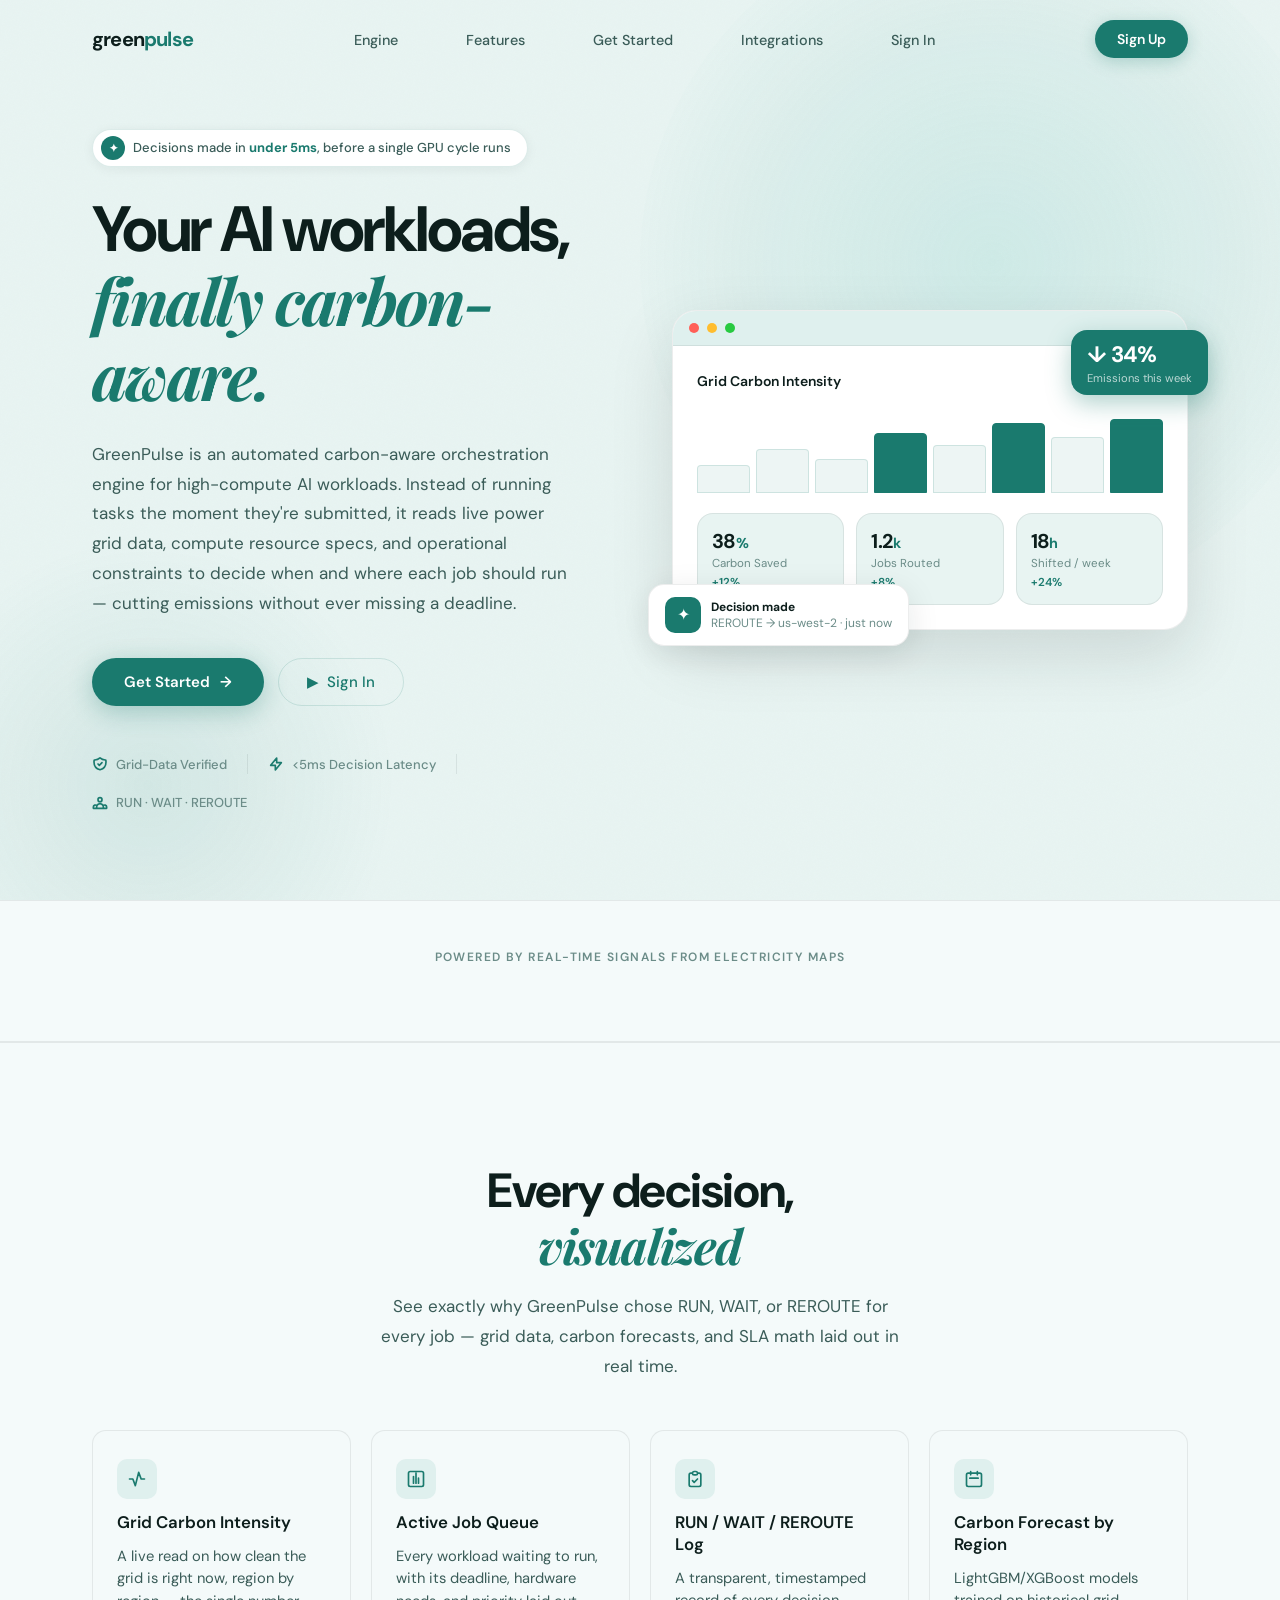
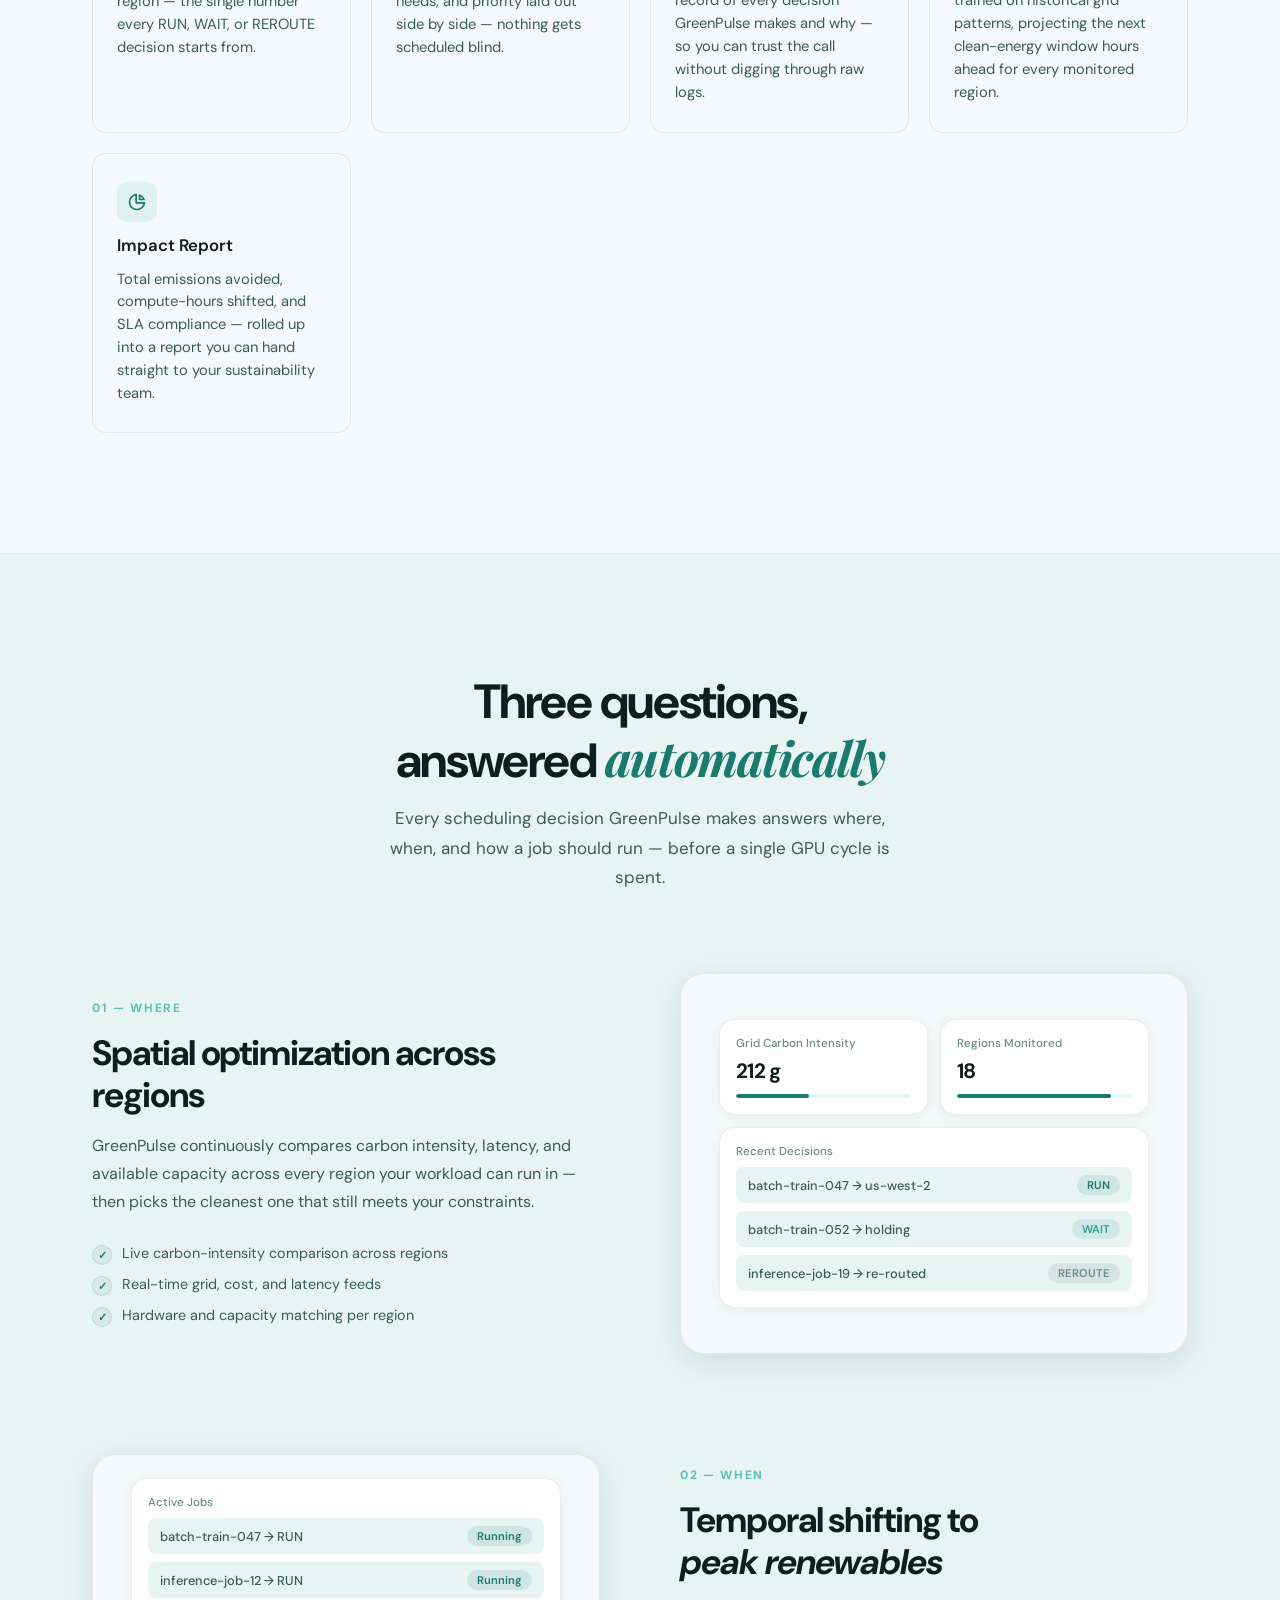
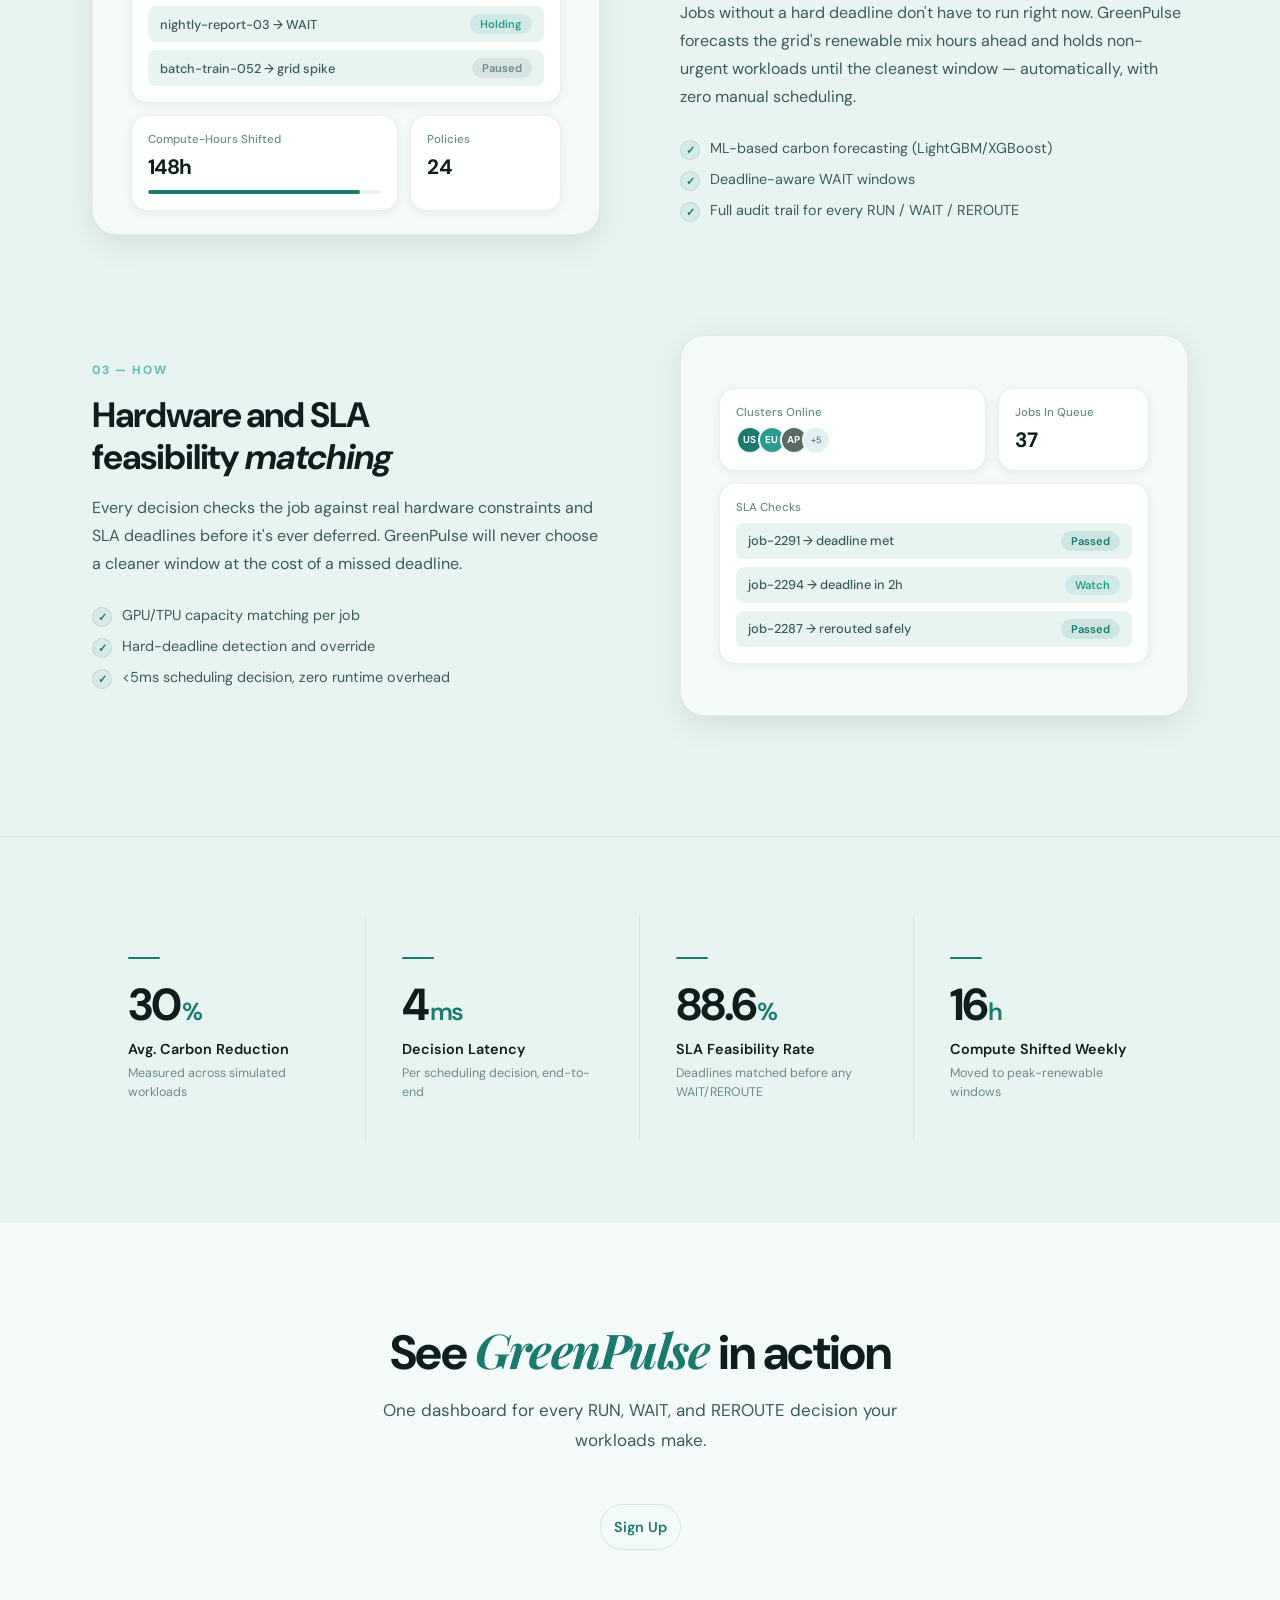
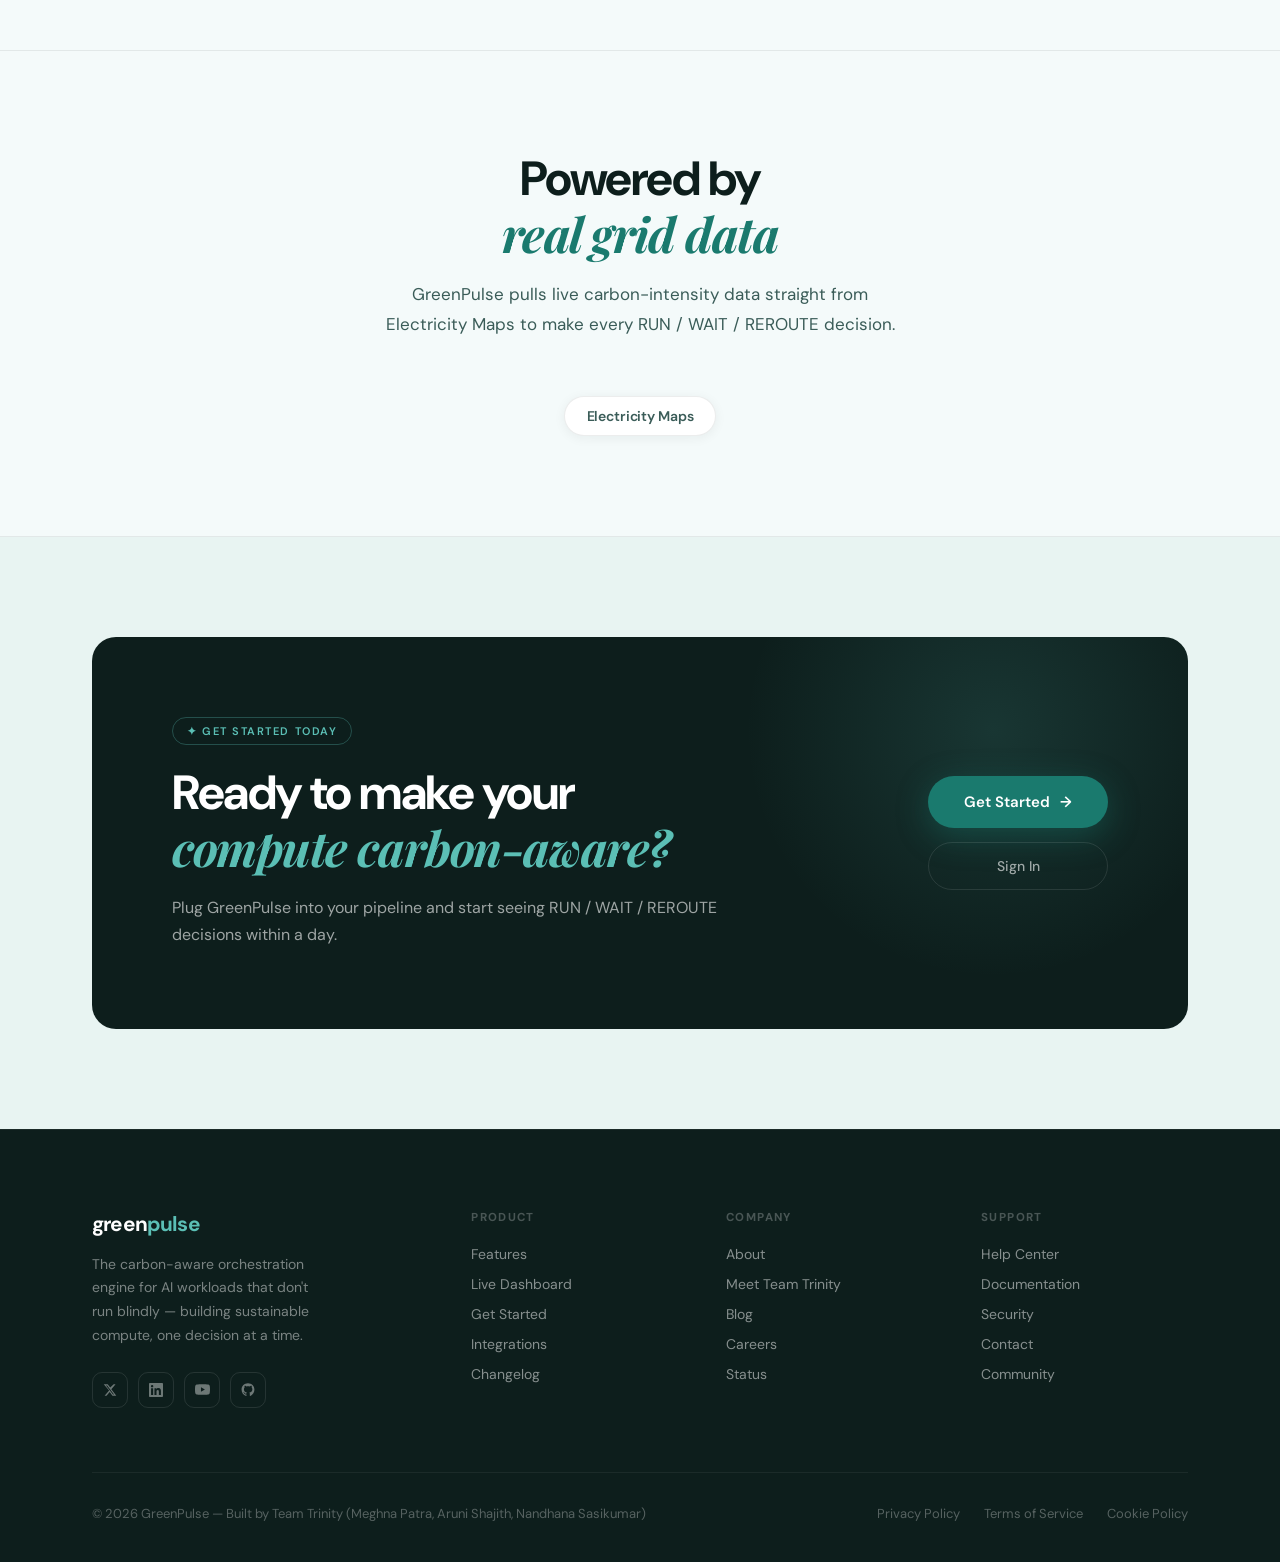
<file: frontend/index.html>
<!DOCTYPE html>
<html lang="en">
<head>
  <meta charset="UTF-8" />
  <meta name="viewport" content="width=device-width, initial-scale=1.0" />
  <title>GreenPulse — Carbon-Aware AI Orchestration</title>
  <!--
  Adapted from TemplateMo 622 Clearwave (https://templatemo.com/tm-622-clearwave)
  Content rewritten for GreenPulse — Team Trinity
  Keep the original templatemo-622-clearwave.css / .js and images/ folder
  alongside this file, or update the links/paths below to match your own assets.
  -->
  <link rel="preconnect" href="https://fonts.googleapis.com" />
  <link rel="preconnect" href="https://fonts.gstatic.com" crossorigin />
  <link href="https://fonts.googleapis.com/css2?family=DM+Sans:ital,opsz,wght@0,9..40,300;0,9..40,400;0,9..40,500;0,9..40,600;0,9..40,700;1,9..40,300&family=Playfair+Display:ital,wght@0,700;1,600&display=swap" rel="stylesheet" />

  <link rel="stylesheet" href="templatemo-622-clearwave.css" />
</head>
<body>

  <!-- ── MOBILE MENU ── -->
  <div class="mobile-menu" id="mobileMenu" role="dialog" aria-modal="true" aria-label="Navigation">
    <a href="#screens">Engine</a>
    <a href="#features">Features</a>
    <a href="#get-started">Get Started</a>
    <a href="#integrations">Integrations</a>
    <a href="login.html">Sign In</a>
    <a href="signup.html" class="mobile-cta btn-primary">Sign Up</a>
  </div>

  <!-- ── 1. NAV ── -->
  <nav class="nav" id="mainNav" role="navigation" aria-label="Main navigation">
    <div class="nav-inner">
      <a href="#" class="nav-logo">green<span>pulse</span></a>
      <ul class="nav-links" role="list">
        <li><a href="#screens">Engine</a></li>
        <li><a href="#features">Features</a></li>
        <li><a href="#get-started">Get Started</a></li>
        <li><a href="#integrations">Integrations</a></li>
        <li><a href="login.html">Sign In</a></li>
      </ul>
      <div class="nav-cta">
        <a href="signup.html" class="btn-primary">Sign Up</a>
      </div>
      <button class="nav-hamburger" id="hamburger" aria-label="Toggle menu" aria-expanded="false">
        <span></span><span></span><span></span>
      </button>
    </div>
  </nav>

  <!-- ── 2. HERO ── -->
  <section class="hero">
    <div class="container">
      <div class="hero-inner">
        <div class="hero-content">
          <div class="hero-badge reveal">
            <div class="hero-badge-dot">✦</div>
            <span>Decisions made in <strong>under 5ms</strong>, before a single GPU cycle runs</span>
          </div>
          <h1 class="hero-title reveal reveal-delay-1">
            Your AI workloads,<br><em>finally carbon-aware.</em>
          </h1>
          <p class="hero-sub reveal reveal-delay-2">
            GreenPulse is an automated carbon-aware orchestration engine for high-compute AI workloads. Instead of running tasks the moment they're submitted, it reads live power grid data, compute resource specs, and operational constraints to decide when and where each job should run — cutting emissions without ever missing a deadline.
          </p>
          <div class="hero-actions reveal reveal-delay-3">
            <a href="signup.html" class="btn-primary-lg">
              Get Started
              <span class="btn-arrow">→</span>
            </a>
            <a href="login.html" class="btn-outline-lg">
              <span>▶</span> Sign In
            </a>
          </div>
          <div class="hero-trust reveal reveal-delay-4">
            <div class="trust-item">
              <svg width="16" height="16" fill="none" viewBox="0 0 24 24" stroke="currentColor" stroke-width="2.5"><path stroke-linecap="round" stroke-linejoin="round" d="M9 12l2 2 4-4m5.618-4.016A11.955 11.955 0 0112 2.944a11.955 11.955 0 01-8.618 3.04A12.02 12.02 0 003 9c0 5.591 3.824 10.29 9 11.622 5.176-1.332 9-6.03 9-11.622 0-1.042-.133-2.052-.382-3.016z"/></svg>
              Grid-Data Verified
            </div>
            <div class="trust-divider"></div>
            <div class="trust-item">
              <svg width="16" height="16" fill="none" viewBox="0 0 24 24" stroke="currentColor" stroke-width="2.5"><path stroke-linecap="round" stroke-linejoin="round" d="M13 10V3L4 14h7v7l9-11h-7z"/></svg>
              &lt;5ms Decision Latency
            </div>
            <div class="trust-divider"></div>
            <div class="trust-item">
              <svg width="16" height="16" fill="none" viewBox="0 0 24 24" stroke="currentColor" stroke-width="2.5"><path stroke-linecap="round" stroke-linejoin="round" d="M17 20h5v-2a3 3 0 00-5.356-1.857M17 20H7m10 0v-2c0-.656-.126-1.283-.356-1.857M7 20H2v-2a3 3 0 015.356-1.857M7 20v-2c0-.656.126-1.283.356-1.857m0 0a5.002 5.002 0 019.288 0M15 7a3 3 0 11-6 0 3 3 0 016 0z"/></svg>
              RUN · WAIT · REROUTE
            </div>
          </div>
        </div>
        <div class="hero-visual reveal reveal-delay-2">
          <div class="hero-dashboard">
            <div class="dashboard-bar">
              <div class="db-dot"></div><div class="db-dot"></div><div class="db-dot"></div>
            </div>
            <div class="dashboard-body">
              <div class="db-header">
                <div class="db-title">Grid Carbon Intensity</div>
                <div class="db-tag">Live</div>
              </div>
              <div class="db-chart">
                <div class="db-bar" style="height:35%"></div>
                <div class="db-bar" style="height:55%"></div>
                <div class="db-bar" style="height:42%"></div>
                <div class="db-bar active" style="height:75%"></div>
                <div class="db-bar" style="height:60%"></div>
                <div class="db-bar active" style="height:88%"></div>
                <div class="db-bar" style="height:70%"></div>
                <div class="db-bar active" style="height:92%"></div>
              </div>
              <div class="db-stats">
                <div class="db-stat">
                  <div class="db-stat-val">38<span style="font-size:.9rem;color:var(--accent)">%</span></div>
                  <div class="db-stat-label">Carbon Saved</div>
                  <div class="db-stat-change">+12%</div>
                </div>
                <div class="db-stat">
                  <div class="db-stat-val">1.2<span style="font-size:.9rem;color:var(--accent)">k</span></div>
                  <div class="db-stat-label">Jobs Routed</div>
                  <div class="db-stat-change">+8%</div>
                </div>
                <div class="db-stat">
                  <div class="db-stat-val">18<span style="font-size:.9rem;color:var(--accent)">h</span></div>
                  <div class="db-stat-label">Shifted / week</div>
                  <div class="db-stat-change">+24%</div>
                </div>
              </div>
            </div>
          </div>
          <div class="hero-float-badge">
            <div class="float-badge-icon">✦</div>
            <div class="float-badge-text">
              <strong>Decision made</strong>
              <span>REROUTE → us-west-2 · just now</span>
            </div>
          </div>
          <div class="hero-float-badge-2">
            <div class="float-badge-2-val">↓ 34%</div>
            <div class="float-badge-2-label">Emissions this week</div>
          </div>
        </div>
      </div>
    </div>
  </section>

  <!-- ── 3. DATA SOURCE ── -->
  <div class="ticker-section">
    <div class="ticker-label">Powered by real-time signals from Electricity Maps</div>
  </div>

  <!-- ── 5. 3D PHONE CAROUSEL ── -->
  <section class="carousel-section" id="screens">
    <div class="container">
      <div class="carousel-header">
        <h2 class="section-title reveal reveal-delay-1">Every decision,<br><em>visualized</em></h2>
        <p class="section-sub reveal reveal-delay-2">See exactly why GreenPulse chose RUN, WAIT, or REROUTE for every job — grid data, carbon forecasts, and SLA math laid out in real time.</p>
      </div>
    </div>
    <div class="container">
      <div class="gp-screens-grid">

        <div class="gp-screen-card reveal">
          <div class="gp-screen-icon">
            <svg width="20" height="20" fill="none" viewBox="0 0 24 24" stroke="currentColor" stroke-width="2"><path stroke-linecap="round" stroke-linejoin="round" d="M3 12h4l3 8 4-16 3 8h4"/></svg>
          </div>
          <h3 class="gp-screen-title">Grid Carbon Intensity</h3>
          <p class="gp-screen-desc">A live read on how clean the grid is right now, region by region — the single number every RUN, WAIT, or REROUTE decision starts from.</p>
        </div>

        <div class="gp-screen-card reveal reveal-delay-1">
          <div class="gp-screen-icon">
            <svg width="20" height="20" fill="none" viewBox="0 0 24 24" stroke="currentColor" stroke-width="2"><path stroke-linecap="round" stroke-linejoin="round" d="M9 17V9m3 8V5m3 12v-6M5 21h14a2 2 0 002-2V5a2 2 0 00-2-2H5a2 2 0 00-2 2v14a2 2 0 002 2z"/></svg>
          </div>
          <h3 class="gp-screen-title">Active Job Queue</h3>
          <p class="gp-screen-desc">Every workload waiting to run, with its deadline, hardware needs, and priority laid out side by side — nothing gets scheduled blind.</p>
        </div>

        <div class="gp-screen-card reveal reveal-delay-2">
          <div class="gp-screen-icon">
            <svg width="20" height="20" fill="none" viewBox="0 0 24 24" stroke="currentColor" stroke-width="2"><path stroke-linecap="round" stroke-linejoin="round" d="M9 5H7a2 2 0 00-2 2v12a2 2 0 002 2h10a2 2 0 002-2V7a2 2 0 00-2-2h-2M9 5a2 2 0 002 2h2a2 2 0 002-2M9 5a2 2 0 012-2h2a2 2 0 012 2m-6 9l2 2 4-4"/></svg>
          </div>
          <h3 class="gp-screen-title">RUN / WAIT / REROUTE Log</h3>
          <p class="gp-screen-desc">A transparent, timestamped record of every decision GreenPulse makes and why — so you can trust the call without digging through raw logs.</p>
        </div>

        <div class="gp-screen-card reveal reveal-delay-3">
          <div class="gp-screen-icon">
            <svg width="20" height="20" fill="none" viewBox="0 0 24 24" stroke="currentColor" stroke-width="2"><path stroke-linecap="round" stroke-linejoin="round" d="M8 7V3m8 4V3m-9 8h10M5 21h14a2 2 0 002-2V7a2 2 0 00-2-2H5a2 2 0 00-2 2v12a2 2 0 002 2z"/></svg>
          </div>
          <h3 class="gp-screen-title">Carbon Forecast by Region</h3>
          <p class="gp-screen-desc">LightGBM/XGBoost models trained on historical grid patterns, projecting the next clean-energy window hours ahead for every monitored region.</p>
        </div>

        <div class="gp-screen-card reveal">
          <div class="gp-screen-icon">
            <svg width="20" height="20" fill="none" viewBox="0 0 24 24" stroke="currentColor" stroke-width="2"><path stroke-linecap="round" stroke-linejoin="round" d="M11 3.055A9.001 9.001 0 1020.945 13H11V3.055z"/><path stroke-linecap="round" stroke-linejoin="round" d="M20.488 9H15V3.512A9.025 9.025 0 0120.488 9z"/></svg>
          </div>
          <h3 class="gp-screen-title">Impact Report</h3>
          <p class="gp-screen-desc">Total emissions avoided, compute-hours shifted, and SLA compliance — rolled up into a report you can hand straight to your sustainability team.</p>
        </div>

      </div>
    </div>

    <style>
      .gp-screens-grid{display:grid;grid-template-columns:repeat(auto-fit,minmax(230px,1fr));gap:20px;margin-top:48px;}
      .gp-screen-card{background:var(--surface,#fff);border:1px solid var(--border,rgba(0,0,0,.08));border-radius:14px;padding:28px 24px;display:flex;flex-direction:column;gap:12px;}
      .gp-screen-icon{width:40px;height:40px;border-radius:10px;background:var(--bg-alt,rgba(0,0,0,.04));color:var(--accent,#2f6f4e);display:flex;align-items:center;justify-content:center;flex-shrink:0;}
      .gp-screen-title{font-size:1.05rem;font-weight:600;margin:0;color:var(--text,inherit);}
      .gp-screen-desc{font-size:.92rem;line-height:1.55;color:var(--text-2,rgba(0,0,0,.65));margin:0;}
    </style>
  </section>

  <!-- ── 4. FEATURES ── -->
  <section class="features-section" id="features">
    <div class="container">
      <div class="features-header">
        <h2 class="section-title reveal reveal-delay-1">Three questions,<br>answered <em>automatically</em></h2>
        <p class="section-sub reveal reveal-delay-2">Every scheduling decision GreenPulse makes answers where, when, and how a job should run — before a single GPU cycle is spent.</p>
      </div>

      <!-- Feature 1 -->
      <div class="feature-row">
        <div class="feature-content reveal">
          <div class="feature-number">01 — Where</div>
          <h3 class="feature-title">Spatial optimization across regions</h3>
          <p class="feature-desc">GreenPulse continuously compares carbon intensity, latency, and available capacity across every region your workload can run in — then picks the cleanest one that still meets your constraints.</p>
          <div class="feature-checklist">
            <div class="feature-check"><div class="check-icon">✓</div><span>Live carbon-intensity comparison across regions</span></div>
            <div class="feature-check"><div class="check-icon">✓</div><span>Real-time grid, cost, and latency feeds</span></div>
            <div class="feature-check"><div class="check-icon">✓</div><span>Hardware and capacity matching per region</span></div>
          </div>
        </div>
        <div class="feature-visual reveal reveal-delay-1">
          <div class="feature-visual-inner">
            <div class="fv-row">
              <div class="fv-card">
                <div class="fv-card-label">Grid Carbon Intensity</div>
                <div class="fv-card-val">212 g</div>
                <div class="fv-card-bar"><div class="fv-card-bar-fill" style="width:42%"></div></div>
              </div>
              <div class="fv-card">
                <div class="fv-card-label">Regions Monitored</div>
                <div class="fv-card-val">18</div>
                <div class="fv-card-bar"><div class="fv-card-bar-fill" style="width:88%"></div></div>
              </div>
            </div>
            <div class="fv-card">
              <div class="fv-card-label">Recent Decisions</div>
              <div class="fv-list" style="margin-top:8px">
                <div class="fv-list-item"><span class="fv-list-name">batch-train-047 → us-west-2</span><span class="fv-pill green">RUN</span></div>
                <div class="fv-list-item"><span class="fv-list-name">batch-train-052 → holding</span><span class="fv-pill blue">WAIT</span></div>
                <div class="fv-list-item"><span class="fv-list-name">inference-job-19 → re-routed</span><span class="fv-pill dim">REROUTE</span></div>
              </div>
            </div>
          </div>
        </div>
      </div>

      <!-- Feature 2 -->
      <div class="feature-row reverse">
        <div class="feature-content reveal">
          <div class="feature-number">02 — When</div>
          <h3 class="feature-title">Temporal shifting to<br><em>peak renewables</em></h3>
          <p class="feature-desc">Jobs without a hard deadline don't have to run right now. GreenPulse forecasts the grid's renewable mix hours ahead and holds non-urgent workloads until the cleanest window — automatically, with zero manual scheduling.</p>
          <div class="feature-checklist">
            <div class="feature-check"><div class="check-icon">✓</div><span>ML-based carbon forecasting (LightGBM/XGBoost)</span></div>
            <div class="feature-check"><div class="check-icon">✓</div><span>Deadline-aware WAIT windows</span></div>
            <div class="feature-check"><div class="check-icon">✓</div><span>Full audit trail for every RUN / WAIT / REROUTE</span></div>
          </div>
        </div>
        <div class="feature-visual reveal reveal-delay-1">
          <div class="feature-visual-inner">
            <div class="fv-card">
              <div class="fv-card-label">Active Jobs</div>
              <div class="fv-list" style="margin-top:8px">
                <div class="fv-list-item"><span class="fv-list-name">batch-train-047 → RUN</span><span class="fv-pill green">Running</span></div>
                <div class="fv-list-item"><span class="fv-list-name">inference-job-12 → RUN</span><span class="fv-pill green">Running</span></div>
                <div class="fv-list-item"><span class="fv-list-name">nightly-report-03 → WAIT</span><span class="fv-pill blue">Holding</span></div>
                <div class="fv-list-item"><span class="fv-list-name">batch-train-052 → grid spike</span><span class="fv-pill dim">Paused</span></div>
              </div>
            </div>
            <div class="fv-row">
              <div class="fv-card fv-wide">
                <div class="fv-card-label">Compute-Hours Shifted</div>
                <div class="fv-card-val">148h</div>
                <div class="fv-card-bar"><div class="fv-card-bar-fill" style="width:91%"></div></div>
              </div>
              <div class="fv-card">
                <div class="fv-card-label">Policies</div>
                <div class="fv-card-val">24</div>
              </div>
            </div>
          </div>
        </div>
      </div>

      <!-- Feature 3 -->
      <div class="feature-row">
        <div class="feature-content reveal">
          <div class="feature-number">03 — How</div>
          <h3 class="feature-title">Hardware and SLA<br>feasibility <em>matching</em></h3>
          <p class="feature-desc">Every decision checks the job against real hardware constraints and SLA deadlines before it's ever deferred. GreenPulse will never choose a cleaner window at the cost of a missed deadline.</p>
          <div class="feature-checklist">
            <div class="feature-check"><div class="check-icon">✓</div><span>GPU/TPU capacity matching per job</span></div>
            <div class="feature-check"><div class="check-icon">✓</div><span>Hard-deadline detection and override</span></div>
            <div class="feature-check"><div class="check-icon">✓</div><span>&lt;5ms scheduling decision, zero runtime overhead</span></div>
          </div>
        </div>
        <div class="feature-visual reveal reveal-delay-1">
          <div class="feature-visual-inner">
            <div class="fv-row">
              <div class="fv-card fv-wide">
                <div class="fv-card-label">Clusters Online</div>
                <div style="display:flex;gap:-4px;margin-top:6px">
                  <div style="width:28px;height:28px;border-radius:50%;background:var(--accent);border:2px solid var(--surface);display:flex;align-items:center;justify-content:center;font-size:10px;font-weight:700;color:#fff">US</div>
                  <div style="width:28px;height:28px;border-radius:50%;background:var(--accent-mid);border:2px solid var(--surface);display:flex;align-items:center;justify-content:center;font-size:10px;font-weight:700;color:#fff;margin-left:-6px">EU</div>
                  <div style="width:28px;height:28px;border-radius:50%;background:#5A6B66;border:2px solid var(--surface);display:flex;align-items:center;justify-content:center;font-size:10px;font-weight:700;color:#fff;margin-left:-6px">AP</div>
                  <div style="width:28px;height:28px;border-radius:50%;background:var(--bg-alt);border:2px solid var(--surface);display:flex;align-items:center;justify-content:center;font-size:9px;color:var(--text-2);margin-left:-6px">+5</div>
                </div>
              </div>
              <div class="fv-card">
                <div class="fv-card-label">Jobs In Queue</div>
                <div class="fv-card-val">37</div>
              </div>
            </div>
            <div class="fv-card">
              <div class="fv-card-label">SLA Checks</div>
              <div class="fv-list" style="margin-top:8px">
                <div class="fv-list-item"><span class="fv-list-name">job-2291 → deadline met</span><span class="fv-pill green">Passed</span></div>
                <div class="fv-list-item"><span class="fv-list-name">job-2294 → deadline in 2h</span><span class="fv-pill blue">Watch</span></div>
                <div class="fv-list-item"><span class="fv-list-name">job-2287 → rerouted safely</span><span class="fv-pill green">Passed</span></div>
              </div>
            </div>
          </div>
        </div>
      </div>
    </div>
  </section>

  <!-- ── 6. STATS ── -->
  <section class="stats-section">
    <div class="container">
      <div class="stats-grid">
        <div class="stat-card reveal">
          <div class="stat-rule"></div>
          <div class="stat-value"><span class="stat-num" data-target="34">0</span><span class="stat-suffix">%</span></div>
          <div class="stat-label">Avg. Carbon Reduction</div>
          <div class="stat-sublabel">Measured across simulated workloads</div>
        </div>
        <div class="stat-card reveal reveal-delay-1">
          <div class="stat-rule"></div>
          <div class="stat-value"><span class="stat-num" data-target="5">0</span><span class="stat-suffix">ms</span></div>
          <div class="stat-label">Decision Latency</div>
          <div class="stat-sublabel">Per scheduling decision, end-to-end</div>
        </div>
        <div class="stat-card reveal reveal-delay-2">
          <div class="stat-rule"></div>
          <div class="stat-value"><span class="stat-num" data-target="99" data-decimal="9">0</span><span class="stat-suffix">%</span></div>
          <div class="stat-label">SLA Feasibility Rate</div>
          <div class="stat-sublabel">Deadlines matched before any WAIT/REROUTE</div>
        </div>
        <div class="stat-card reveal reveal-delay-3">
          <div class="stat-rule"></div>
          <div class="stat-value"><span class="stat-num" data-target="18">0</span><span class="stat-suffix">h</span></div>
          <div class="stat-label">Compute Shifted Weekly</div>
          <div class="stat-sublabel">Moved to peak-renewable windows</div>
        </div>
      </div>
    </div>
  </section>

  <!-- ── 7. GET STARTED ── -->
  <section class="pricing-section" id="get-started">
    <div class="container">
      <div class="pricing-header">
        <h2 class="section-title reveal reveal-delay-1">See <em>GreenPulse</em> in action</h2>
        <p class="section-sub reveal reveal-delay-2">One dashboard for every RUN, WAIT, and REROUTE decision your workloads make.</p>
      </div>
      <div style="display:flex;justify-content:center;margin-top:32px;">
        <a href="signup.html" class="pricing-cta" style="max-width:280px;">Sign Up</a>
      </div>
    </div>
  </section>


  <!-- ── 9. INTEGRATIONS ── -->
  <section class="integrations-section" id="integrations">
    <div class="container">
      <div class="integrations-header">
        <h2 class="section-title reveal reveal-delay-1">Powered by<br><em>real grid data</em></h2>
        <p class="section-sub reveal reveal-delay-2">GreenPulse pulls live carbon-intensity data straight from Electricity Maps to make every RUN / WAIT / REROUTE decision.</p>
      </div>
      <div class="integrations-grid">
        <a href="https://app.electricitymaps.com/map/live/fifteen_minutes" target="_blank" rel="noopener" class="integration-tile reveal" style="text-decoration:none;color:inherit;"><div class="integration-name">Electricity Maps</div></a>
      </div>
    </div>
  </section>


  <!-- ── 11. CTA BANNER ── -->
  <section class="cta-section">
    <div class="container">
      <div class="cta-inner reveal">
        <div class="cta-content">
          <div class="cta-label">✦ Get Started Today</div>
          <h2 class="cta-title">Ready to make your<br><em>compute carbon-aware?</em></h2>
          <p class="cta-sub">Plug GreenPulse into your pipeline and start seeing RUN / WAIT / REROUTE decisions within a day.</p>
        </div>
        <div class="cta-actions">
          <a href="signup.html" class="btn-cta-primary">
            Get Started
            <span>→</span>
          </a>
          <a href="login.html" class="btn-cta-ghost">Sign In</a>
        </div>
      </div>
    </div>
  </section>

  <!-- ── 12. FOOTER ── -->
  <footer class="footer">
    <div class="container">
      <div class="footer-grid">
        <div class="footer-brand">
          <a href="#" class="nav-logo">green<span style="color:var(--accent-light)">pulse</span></a>
          <p class="footer-brand-desc">The carbon-aware orchestration engine for AI workloads that don't run blindly — building sustainable compute, one decision at a time.</p>
          <div class="footer-socials">
            <a href="#" class="social-btn" aria-label="Twitter / X">
              <svg width="14" height="14" viewBox="0 0 24 24" fill="currentColor"><path d="M18.244 2.25h3.308l-7.227 8.26 8.502 11.24H16.17l-4.714-6.231-5.401 6.231H2.744l7.73-8.835L1.254 2.25H8.08l4.253 5.622zm-1.161 17.52h1.833L7.084 4.126H5.117z"/></svg>
            </a>
            <a href="#" class="social-btn" aria-label="LinkedIn">
              <svg width="14" height="14" viewBox="0 0 24 24" fill="currentColor"><path d="M20.447 20.452h-3.554v-5.569c0-1.328-.027-3.037-1.852-3.037-1.853 0-2.136 1.445-2.136 2.939v5.667H9.351V9h3.414v1.561h.046c.477-.9 1.637-1.85 3.37-1.85 3.601 0 4.267 2.37 4.267 5.455v6.286zM5.337 7.433a2.062 2.062 0 01-2.063-2.065 2.064 2.064 0 112.063 2.065zm1.782 13.019H3.555V9h3.564v11.452zM22.225 0H1.771C.792 0 0 .774 0 1.729v20.542C0 23.227.792 24 1.771 24h20.451C23.2 24 24 23.227 24 22.271V1.729C24 .774 23.2 0 22.222 0h.003z"/></svg>
            </a>
            <a href="#" class="social-btn" aria-label="YouTube">
              <svg width="15" height="15" viewBox="0 0 24 24" fill="currentColor"><path d="M23.498 6.186a3.016 3.016 0 00-2.122-2.136C19.505 3.545 12 3.545 12 3.545s-7.505 0-9.377.505A3.017 3.017 0 00.502 6.186C0 8.07 0 12 0 12s0 3.93.502 5.814a3.016 3.016 0 002.122 2.136c1.871.505 9.376.505 9.376.505s7.505 0 9.377-.505a3.015 3.015 0 002.122-2.136C24 15.93 24 12 24 12s0-3.93-.502-5.814zM9.545 15.568V8.432L15.818 12l-6.273 3.568z"/></svg>
            </a>
            <a href="#" class="social-btn" aria-label="GitHub">
              <svg width="14" height="14" viewBox="0 0 24 24" fill="currentColor"><path d="M12 .5C5.73.5.98 5.24.98 11.5c0 4.97 3.22 9.19 7.69 10.68.56.1.77-.24.77-.54 0-.27-.01-1.15-.02-2.09-3.13.68-3.79-1.34-3.79-1.34-.51-1.3-1.25-1.65-1.25-1.65-1.02-.7.08-.69.08-.69 1.13.08 1.72 1.16 1.72 1.16 1 1.72 2.63 1.22 3.27.93.1-.73.39-1.22.71-1.5-2.5-.28-5.13-1.25-5.13-5.56 0-1.23.44-2.23 1.16-3.02-.12-.29-.5-1.44.11-3 0 0 .95-.3 3.12 1.15.9-.25 1.87-.38 2.83-.38.96 0 1.93.13 2.83.38 2.17-1.45 3.12-1.15 3.12-1.15.61 1.56.23 2.71.11 3 .72.79 1.16 1.79 1.16 3.02 0 4.32-2.63 5.28-5.14 5.56.4.35.76 1.03.76 2.08 0 1.5-.01 2.71-.01 3.08 0 .3.2.65.78.54C19.78 20.68 23 16.46 23 11.5 23 5.24 18.27.5 12 .5z"/></svg>
            </a>
          </div>
        </div>
        <div>
          <div class="footer-col-label">Product</div>
          <div class="footer-links">
            <a href="#features">Features</a>
            <a href="#screens">Live Dashboard</a>
            <a href="#get-started">Get Started</a>
            <a href="#integrations">Integrations</a>
            <a href="#">Changelog</a>
          </div>
        </div>
        <div>
          <div class="footer-col-label">Company</div>
          <div class="footer-links">
            <a href="#">About</a>
            <a href="#">Meet Team Trinity</a>
            <a href="#">Blog</a>
            <a href="#">Careers</a>
            <a href="#">Status</a>
          </div>
        </div>
        <div>
          <div class="footer-col-label">Support</div>
          <div class="footer-links">
            <a href="#">Help Center</a>
            <a href="#">Documentation</a>
            <a href="#">Security</a>
            <a href="#">Contact</a>
            <a href="#">Community</a>
          </div>
        </div>
      </div>
      <div class="footer-bottom">
        <div class="footer-copy">
          © 2026 GreenPulse — Built by Team Trinity (Meghna Patra, Aruni Shajith, Nandhana Sasikumar)
        </div>
        <div class="footer-legal">
          <a href="#">Privacy Policy</a>
          <a href="#">Terms of Service</a>
          <a href="#">Cookie Policy</a>
        </div>
      </div>
    </div>
  </footer>

  <script src="templatemo-622-clearwave.js"></script>
</body>
</html>
</file>
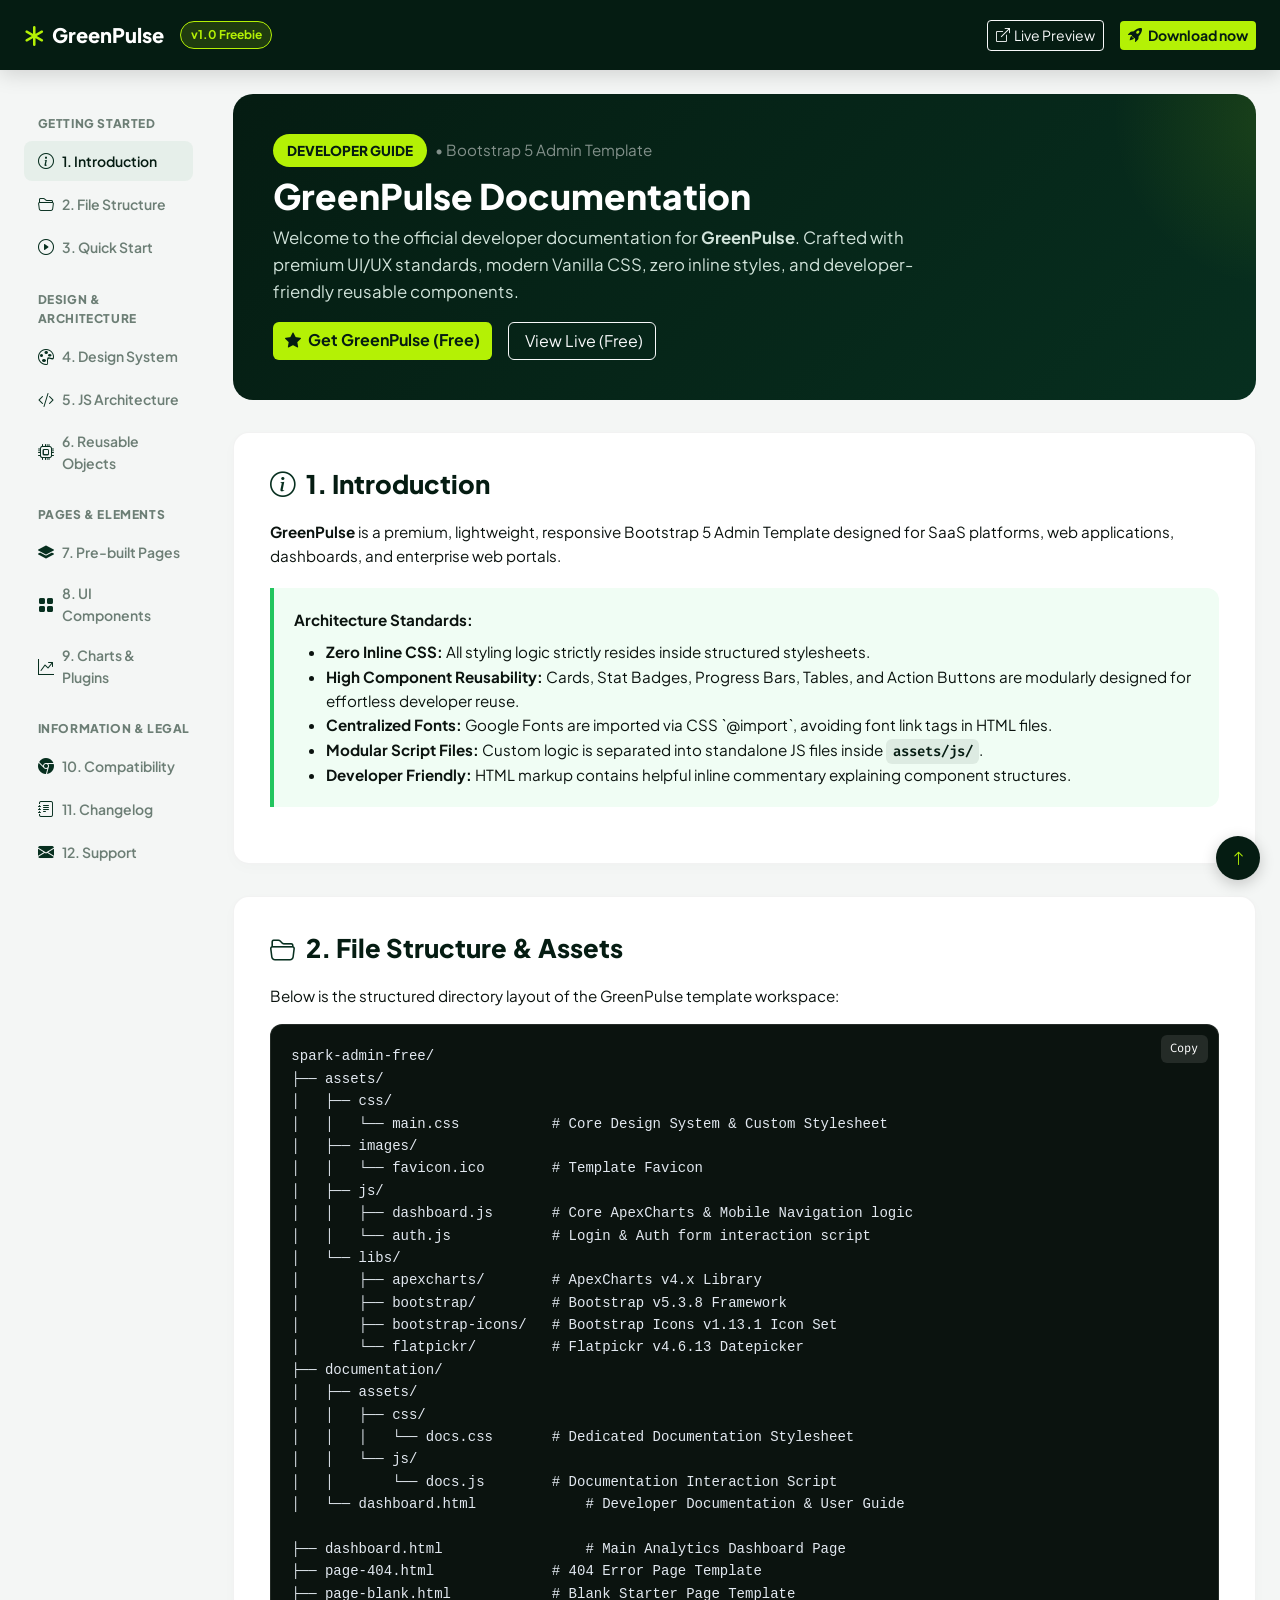
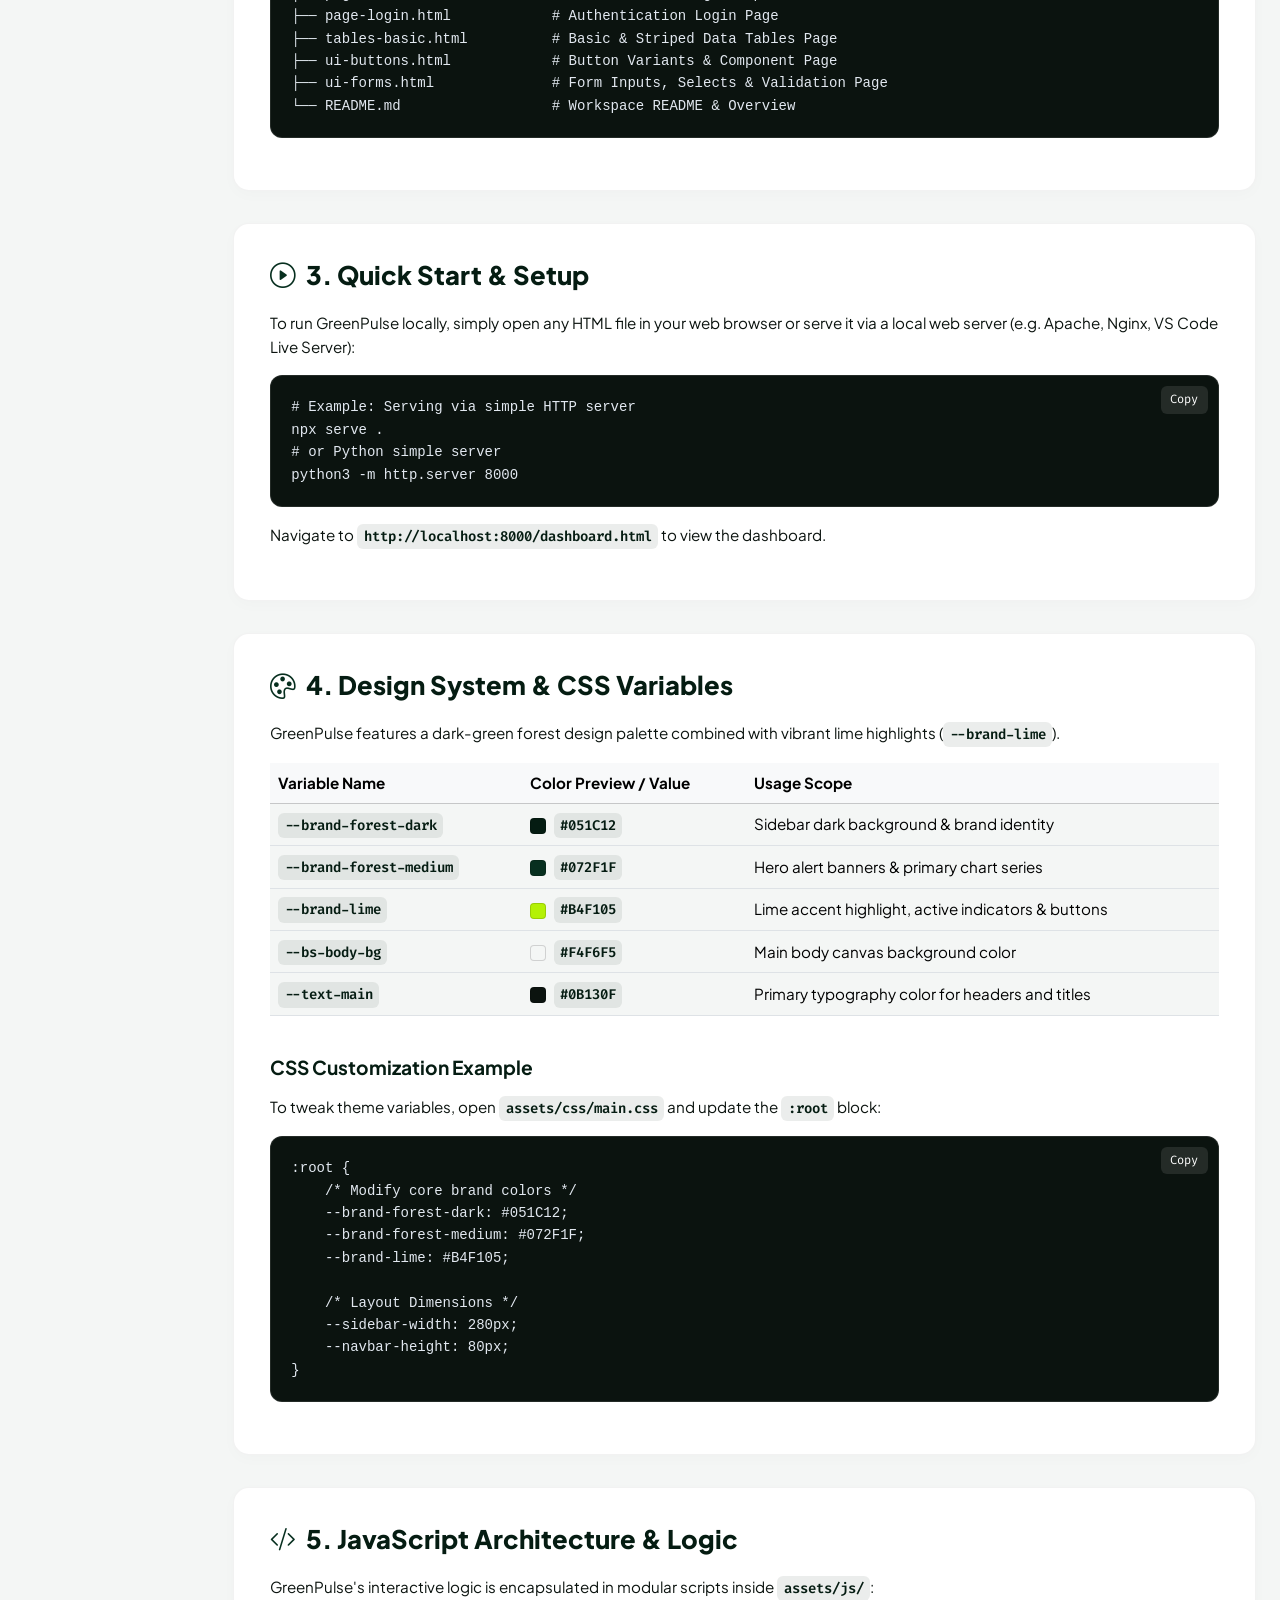
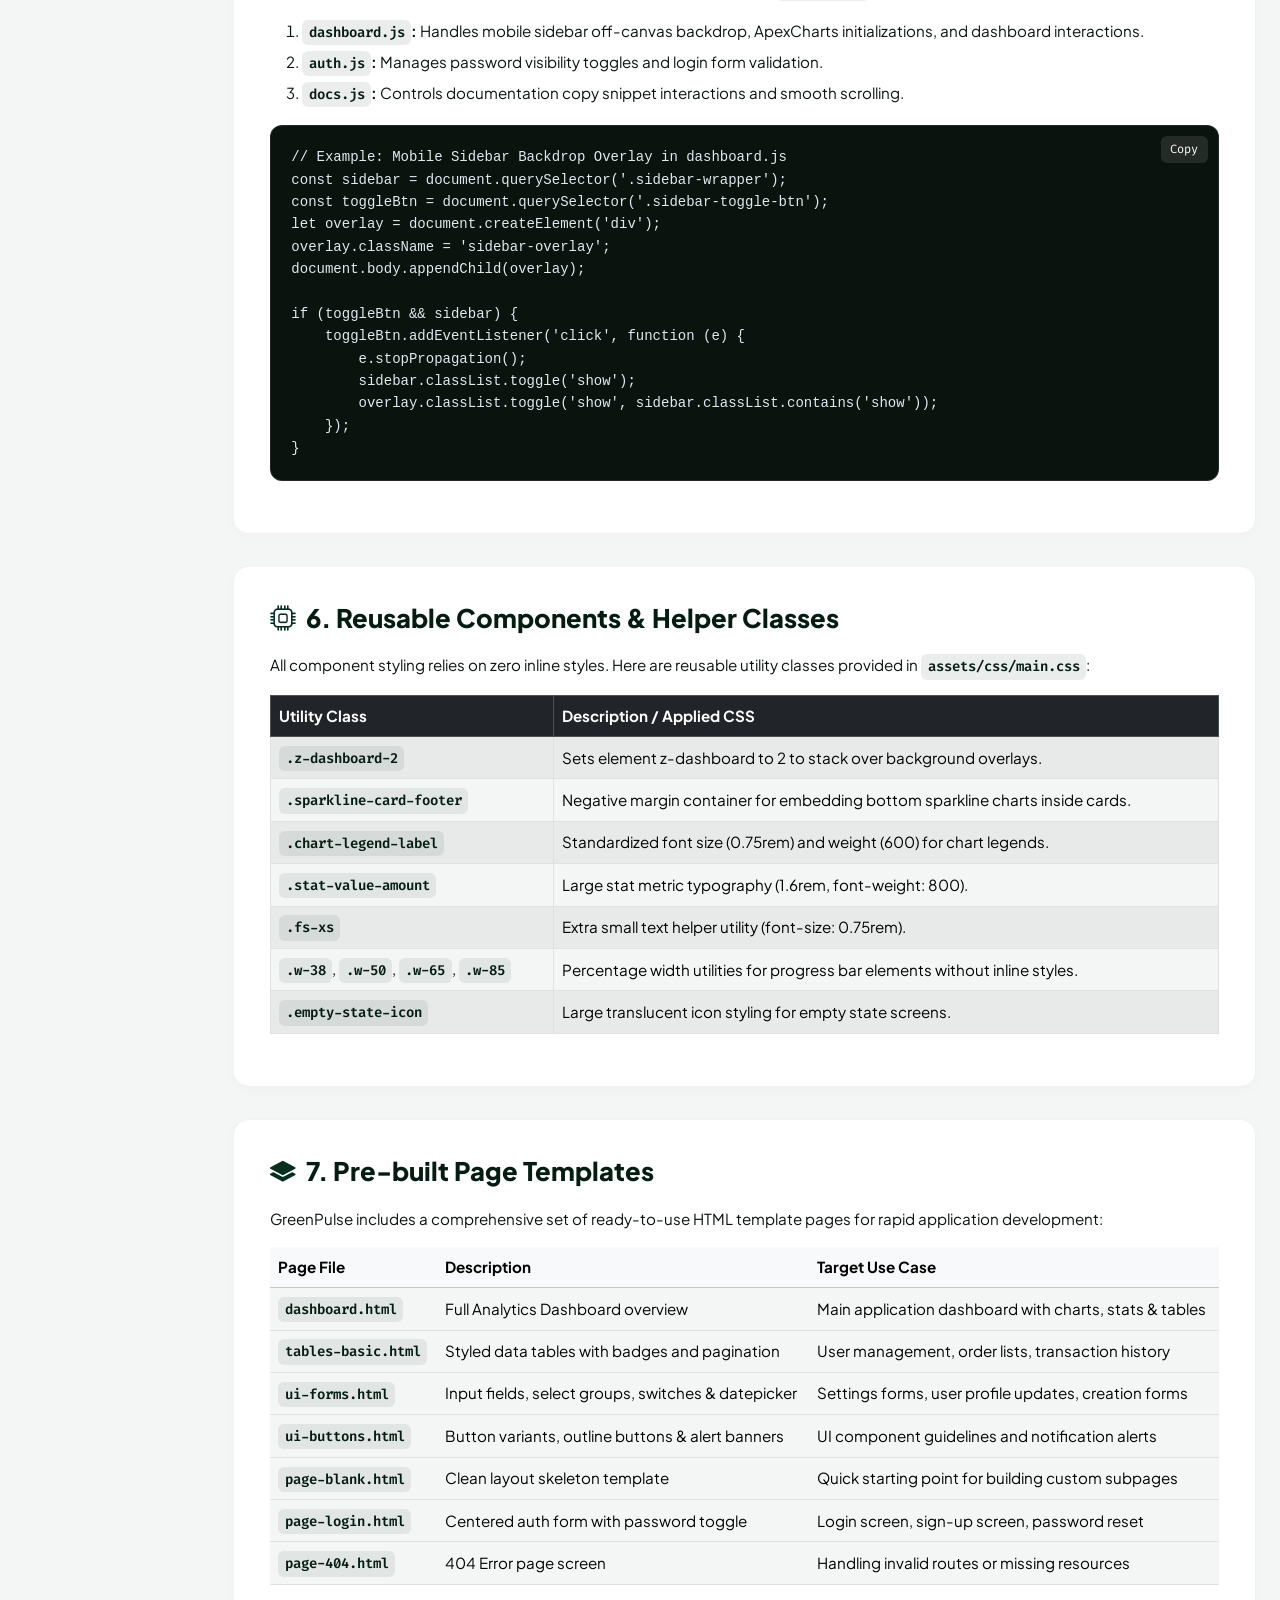
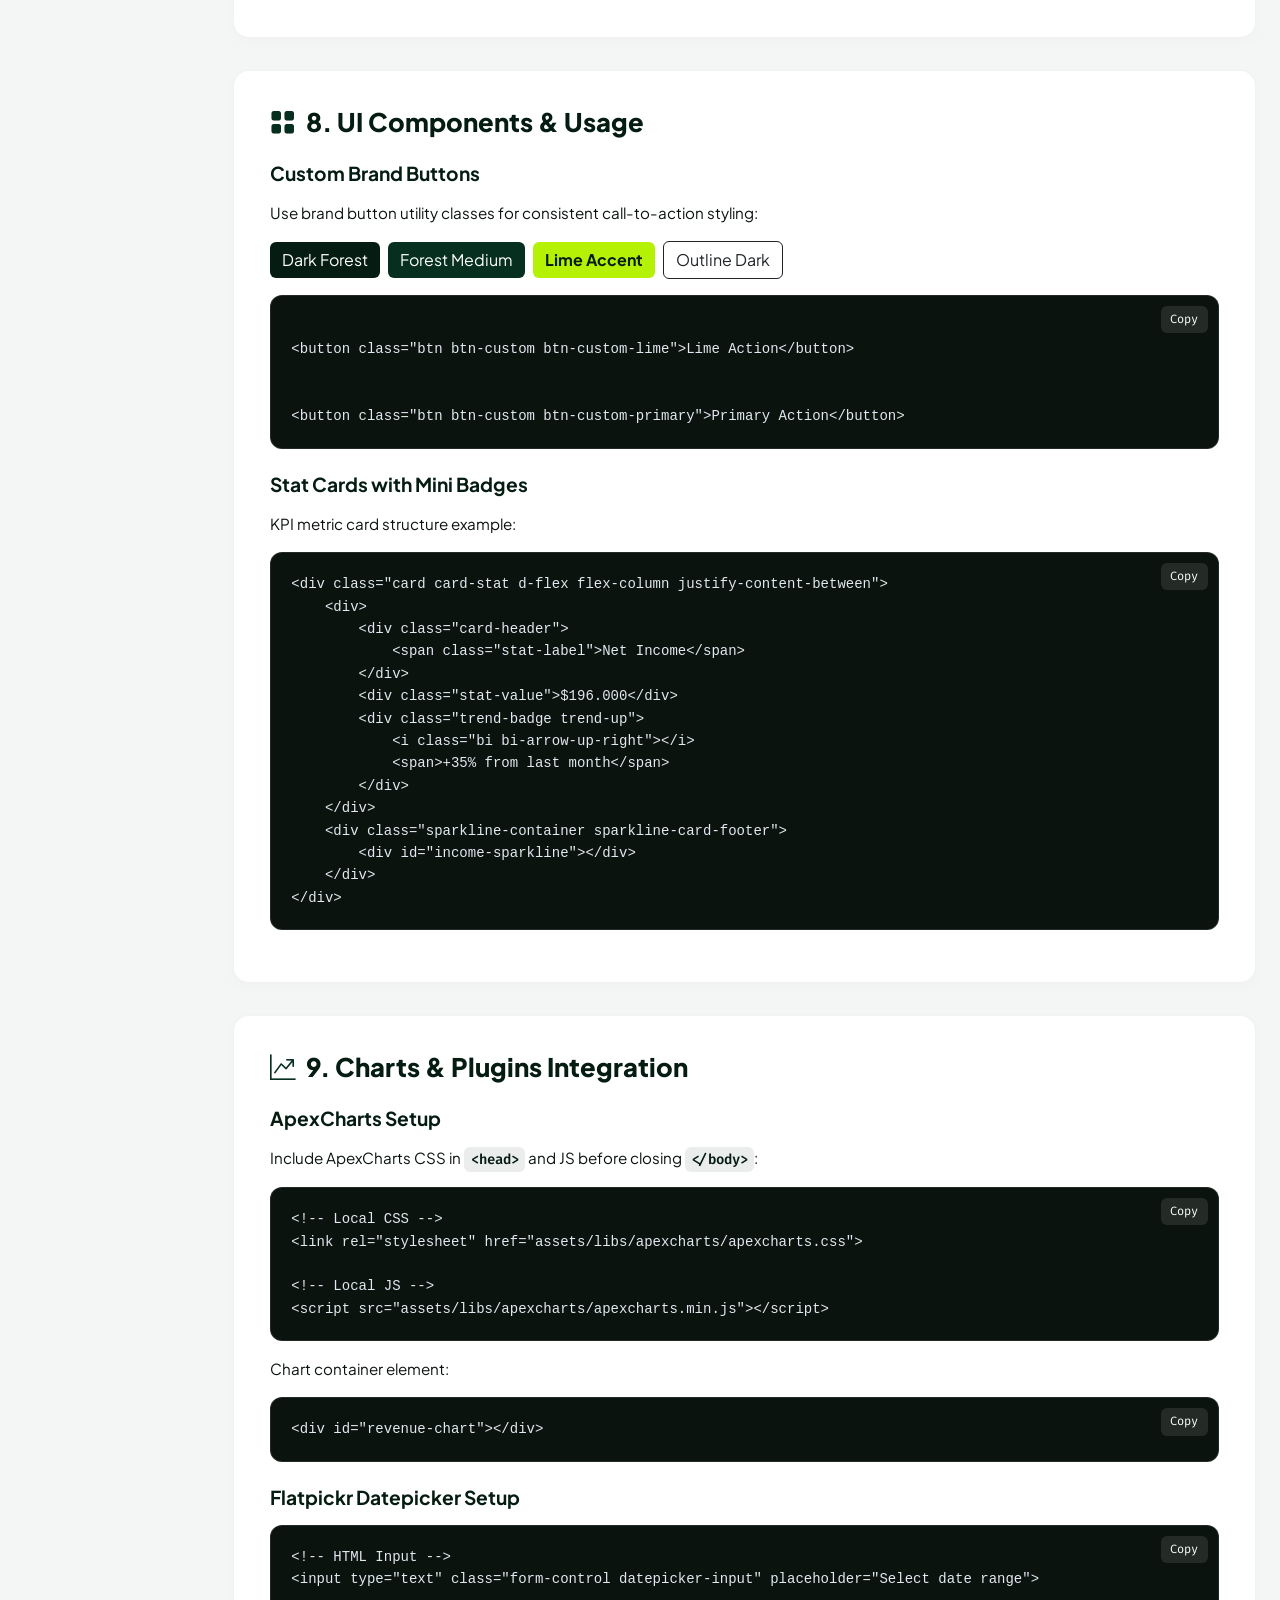
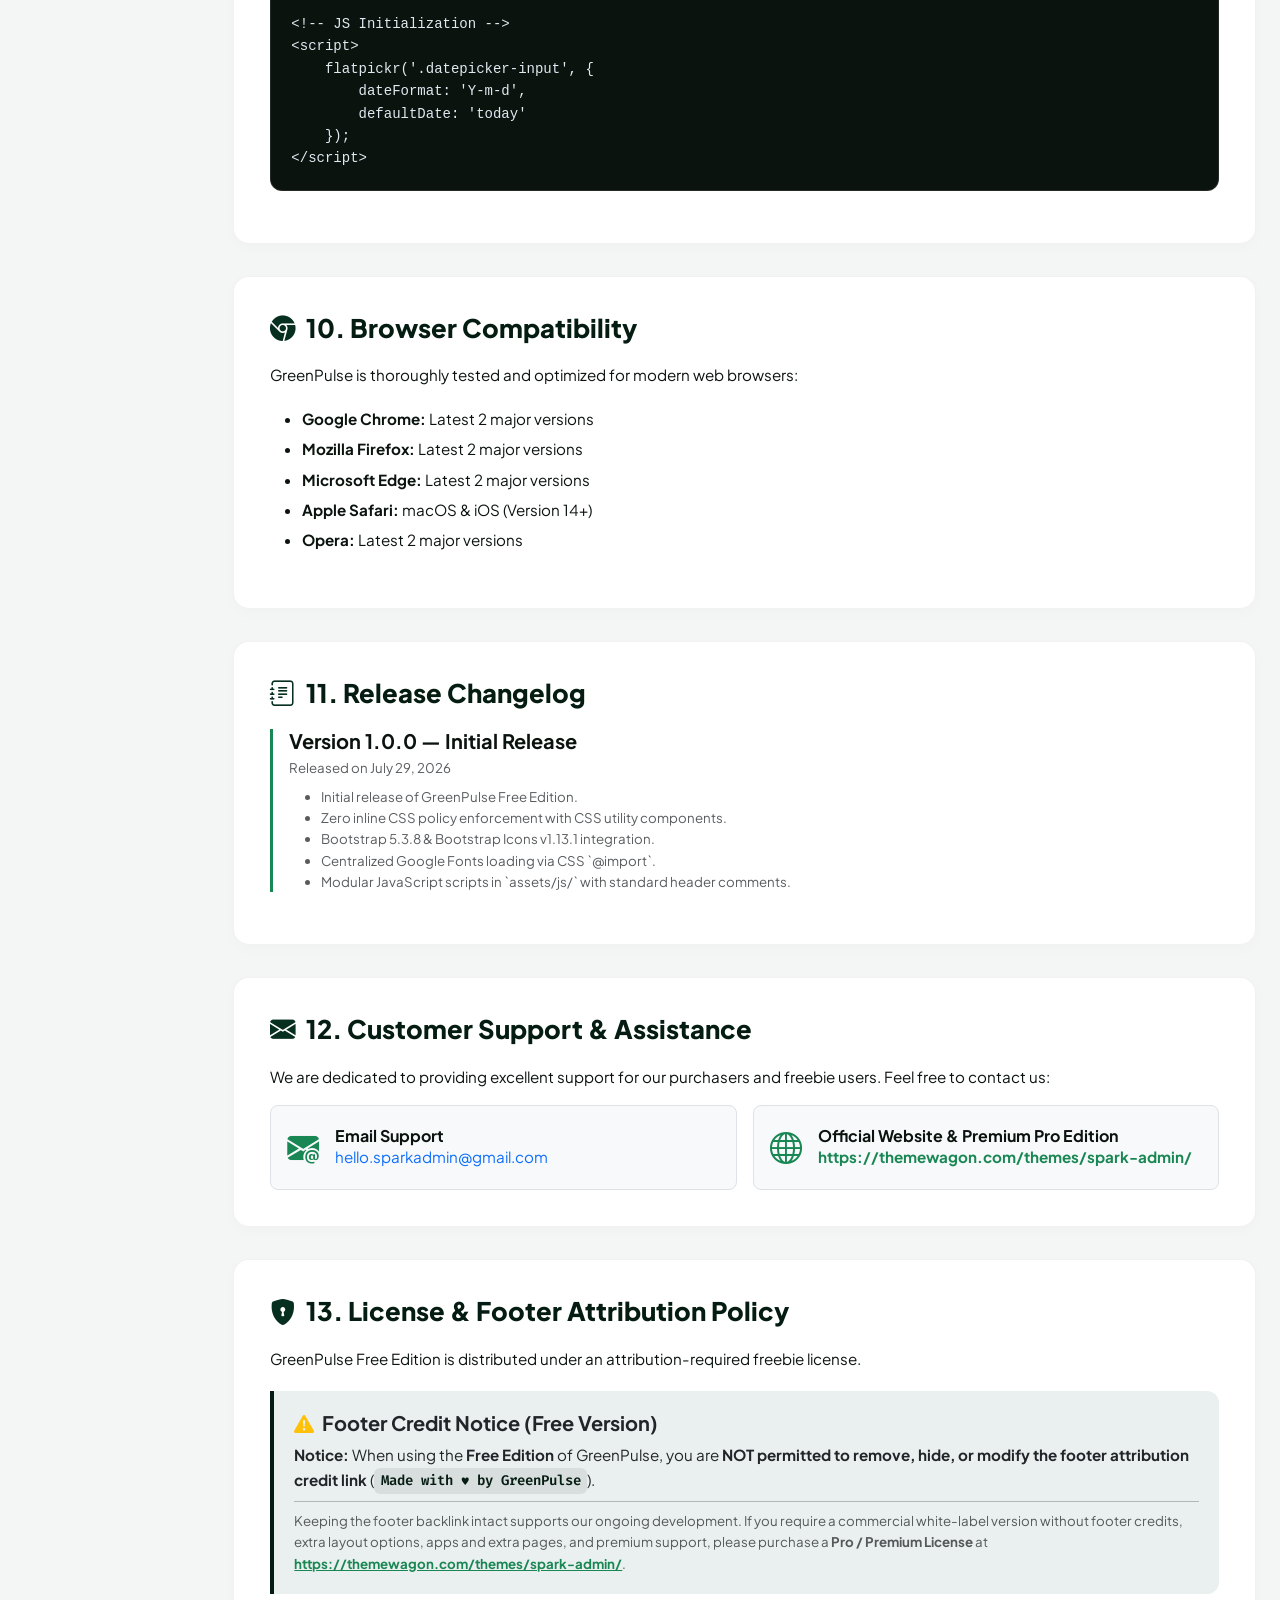
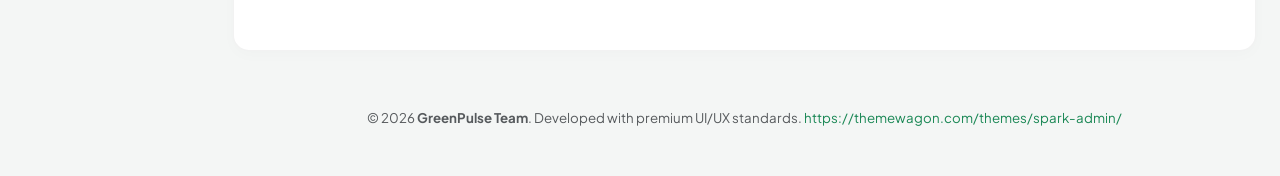
<file: frontend/documentation/index.html>
<!DOCTYPE html>
<html lang="en">

<head>
  <meta charset="UTF-8">
  <meta name="viewport" content="width=device-width, initial-scale=1.0">
  <title>GreenPulse - Documentation & Developer Guide</title>

  <!-- Meta Information -->
  <meta name="description"
    content="Official documentation and developer guide for GreenPulse - Bootstrap 5 Admin Dashboard Template.">
  <meta name="author" content="GreenPulse Team">

  <!-- Favicon -->
  <link rel="icon" type="image/png" href="../assets/images/favicon.ico">

  <!-- Bootstrap 5 CSS & Icons -->
  <link rel="stylesheet" href="../assets/libs/bootstrap/css/bootstrap.min.css">
  <link rel="stylesheet" href="../assets/libs/bootstrap-icons/bootstrap-icons.css">

  <!-- Custom Documentation Stylesheet (Google Fonts imported via CSS) -->
  <link rel="stylesheet" href="assets/css/docs.css">
</head>

<body>

  <!-- Header Navigation -->
  <header class="doc-navbar d-flex align-items-center">
    <div class="container-fluid px-4 d-flex align-items-center justify-content-between">
      <div class="d-flex align-items-center gap-3">
        <a href="../dashboard.html" class="doc-brand">
          <i class="bi bi-asterisk"></i>
          <span>GreenPulse</span>
        </a>
        <span class="doc-version-badge">v1.0 Freebie</span>
      </div>
      <div class="d-flex align-items-center gap-3">
        <a href="https://themewagon.github.io/spark-admin/" target="_blank"
          class="btn btn-sm btn-outline-light d-none d-md-inline-flex align-items-center gap-1">
          <i class="bi bi-box-arrow-up-right"></i> Live Preview
        </a>
        <a href="https://themewagon.com/themes/spark-admin/" target="_blank" class="btn btn-sm btn-doc-lime">
          <i class="bi bi-rocket-takeoff-fill me-1"></i> Download now
        </a>
      </div>
    </div>
  </header>

  <!-- Main Content Layout -->
  <div class="container-fluid px-4 py-4">
    <div class="row">

      <!-- Sticky Sidebar Navigation -->
      <div class="col-lg-3 col-xl-2">
        <div class="doc-sidebar">
          <div class="doc-sidebar-title">Getting Started</div>
          <nav class="nav flex-column">
            <a class="nav-link active" href="#introduction"><i class="bi bi-info-circle"></i> 1. Introduction</a>
            <a class="nav-link" href="#file-structure"><i class="bi bi-folder2-open"></i> 2. File Structure</a>
            <a class="nav-link" href="#quick-start"><i class="bi bi-play-circle"></i> 3. Quick Start</a>
          </nav>

          <div class="doc-sidebar-title">Design & Architecture</div>
          <nav class="nav flex-column">
            <a class="nav-link" href="#design-system"><i class="bi bi-palette"></i> 4. Design System</a>
            <a class="nav-link" href="#javascript"><i class="bi bi-code-slash"></i> 5. JS Architecture</a>
            <a class="nav-link" href="#reusable-components"><i class="bi bi-cpu"></i> 6. Reusable Objects</a>
          </nav>

          <div class="doc-sidebar-title">Pages & Elements</div>
          <nav class="nav flex-column">
            <a class="nav-link" href="#page-templates"><i class="bi bi-layers-fill"></i> 7. Pre-built Pages</a>
            <a class="nav-link" href="#ui-components"><i class="bi bi-grid-fill"></i> 8. UI Components</a>
            <a class="nav-link" href="#charts-plugins"><i class="bi bi-graph-up-arrow"></i> 9. Charts & Plugins</a>
          </nav>

          <div class="doc-sidebar-title">Information & Legal</div>
          <nav class="nav flex-column">
            <a class="nav-link" href="#browser-support"><i class="bi bi-browser-chrome"></i> 10. Compatibility</a>
            <a class="nav-link" href="#changelog"><i class="bi bi-journal-text"></i> 11. Changelog</a>
            <a class="nav-link" href="#support"><i class="bi bi-envelope-fill"></i> 12. Support</a>
            <a class="nav-link" href="#license"><i class="bi bi-shield-lock-fill"></i> 13. License & Attribution</a>
          </nav>
        </div>
      </div>

      <!-- Documentation Content Area -->
      <div class="col-lg-9 col-xl-10">

        <!-- Hero Header Banner -->
        <div class="doc-hero">
          <div class="d-flex align-items-center gap-2 mb-2">
            <span class="doc-badge-lime">DEVELOPER GUIDE</span>
            <span class="text-white-50">• Bootstrap 5 Admin Template</span>
          </div>
          <h1>GreenPulse Documentation</h1>
          <p class="mb-3">
            Welcome to the official developer documentation for <strong>GreenPulse</strong>. Crafted with premium UI/UX
            standards, modern Vanilla CSS, zero inline styles, and developer-friendly reusable components.
          </p>
          <div class="d-flex gap-2 flex-wrap">
            <a href="https://themewagon.com/themes/spark-admin/" target="_blank" class="btn btn-doc-lime me-2">
              <i class="bi bi-star-fill me-1"></i> Get GreenPulse (Free)
            </a>
            <a href="https://themewagon.github.com/spark-admin/" target="_blank" class="btn btn-outline-light">
              <i class="bi bi-layout-dashboard me-1"></i> View Live (Free)
            </a>
          </div>
        </div>

        <!-- 1. Introduction Section -->
        <section id="introduction" class="doc-section">
          <h2><i class="bi bi-info-circle"></i> 1. Introduction</h2>
          <p>
            <strong>GreenPulse</strong> is a premium, lightweight, responsive Bootstrap 5 Admin Template designed for
            SaaS platforms, web applications, dashboards, and enterprise web portals.
          </p>

          <div class="doc-alert doc-alert-tip">
            <strong>Architecture Standards:</strong>
            <ul class="mb-0 mt-2">
              <li><strong>Zero Inline CSS:</strong> All styling logic strictly resides inside structured stylesheets.
              </li>
              <li><strong>High Component Reusability:</strong> Cards, Stat Badges, Progress Bars, Tables, and Action
                Buttons are modularly designed for effortless developer reuse.</li>
              <li><strong>Centralized Fonts:</strong> Google Fonts are imported via CSS `@import`, avoiding font link
                tags in HTML files.</li>
              <li><strong>Modular Script Files:</strong> Custom logic is separated into standalone JS files inside
                <code>assets/js/</code>.
              </li>
              <li><strong>Developer Friendly:</strong> HTML markup contains helpful inline commentary explaining
                component structures.</li>
            </ul>
          </div>
        </section>

        <!-- 2. File Structure Section -->
        <section id="file-structure" class="doc-section">
          <h2><i class="bi bi-folder2-open"></i> 2. File Structure & Assets</h2>
          <p>Below is the structured directory layout of the GreenPulse template workspace:</p>

          <pre><button class="btn-copy" onclick="copyCode(this)">Copy</button><code>spark-admin-free/
├── assets/
│   ├── css/
│   │   └── main.css           # Core Design System & Custom Stylesheet
│   ├── images/
│   │   └── favicon.ico        # Template Favicon
│   ├── js/
│   │   ├── dashboard.js       # Core ApexCharts & Mobile Navigation logic
│   │   └── auth.js            # Login & Auth form interaction script
│   └── libs/
│       ├── apexcharts/        # ApexCharts v4.x Library
│       ├── bootstrap/         # Bootstrap v5.3.8 Framework
│       ├── bootstrap-icons/   # Bootstrap Icons v1.13.1 Icon Set
│       └── flatpickr/         # Flatpickr v4.6.13 Datepicker
├── documentation/
│   ├── assets/
│   │   ├── css/
│   │   │   └── docs.css       # Dedicated Documentation Stylesheet
│   │   └── js/
│   │       └── docs.js        # Documentation Interaction Script
│   └── dashboard.html             # Developer Documentation & User Guide

├── dashboard.html                 # Main Analytics Dashboard Page
├── page-404.html              # 404 Error Page Template
├── page-blank.html            # Blank Starter Page Template
├── page-login.html            # Authentication Login Page
├── tables-basic.html          # Basic & Striped Data Tables Page
├── ui-buttons.html            # Button Variants & Component Page
├── ui-forms.html              # Form Inputs, Selects & Validation Page
└── README.md                  # Workspace README & Overview</code></pre>
        </section>

        <!-- 3. Quick Start Section -->
        <section id="quick-start" class="doc-section">
          <h2><i class="bi bi-play-circle"></i> 3. Quick Start & Setup</h2>
          <p>To run GreenPulse locally, simply open any HTML file in your web browser or serve it via a local web
            server (e.g. Apache, Nginx, VS Code Live Server):</p>

          <pre><button class="btn-copy" onclick="copyCode(this)">Copy</button><code># Example: Serving via simple HTTP server
npx serve .
# or Python simple server
python3 -m http.server 8000</code></pre>

          <p>Navigate to <code>http://localhost:8000/dashboard.html</code> to view the dashboard.</p>
        </section>

        <!-- 4. Design System Section -->
        <section id="design-system" class="doc-section">
          <h2><i class="bi bi-palette"></i> 4. Design System & CSS Variables</h2>
          <p>
            GreenPulse features a dark-green forest design palette combined with vibrant lime highlights
            (<code>--brand-lime</code>).
          </p>

          <div class="table-responsive">
            <table class="table table-hover align-middle">
              <thead class="table-light">
                <tr>
                  <th>Variable Name</th>
                  <th>Color Preview / Value</th>
                  <th>Usage Scope</th>
                </tr>
              </thead>
              <tbody>
                <tr>
                  <td><code>--brand-forest-dark</code></td>
                  <td><span class="color-swatch swatch-forest-dark"></span><code>#051C12</code></td>
                  <td>Sidebar dark background & brand identity</td>
                </tr>
                <tr>
                  <td><code>--brand-forest-medium</code></td>
                  <td><span class="color-swatch swatch-forest-medium"></span><code>#072F1F</code></td>
                  <td>Hero alert banners & primary chart series</td>
                </tr>
                <tr>
                  <td><code>--brand-lime</code></td>
                  <td><span class="color-swatch swatch-lime"></span><code>#B4F105</code></td>
                  <td>Lime accent highlight, active indicators & buttons</td>
                </tr>
                <tr>
                  <td><code>--bs-body-bg</code></td>
                  <td><span class="color-swatch swatch-body-bg"></span><code>#F4F6F5</code></td>
                  <td>Main body canvas background color</td>
                </tr>
                <tr>
                  <td><code>--text-main</code></td>
                  <td><span class="color-swatch swatch-text-main"></span><code>#0B130F</code></td>
                  <td>Primary typography color for headers and titles</td>
                </tr>
              </tbody>
            </table>
          </div>

          <h3 id="css-variables" class="mt-4">CSS Customization Example</h3>
          <p>To tweak theme variables, open <code>assets/css/main.css</code> and update the <code>:root</code> block:
          </p>
          <pre><button class="btn-copy" onclick="copyCode(this)">Copy</button><code>:root {
    /* Modify core brand colors */
    --brand-forest-dark: #051C12;
    --brand-forest-medium: #072F1F;
    --brand-lime: #B4F105;
    
    /* Layout Dimensions */
    --sidebar-width: 280px;
    --navbar-height: 80px;
}</code></pre>
        </section>

        <!-- 5. JavaScript Architecture Section -->
        <section id="javascript" class="doc-section">
          <h2><i class="bi bi-code-slash"></i> 5. JavaScript Architecture & Logic</h2>
          <p>GreenPulse's interactive logic is encapsulated in modular scripts inside <code>assets/js/</code>:</p>

          <ol class="lh-lg">
            <li><strong><code>dashboard.js</code>:</strong> Handles mobile sidebar off-canvas backdrop, ApexCharts
              initializations, and dashboard interactions.</li>
            <li><strong><code>auth.js</code>:</strong> Manages password visibility toggles and login form validation.
            </li>
            <li><strong><code>docs.js</code>:</strong> Controls documentation copy snippet interactions and smooth
              scrolling.</li>
          </ol>

          <pre><button class="btn-copy" onclick="copyCode(this)">Copy</button><code>// Example: Mobile Sidebar Backdrop Overlay in dashboard.js
const sidebar = document.querySelector('.sidebar-wrapper');
const toggleBtn = document.querySelector('.sidebar-toggle-btn');
let overlay = document.createElement('div');
overlay.className = 'sidebar-overlay';
document.body.appendChild(overlay);

if (toggleBtn && sidebar) {
    toggleBtn.addEventListener('click', function (e) {
        e.stopPropagation();
        sidebar.classList.toggle('show');
        overlay.classList.toggle('show', sidebar.classList.contains('show'));
    });
}</code></pre>
        </section>

        <!-- 6. Reusable Objects Section -->
        <section id="reusable-components" class="doc-section">
          <h2><i class="bi bi-cpu"></i> 6. Reusable Components & Helper Classes</h2>
          <p>All component styling relies on zero inline styles. Here are reusable utility classes provided in
            <code>assets/css/main.css</code>:
          </p>

          <div class="table-responsive">
            <table class="table table-bordered table-striped align-middle">
              <thead class="table-dark">
                <tr>
                  <th>Utility Class</th>
                  <th>Description / Applied CSS</th>
                </tr>
              </thead>
              <tbody>
                <tr>
                  <td><code>.z-dashboard-2</code></td>
                  <td>Sets element z-dashboard to 2 to stack over background overlays.</td>
                </tr>
                <tr>
                  <td><code>.sparkline-card-footer</code></td>
                  <td>Negative margin container for embedding bottom sparkline charts inside cards.</td>
                </tr>
                <tr>
                  <td><code>.chart-legend-label</code></td>
                  <td>Standardized font size (0.75rem) and weight (600) for chart legends.</td>
                </tr>
                <tr>
                  <td><code>.stat-value-amount</code></td>
                  <td>Large stat metric typography (1.6rem, font-weight: 800).</td>
                </tr>
                <tr>
                  <td><code>.fs-xs</code></td>
                  <td>Extra small text helper utility (font-size: 0.75rem).</td>
                </tr>
                <tr>
                  <td><code>.w-38</code>, <code>.w-50</code>, <code>.w-65</code>, <code>.w-85</code></td>
                  <td>Percentage width utilities for progress bar elements without inline styles.</td>
                </tr>
                <tr>
                  <td><code>.empty-state-icon</code></td>
                  <td>Large translucent icon styling for empty state screens.</td>
                </tr>
              </tbody>
            </table>
          </div>
        </section>

        <!-- 7. Pre-built Pages Section -->
        <section id="page-templates" class="doc-section">
          <h2><i class="bi bi-layers-fill"></i> 7. Pre-built Page Templates</h2>
          <p>GreenPulse includes a comprehensive set of ready-to-use HTML template pages for rapid application
            development:</p>

          <div class="table-responsive">
            <table class="table table-hover align-middle">
              <thead class="table-light">
                <tr>
                  <th>Page File</th>
                  <th>Description</th>
                  <th>Target Use Case</th>
                </tr>
              </thead>
              <tbody>
                <tr>
                  <td><code>dashboard.html</code></td>
                  <td>Full Analytics Dashboard overview</td>
                  <td>Main application dashboard with charts, stats & tables</td>
                </tr>
                <tr>
                  <td><code>tables-basic.html</code></td>
                  <td>Styled data tables with badges and pagination</td>
                  <td>User management, order lists, transaction history</td>
                </tr>
                <tr>
                  <td><code>ui-forms.html</code></td>
                  <td>Input fields, select groups, switches & datepicker</td>
                  <td>Settings forms, user profile updates, creation forms</td>
                </tr>
                <tr>
                  <td><code>ui-buttons.html</code></td>
                  <td>Button variants, outline buttons & alert banners</td>
                  <td>UI component guidelines and notification alerts</td>
                </tr>
                <tr>
                  <td><code>page-blank.html</code></td>
                  <td>Clean layout skeleton template</td>
                  <td>Quick starting point for building custom subpages</td>
                </tr>
                <tr>
                  <td><code>page-login.html</code></td>
                  <td>Centered auth form with password toggle</td>
                  <td>Login screen, sign-up screen, password reset</td>
                </tr>
                <tr>
                  <td><code>page-404.html</code></td>
                  <td>404 Error page screen</td>
                  <td>Handling invalid routes or missing resources</td>
                </tr>
              </tbody>
            </table>
          </div>
        </section>

        <!-- 8. UI Components Section -->
        <section id="ui-components" class="doc-section">
          <h2><i class="bi bi-grid-fill"></i> 8. UI Components & Usage</h2>

          <h3>Custom Brand Buttons</h3>
          <p>Use brand button utility classes for consistent call-to-action styling:</p>
          <div class="mb-3 d-flex gap-2 flex-wrap align-items-center">
            <button class="btn btn-doc-dark">Dark Forest</button>
            <button class="btn btn-doc-medium">Forest Medium</button>
            <button class="btn btn-doc-lime">Lime Accent</button>
            <button class="btn btn-outline-dark">Outline Dark</button>
          </div>

          <pre><button class="btn-copy" onclick="copyCode(this)">Copy</button><code><!-- Lime Accent Button -->
&lt;button class="btn btn-custom btn-custom-lime"&gt;Lime Action&lt;/button&gt;

<!-- Dark Forest Button -->
&lt;button class="btn btn-custom btn-custom-primary"&gt;Primary Action&lt;/button&gt;</code></pre>

          <h3 class="mt-4">Stat Cards with Mini Badges</h3>
          <p>KPI metric card structure example:</p>
          <pre><button class="btn-copy" onclick="copyCode(this)">Copy</button><code>&lt;div class="card card-stat d-flex flex-column justify-content-between"&gt;
    &lt;div&gt;
        &lt;div class="card-header"&gt;
            &lt;span class="stat-label"&gt;Net Income&lt;/span&gt;
        &lt;/div&gt;
        &lt;div class="stat-value"&gt;$196.000&lt;/div&gt;
        &lt;div class="trend-badge trend-up"&gt;
            &lt;i class="bi bi-arrow-up-right"&gt;&lt;/i&gt;
            &lt;span&gt;+35% from last month&lt;/span&gt;
        &lt;/div&gt;
    &lt;/div&gt;
    &lt;div class="sparkline-container sparkline-card-footer"&gt;
        &lt;div id="income-sparkline"&gt;&lt;/div&gt;
    &lt;/div&gt;
&lt;/div&gt;</code></pre>
        </section>

        <!-- 9. Charts & Plugins Section -->
        <section id="charts-plugins" class="doc-section">
          <h2><i class="bi bi-graph-up-arrow"></i> 9. Charts & Plugins Integration</h2>

          <h3>ApexCharts Setup</h3>
          <p>Include ApexCharts CSS in <code>&lt;head&gt;</code> and JS before closing <code>&lt;/body&gt;</code>:</p>
          <pre><button class="btn-copy" onclick="copyCode(this)">Copy</button><code>&lt;!-- Local CSS --&gt;
&lt;link rel="stylesheet" href="assets/libs/apexcharts/apexcharts.css"&gt;

&lt;!-- Local JS --&gt;
&lt;script src="assets/libs/apexcharts/apexcharts.min.js"&gt;&lt;/script&gt;</code></pre>

          <p>Chart container element:</p>
          <pre><button class="btn-copy" onclick="copyCode(this)">Copy</button><code>&lt;div id="revenue-chart"&gt;&lt;/div&gt;</code></pre>

          <h3 class="mt-4">Flatpickr Datepicker Setup</h3>
          <pre><button class="btn-copy" onclick="copyCode(this)">Copy</button><code>&lt;!-- HTML Input --&gt;
&lt;input type="text" class="form-control datepicker-input" placeholder="Select date range"&gt;

&lt;!-- JS Initialization --&gt;
&lt;script&gt;
    flatpickr('.datepicker-input', {
        dateFormat: 'Y-m-d',
        defaultDate: 'today'
    });
&lt;/script&gt;</code></pre>
        </section>

        <!-- 10. Browser Support Section -->
        <section id="browser-support" class="doc-section">
          <h2><i class="bi bi-browser-chrome"></i> 10. Browser Compatibility</h2>
          <p>GreenPulse is thoroughly tested and optimized for modern web browsers:</p>
          <ul class="lh-lg">
            <li><strong>Google Chrome:</strong> Latest 2 major versions</li>
            <li><strong>Mozilla Firefox:</strong> Latest 2 major versions</li>
            <li><strong>Microsoft Edge:</strong> Latest 2 major versions</li>
            <li><strong>Apple Safari:</strong> macOS & iOS (Version 14+)</li>
            <li><strong>Opera:</strong> Latest 2 major versions</li>
          </ul>
        </section>

        <!-- 11. Changelog Section -->
        <section id="changelog" class="doc-section">
          <h2><i class="bi bi-journal-text"></i> 11. Release Changelog</h2>

          <div class="border-start border-3 border-success ps-3 my-3">
            <h5 class="fw-bold mb-1">Version 1.0.0 — Initial Release</h5>
            <p class="text-muted small mb-2">Released on July 29, 2026</p>
            <ul class="small mb-0 text-muted">
              <li>Initial release of GreenPulse Free Edition.</li>
              <li>Zero inline CSS policy enforcement with CSS utility components.</li>
              <li>Bootstrap 5.3.8 & Bootstrap Icons v1.13.1 integration.</li>
              <li>Centralized Google Fonts loading via CSS `@import`.</li>
              <li>Modular JavaScript scripts in `assets/js/` with standard header comments.</li>
            </ul>
          </div>
        </section>

        <!-- 12. Support Section -->
        <section id="support" class="doc-section">
          <h2><i class="bi bi-envelope-fill"></i> 12. Customer Support & Assistance</h2>
          <p>We are dedicated to providing excellent support for our purchasers and freebie users. Feel free to contact
            us:</p>

          <div class="row g-3">
            <div class="col-md-6">
              <div class="p-3 border rounded-3 bg-light d-flex align-items-center gap-3">
                <i class="bi bi-envelope-at-fill fs-2 text-success"></i>
                <div>
                  <h6 class="fw-bold mb-0">Email Support</h6>
                  <a href="mailto:hello.sparkadmin@gmail.com"
                    class="text-decoration-none">hello.sparkadmin@gmail.com</a>
                </div>
              </div>
            </div>
            <div class="col-md-6">
              <div class="p-3 border rounded-3 bg-light d-flex align-items-center gap-3">
                <i class="bi bi-globe fs-2 text-success"></i>
                <div>
                  <h6 class="fw-bold mb-0">Official Website & Premium Pro Edition</h6>
                  <a href="#!"
                    class="text-decoration-none fw-bold text-success">https://themewagon.com/themes/spark-admin/</a>
                </div>
              </div>
            </div>
          </div>
        </section>

        <!-- 13. License & Footer Credit Policy Section -->
        <section id="license" class="doc-section">
          <h2><i class="bi bi-shield-lock-fill"></i> 13. License & Footer Attribution Policy</h2>
          <p>GreenPulse Free Edition is distributed under an attribution-required freebie license.</p>

          <div class="doc-alert doc-alert-info">
            <h5 class="fw-bold text-dark mb-2"><i class="bi bi-exclamation-triangle-fill me-2 text-warning"></i>Footer
              Credit Notice (Free Version)</h5>
            <p class="mb-2 text-dark">
              <strong>Notice:</strong> When using the <strong>Free Edition</strong> of GreenPulse, you are <strong>NOT
                permitted to remove, hide, or modify the footer attribution credit link</strong>
              (<code>Made with ♥ by GreenPulse</code>).
            </p>
            <hr class="my-2">
            <p class="small mb-0 text-muted">
              Keeping the footer backlink intact supports our ongoing development. If you require a commercial
              white-label version without footer credits, extra layout options, apps and extra pages, and premium
              support, please purchase a <strong>Pro / Premium License</strong> at <a href="#!"
                class="fw-bold text-success">https://themewagon.com/themes/spark-admin/</a>.
            </p>
          </div>
        </section>

        <!-- Footer -->
        <footer class="py-4 text-center text-muted small">
          <p class="mb-0">&copy; 2026 <strong>GreenPulse Team</strong>. Developed with premium UI/UX standards. <a
              href="#!" class="text-success text-decoration-none">https://themewagon.com/themes/spark-admin/</a></p>
        </footer>
      </div>
    </div>
  </div>

  <!-- Back to top button -->
  <a href="#" class="back-to-top" title="Back to top">
    <i class="bi bi-arrow-up"></i>
  </a>

  <!-- Local Bootstrap bundle -->
  <script src="../assets/libs/bootstrap/js/bootstrap.bundle.min.js"></script>

  <!-- Custom Documentation script module -->
  <script src="assets/js/docs.js"></script>
</body>

</html>
</file>
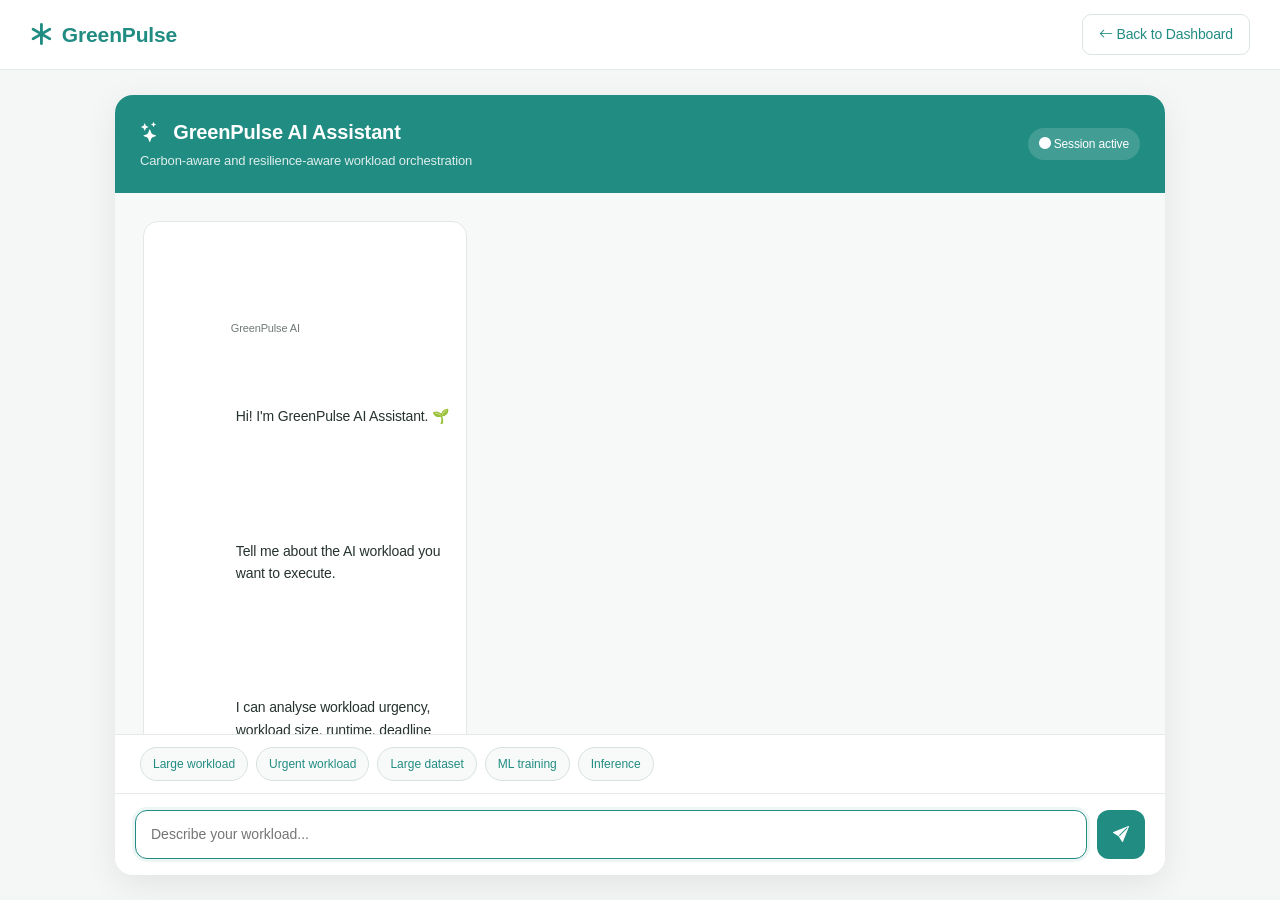
<file: frontend/ai-assistant.html>
<!DOCTYPE html>
<html lang="en">

<head>

    <meta charset="UTF-8">

    <meta
        name="viewport"
        content="width=device-width, initial-scale=1.0"
    >

    <title>GreenPulse AI Assistant</title>

    <meta
        name="description"
        content="GreenPulse AI Assistant - Carbon-aware workload orchestration"
    >

    <!-- Bootstrap -->
    <link
        rel="stylesheet"
        href="assets/libs/bootstrap/css/bootstrap.min.css"
    >

    <!-- Bootstrap Icons -->
    <link
        rel="stylesheet"
        href="assets/libs/bootstrap-icons/bootstrap-icons.css"
    >

    <!-- Main GreenPulse CSS -->
    <link
        rel="stylesheet"
        href="assets/css/main.css"
    >


    <style>

        /* =====================================================
           PAGE
        ====================================================== */

        body {

            margin: 0;

            min-height: 100vh;

            background: #f4f7f5;

            font-family:
                -apple-system,
                BlinkMacSystemFont,
                "Segoe UI",
                sans-serif;

        }


        /* =====================================================
           TOP NAVBAR
        ====================================================== */

        .ai-navbar {

            height: 70px;

            background: white;

            border-bottom: 1px solid #e5e9e7;

            display: flex;

            align-items: center;

            justify-content: space-between;

            padding: 0 30px;

        }


        .ai-brand {

            display: flex;

            align-items: center;

            gap: 10px;

            text-decoration: none;

            color: #218c82;

            font-size: 21px;

            font-weight: 700;

        }


        .ai-brand i {

            font-size: 22px;

        }


        .back-dashboard {

            text-decoration: none;

            color: #218c82;

            border: 1px solid #dce5e2;

            padding: 9px 16px;

            border-radius: 9px;

            font-size: 14px;

            transition: 0.2s;

        }


        .back-dashboard:hover {

            background: #218c82;

            color: white;

        }


        /* =====================================================
           MAIN LAYOUT
        ====================================================== */

        .ai-page {

            height: calc(100vh - 70px);

            display: flex;

            justify-content: center;

            padding: 25px;

        }


        .ai-container {

            width: 100%;

            max-width: 1050px;

            height: 100%;

            background: white;

            border-radius: 18px;

            box-shadow:
                0 10px 35px rgba(0, 0, 0, 0.08);

            display: flex;

            flex-direction: column;

            overflow: hidden;

        }


        /* =====================================================
           ASSISTANT HEADER
        ====================================================== */

        .assistant-header {

            background: #218c82;

            color: white;

            padding: 22px 25px;

            display: flex;

            justify-content: space-between;

            align-items: center;

        }


        .assistant-title {

            font-size: 20px;

            font-weight: 600;

        }


        .assistant-title i {

            margin-right: 8px;

        }


        .assistant-subtitle {

            font-size: 13px;

            opacity: 0.85;

            margin-top: 4px;

        }


        .session-status {

            font-size: 12px;

            background: rgba(255,255,255,0.15);

            padding: 7px 11px;

            border-radius: 20px;

        }


        /* =====================================================
           CHAT AREA
        ====================================================== */

        .chat-messages {

            flex: 1;

            overflow-y: auto;

            padding: 28px;

            background: #f7f9f8;

        }


        .message-row {

            display: flex;

            margin-bottom: 18px;

        }


        .message-row.user {

            justify-content: flex-end;

        }


        .message {

            max-width: 75%;

            padding: 14px 17px;

            border-radius: 15px;

            font-size: 14px;

            line-height: 1.6;

            white-space: pre-wrap;

        }


        .message.ai {

            background: white;

            color: #263330;

            border: 1px solid #e3e8e6;

            border-bottom-left-radius: 4px;

        }


        .message.user {

            background: #218c82;

            color: white;

            border-bottom-right-radius: 4px;

        }


        .message-label {

            font-size: 11px;

            margin-bottom: 5px;

            opacity: 0.65;

        }


        /* =====================================================
           LOADING
        ====================================================== */

        .typing {

            display: inline-flex;

            gap: 4px;

            align-items: center;

        }


        .typing span {

            width: 6px;

            height: 6px;

            background: #218c82;

            border-radius: 50%;

            animation: blink 1.2s infinite;

        }


        .typing span:nth-child(2) {

            animation-delay: 0.2s;

        }


        .typing span:nth-child(3) {

            animation-delay: 0.4s;

        }


        @keyframes blink {

            0%, 80%, 100% {

                opacity: 0.3;

            }

            40% {

                opacity: 1;

            }

        }


        /* =====================================================
           QUICK PROMPTS
        ====================================================== */

        .quick-prompts {

            padding: 12px 25px;

            background: white;

            border-top: 1px solid #e5e9e7;

            display: flex;

            gap: 8px;

            flex-wrap: wrap;

        }


        .quick-prompt {

            border: 1px solid #d7e2df;

            background: #f8faf9;

            color: #218c82;

            padding: 7px 12px;

            border-radius: 20px;

            font-size: 12px;

            cursor: pointer;

        }


        .quick-prompt:hover {

            background: #218c82;

            color: white;

        }


        /* =====================================================
           INPUT
        ====================================================== */

        .chat-input-area {

            padding: 16px 20px;

            background: white;

            border-top: 1px solid #e5e9e7;

            display: flex;

            gap: 10px;

        }


        #ai-chat-input {

            flex: 1;

            border: 1px solid #d6dfdc;

            border-radius: 12px;

            padding: 13px 15px;

            outline: none;

            font-size: 14px;

        }


        #ai-chat-input:focus {

            border-color: #218c82;

            box-shadow:
                0 0 0 3px rgba(33,140,130,0.08);

        }


        #ai-chat-send {

            width: 48px;

            border: none;

            border-radius: 12px;

            background: #218c82;

            color: white;

            cursor: pointer;

            font-size: 16px;

        }


        #ai-chat-send:hover {

            opacity: 0.9;

        }


        #ai-chat-send:disabled {

            opacity: 0.5;

            cursor: not-allowed;

        }


        /* =====================================================
           MOBILE
        ====================================================== */

        @media (max-width: 768px) {

            .ai-page {

                padding: 0;

            }

            .ai-container {

                border-radius: 0;

            }

            .message {

                max-width: 90%;

            }

            .ai-navbar {

                padding: 0 15px;

            }

            .assistant-header {

                padding: 18px;

            }

            .chat-messages {

                padding: 18px;

            }

        }

    </style>

</head>


<body>


<!-- =====================================================
     NAVBAR
====================================================== -->

<header class="ai-navbar">

    <a
        href="dashboard.html"
        class="ai-brand"
    >

        <i class="bi bi-asterisk"></i>

        <span>
            GreenPulse
        </span>

    </a>


    <a
        href="dashboard.html"
        class="back-dashboard"
    >

        <i class="bi bi-arrow-left"></i>

        Back to Dashboard

    </a>

</header>



<!-- =====================================================
     AI PAGE
====================================================== -->

<main class="ai-page">


    <div class="ai-container">


        <!-- =================================================
             HEADER
        ================================================== -->

        <div class="assistant-header">

            <div>

                <div class="assistant-title">

                    <i class="bi bi-stars"></i>

                    GreenPulse AI Assistant

                </div>

                <div class="assistant-subtitle">

                    Carbon-aware and resilience-aware
                    workload orchestration

                </div>

            </div>


            <div class="session-status">

                <i class="bi bi-circle-fill"></i>

                Session active

            </div>

        </div>



        <!-- =================================================
             CHAT MESSAGES
        ================================================== -->

        <div
            id="ai-chat-messages"
            class="chat-messages"
        >


            <div class="message-row">

                <div class="message ai">

                    <div class="message-label">
                        GreenPulse AI
                    </div>

                    Hi! I'm GreenPulse AI Assistant. 🌱

                    <br><br>

                    Tell me about the AI workload you
                    want to execute.

                    <br><br>

                    I can analyse workload urgency,
                    workload size, runtime, deadline
                    and current carbon conditions to
                    recommend whether to:

                    <br><br>

                    • RUN now
                    <br>
                    • WAIT for a cleaner window
                    <br>
                    • REROUTE to another region

                    <br><br>

                    <strong>Example:</strong>

                    <br>

                    "I need to process a large yearly
                    employee report."

                </div>

            </div>


        </div>



        <!-- =================================================
             QUICK PROMPTS
        ================================================== -->

        <div class="quick-prompts">

            <button
                class="quick-prompt"
                type="button"
                data-prompt="I need to process a large yearly employee report"
            >
                Large workload
            </button>


            <button
                class="quick-prompt"
                type="button"
                data-prompt="I have an urgent workload that needs to run immediately"
            >
                Urgent workload
            </button>


            <button
                class="quick-prompt"
                type="button"
                data-prompt="I need to summarize a huge dataset"
            >
                Large dataset
            </button>


            <button
                class="quick-prompt"
                type="button"
                data-prompt="I need to train a machine learning model"
            >
                ML training
            </button>


            <button
                class="quick-prompt"
                type="button"
                data-prompt="I need to run an inference workload"
            >
                Inference
            </button>

        </div>



        <!-- =================================================
             INPUT
        ================================================== -->

        <div class="chat-input-area">

            <input
                type="text"
                id="ai-chat-input"
                placeholder="Describe your workload..."
                autocomplete="off"
            >


            <button
                id="ai-chat-send"
                type="button"
                aria-label="Send message"
            >

                <i class="bi bi-send-fill"></i>

            </button>

        </div>


    </div>

</main>



<!-- =====================================================
     JAVASCRIPT
====================================================== -->

<script>

document.addEventListener(
    "DOMContentLoaded",
    function () {


        /* =================================================
           API
        ================================================== */

        const API_BASE =
            window.GREENPULSE_API_BASE ||
            "http://localhost:8000";


        /* =================================================
           ELEMENTS
        ================================================== */

        const input =
            document.getElementById(
                "ai-chat-input"
            );


        const sendButton =
            document.getElementById(
                "ai-chat-send"
            );


        const messages =
            document.getElementById(
                "ai-chat-messages"
            );


        /* =================================================
           SESSION ID
        ================================================== */

        function getSessionId() {

            let sessionId =
                sessionStorage.getItem(
                    "greenpulse_session_id"
                );


            if (!sessionId) {

                sessionId =
                    crypto.randomUUID();

                sessionStorage.setItem(
                    "greenpulse_session_id",
                    sessionId
                );

            }


            return sessionId;

        }


        /* =================================================
           ADD MESSAGE
        ================================================== */

        function addMessage(
            text,
            isUser
        ) {


            const row =
                document.createElement(
                    "div"
                );


            row.className =
                "message-row " +
                (isUser ? "user" : "");


            const message =
                document.createElement(
                    "div"
                );


            message.className =
                "message " +
                (isUser ? "user" : "ai");


            const label =
                document.createElement(
                    "div"
                );


            label.className =
                "message-label";


            label.textContent =
                isUser
                    ? "You"
                    : "GreenPulse AI";


            const content =
                document.createElement(
                    "div"
                );


            content.textContent =
                text;


            message.appendChild(
                label
            );


            message.appendChild(
                content
            );


            row.appendChild(
                message
            );


            messages.appendChild(
                row
            );


            messages.scrollTop =
                messages.scrollHeight;

        }


        /* =================================================
           LOADING MESSAGE
        ================================================== */

        function addLoadingMessage() {


            const row =
                document.createElement(
                    "div"
                );


            row.className =
                "message-row";


            row.id =
                "ai-loading-row";


            const message =
                document.createElement(
                    "div"
                );


            message.className =
                "message ai";


            const label =
                document.createElement(
                    "div"
                );


            label.className =
                "message-label";


            label.textContent =
                "GreenPulse AI";


            const typing =
                document.createElement(
                    "div"
                );


            typing.className =
                "typing";


            typing.innerHTML =
                "<span></span>" +
                "<span></span>" +
                "<span></span>";


            message.appendChild(
                label
            );


            message.appendChild(
                typing
            );


            row.appendChild(
                message
            );


            messages.appendChild(
                row
            );


            messages.scrollTop =
                messages.scrollHeight;

        }


        /* =================================================
           REMOVE LOADING
        ================================================== */

        function removeLoadingMessage() {

            const loading =
                document.getElementById(
                    "ai-loading-row"
                );


            if (loading) {

                loading.remove();

            }

        }


        /* =================================================
           SEND MESSAGE
        ================================================== */

        async function sendMessage() {


            const text =
                input.value.trim();


            if (!text) {

                return;

            }


            /* Show user message */

            addMessage(
                text,
                true
            );


            /* Clear input */

            input.value = "";


            /* Show loading */

            addLoadingMessage();


            /* Disable button */

            sendButton.disabled =
                true;


            try {


                /* =========================================
                   CALL FASTAPI
                ========================================== */

                const response =
                    await fetch(
                        `${API_BASE}/api/chat`,
                        {

                            method: "POST",

                            headers: {

                                "Content-Type":
                                    "application/json",

                                "Accept":
                                    "application/json"

                            },

                            body:
                                JSON.stringify({

                                    message:
                                        text,

                                    session_id:
                                        getSessionId(),

                                    simulate_grid_failure:
                                        false,

                                    carbon_budget:
                                        120

                                })

                        }
                    );


                /* Parse response */

                const data =
                    await response.json();


                /* Remove loading */

                removeLoadingMessage();


                /* =========================================
                   ERROR
                ========================================== */

                if (!response.ok) {


                    addMessage(

                        "⚠️ " +
                        (
                            data.detail ||
                            "GreenPulse backend returned an error."
                        ),

                        false

                    );


                    return;

                }


                /* =========================================
                   SUCCESS
                ========================================== */

                if (
                    data.assistant_message
                ) {


                    addMessage(

                        data.assistant_message,

                        false

                    );


                } else {


                    addMessage(

                        "⚠️ GreenPulse returned an unexpected response.",

                        false

                    );

                }


            }

            catch (error) {


                console.error(
                    "GreenPulse API error:",
                    error
                );


                removeLoadingMessage();


                addMessage(

                    "⚠️ Unable to connect to the GreenPulse backend. " +
                    "Please make sure FastAPI is running on " +
                    "http://localhost:8000.",

                    false

                );

            }


            finally {


                sendButton.disabled =
                    false;


                input.focus();

            }

        }


        /* =================================================
           SEND BUTTON
        ================================================== */

        sendButton.addEventListener(
            "click",
            sendMessage
        );


        /* =================================================
           ENTER KEY
        ================================================== */

        input.addEventListener(
            "keydown",
            function (event) {

                if (
                    event.key === "Enter"
                ) {

                    event.preventDefault();

                    sendMessage();

                }

            }
        );


        /* =================================================
           QUICK PROMPTS
        ================================================== */

        const quickPrompts =
            document.querySelectorAll(
                ".quick-prompt"
            );


        quickPrompts.forEach(
            function (button) {


                button.addEventListener(
                    "click",
                    function () {


                        const prompt =
                            button.getAttribute(
                                "data-prompt"
                            );


                        input.value =
                            prompt;


                        input.focus();

                    }
                );

            }
        );


        /* =================================================
           INITIAL FOCUS
        ================================================== */

        input.focus();

    }

);

</script>


</body>

</html>
</file>
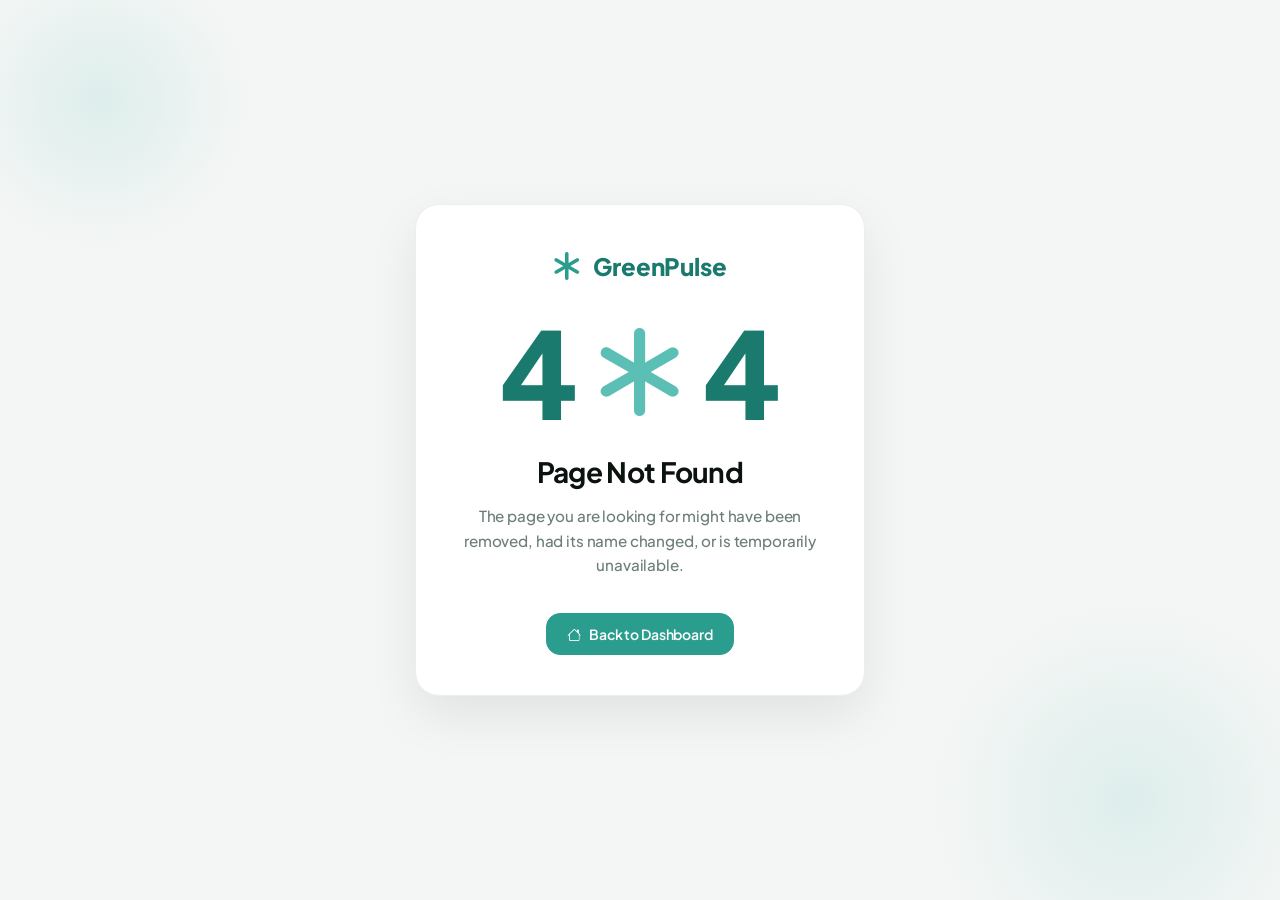
<file: frontend/page-404.html>
<!DOCTYPE html>
<html lang="en">
<head>
    <meta charset="UTF-8">
    <meta name="viewport" content="width=device-width, initial-scale=1.0">
    <title>404 Page Not Found - GreenPulse Premium Bootstrap 5 Admin Dashboard Template</title>
    
    <!-- SEO Optimization -->
    <meta name="description" content="404 Page Not Found - GreenPulse Premium Bootstrap 5 Admin Dashboard Template">
    <meta name="author" content="GreenPulse Team">
    
    <!-- Favicon -->
    <link rel="icon" type="image/png" href="assets/images/favicon.ico">
    
    <!-- Local Third-Party Libraries (100% Offline Compatible) -->
    <link rel="stylesheet" href="assets/libs/bootstrap/css/bootstrap.min.css">
    <link rel="stylesheet" href="assets/libs/bootstrap-icons/bootstrap-icons.css">
    
    <!-- Main Design System & Custom Stylesheet -->
    <link rel="stylesheet" href="assets/css/main.css">
</head>
<body>

    <!-- ==========================================
         START: 404 Error Page Container & Card
         ========================================== -->
    <div class="login-wrapper">
        <!-- Glowing background shapes matching theme aesthetic -->
        <div class="login-bg-shape login-bg-shape-1"></div>
        <div class="login-bg-shape login-bg-shape-2"></div>
        
        <!-- Main centered error card layout -->
        <div class="login-card text-center">
            
            <!-- Brand Identity -->
            <a href="dashboard.html" class="login-brand text-decoration-none">
                <i class="bi bi-asterisk"></i>
                <span>GreenPulse</span>
            </a>
            
            <!-- Giant 404 header with spinning asterisk Zero -->
            <div class="error-title-huge">
                <span>4</span>
                <i class="bi bi-asterisk"></i>
                <span>4</span>
            </div>
            
            <h2 class="error-subtitle">Page Not Found</h2>
            <p class="error-desc">
                The page you are looking for might have been removed, had its name changed, or is temporarily unavailable.
            </p>
            
            <div class="error-actions-group">
                <a href="dashboard.html" class="btn-custom btn-custom-primary">
                    <i class="bi bi-house"></i> Back to Dashboard
                </a>
            </div>
            
        </div>
    </div>
    <!-- END: 404 Error Page Container -->

    <!-- Local Third-Party Libraries Script dependencies -->
    <script src="assets/libs/bootstrap/js/bootstrap.bundle.min.js"></script>
</body>
</html>
</file>
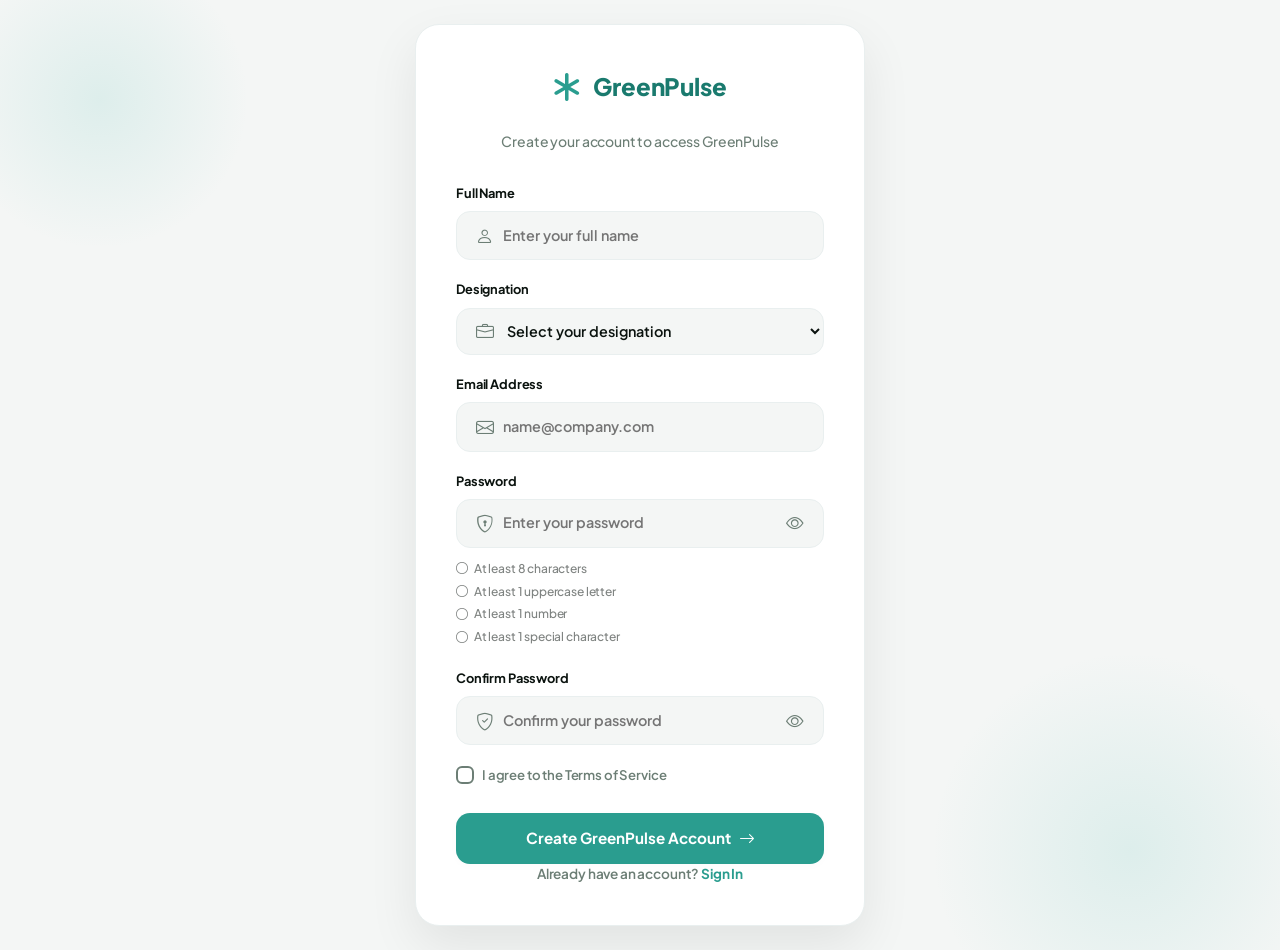
<file: frontend/signup.html>
<!DOCTYPE html>

<html lang="en">

<head>

    <meta charset="UTF-8">

    <meta
        name="viewport"
        content="width=device-width, initial-scale=1.0"
    >

    <title>Sign Up - GreenPulse</title>

    <meta
        name="description"
        content="Create your GreenPulse account"
    >

    <meta
        name="author"
        content="GreenPulse Team"
    >

    <link
        rel="icon"
        type="image/png"
        href="assets/images/favicon.ico"
    >

    <!-- Bootstrap -->

    <link
        rel="stylesheet"
        href="assets/libs/bootstrap/css/bootstrap.min.css"
    >

    <!-- Bootstrap Icons -->

    <link
        rel="stylesheet"
        href="assets/libs/bootstrap-icons/bootstrap-icons.css"
    >

    <!-- GreenPulse CSS -->

    <link
        rel="stylesheet"
        href="assets/css/main.css"
    >


    <style>

        /* ==========================================
           OTP Verification Section
           ========================================== */

        .otp-section {
            display: none;
            margin-top: 20px;
            padding: 18px;
            border-radius: 12px;
            background: rgba(255, 255, 255, 0.04);
            border: 1px solid rgba(255, 255, 255, 0.08);
        }


        .otp-section.show {
            display: block;
        }


        .otp-message {
            font-size: 13px;
            line-height: 1.5;
            margin-bottom: 15px;
            opacity: 0.8;
        }


        .otp-input {
            text-align: center;
            letter-spacing: 8px;
            font-size: 22px;
            font-weight: 600;
        }


        .otp-actions {
            display: flex;
            justify-content: space-between;
            align-items: center;
            margin-top: 12px;
            gap: 10px;
        }


        .resend-otp-btn {
            border: none;
            background: transparent;
            padding: 0;
            font-size: 13px;
            cursor: pointer;
        }


        .resend-otp-btn:disabled {
            opacity: 0.5;
            cursor: not-allowed;
        }


        .otp-success-message {
            display: none;
            margin-top: 15px;
            padding: 12px 15px;
            border-radius: 10px;
            font-size: 14px;
            text-align: center;
        }


        .otp-success-message.show {
            display: block;
        }


        /* ==========================================
           Password Rules
           ========================================== */

        .password-rules {
            margin-top: 10px;
            font-size: 12px;
            line-height: 1.9;
            opacity: 0.8;
        }


        .password-rule {
            display: flex;
            align-items: center;
            gap: 6px;
            transition: all 0.2s ease;
        }


        .password-rule i {
            font-size: 12px;
        }


        .password-rule.valid {
            opacity: 1;
        }


        .password-rule.invalid {
            opacity: 0.65;
        }

    </style>

</head>


<body>


<!-- ==========================================
     Authentication Container
     ========================================== -->

<div class="login-wrapper">


    <!-- Background Shapes -->

    <div class="login-bg-shape login-bg-shape-1"></div>

    <div class="login-bg-shape login-bg-shape-2"></div>


    <!-- Signup Card -->

    <div class="login-card">


        <!-- Brand -->

        <a
            href="dashboard.html"
            class="login-brand text-decoration-none"
        >

            <i class="bi bi-asterisk"></i>

            <span>GreenPulse</span>

        </a>


        <!-- Subtitle -->

        <p class="login-subtitle">

            Create your account to access GreenPulse

        </p>


        <!-- ==========================================
             Signup Form
             ========================================== -->

        <form
            id="signupForm"
            class="needs-validation"
            novalidate
        >


            <!-- Full Name -->

            <div class="login-form-group">

                <label
                    for="fullName"
                    class="login-form-label"
                >
                    Full Name
                </label>


                <div class="login-input-group">

                    <i class="bi bi-person input-icon"></i>

                    <input
                        type="text"
                        id="fullName"
                        name="fullName"
                        class="login-input"
                        placeholder="Enter your full name"
                        minlength="2"
                        maxlength="150"
                        required
                    >

                </div>

            </div>


            <!-- Designation -->

            <div class="login-form-group">

                <label
                    for="designation"
                    class="login-form-label"
                >
                    Designation
                </label>


                <div class="login-input-group">

                    <i class="bi bi-briefcase input-icon"></i>

                    <select
                        id="designation"
                        name="designation"
                        class="login-input"
                        required
                    >

                        <option
                            value=""
                            selected
                            disabled
                        >
                            Select your designation
                        </option>

                        <option value="student">
                            Student
                        </option>

                        <option value="software-engineer">
                            Software Engineer
                        </option>

                        <option value="data-scientist">
                            Data Scientist
                        </option>

                        <option value="machine-learning-engineer">
                            Machine Learning Engineer
                        </option>

                        <option value="ai-engineer">
                            AI Engineer
                        </option>

                        <option value="devops-engineer">
                            DevOps Engineer
                        </option>

                        <option value="cloud-engineer">
                            Cloud Engineer
                        </option>

                        <option value="researcher">
                            Researcher
                        </option>

                        <option value="tech-lead">
                            Tech Lead
                        </option>

                        <option value="engineering-manager">
                            Engineering Manager
                        </option>

                        <option value="product-manager">
                            Product Manager
                        </option>

                        <option value="other">
                            Other
                        </option>

                    </select>

                </div>

            </div>


            <!-- Other Designation -->

            <div
                class="login-form-group"
                id="otherDesignationGroup"
                style="display: none;"
            >

                <label
                    for="otherDesignation"
                    class="login-form-label"
                >
                    Specify Your Designation
                </label>


                <div class="login-input-group">

                    <i class="bi bi-pencil input-icon"></i>

                    <input
                        type="text"
                        id="otherDesignation"
                        name="otherDesignation"
                        class="login-input"
                        placeholder="Enter your designation"
                        maxlength="150"
                    >

                </div>

            </div>


            <!-- Email -->

            <div class="login-form-group">

                <label
                    for="email"
                    class="login-form-label"
                >
                    Email Address
                </label>


                <div class="login-input-group">

                    <i class="bi bi-envelope input-icon"></i>

                    <input
                        type="email"
                        id="email"
                        name="email"
                        class="login-input"
                        placeholder="name@company.com"
                        required
                    >

                </div>

            </div>


            <!-- Password -->

            <div class="login-form-group">

                <label
                    for="password"
                    class="login-form-label"
                >
                    Password
                </label>


                <div class="login-input-group">

                    <i
                        class="bi bi-shield-lock input-icon"
                    ></i>


                    <input
                        type="password"
                        id="password"
                        name="password"
                        class="login-input login-input-password"
                        placeholder="Enter your password"
                        minlength="8"
                        maxlength="100"
                        required
                    >


                    <button
                        type="button"
                        class="password-toggle-btn"
                        id="toggle-password"
                        aria-label="Show password"
                    >

                        <i class="bi bi-eye"></i>

                    </button>

                </div>


                <!-- Password Rules -->

                <div
                    class="password-rules"
                    id="passwordRules"
                >

                    <div
                        class="password-rule invalid"
                        id="rule-length"
                    >

                        <i class="bi bi-circle"></i>

                        <span>
                            At least 8 characters
                        </span>

                    </div>


                    <div
                        class="password-rule invalid"
                        id="rule-uppercase"
                    >

                        <i class="bi bi-circle"></i>

                        <span>
                            At least 1 uppercase letter
                        </span>

                    </div>


                    <div
                        class="password-rule invalid"
                        id="rule-number"
                    >

                        <i class="bi bi-circle"></i>

                        <span>
                            At least 1 number
                        </span>

                    </div>


                    <div
                        class="password-rule invalid"
                        id="rule-special"
                    >

                        <i class="bi bi-circle"></i>

                        <span>
                            At least 1 special character
                        </span>

                    </div>

                </div>

            </div>


            <!-- Confirm Password -->

            <div class="login-form-group">

                <label
                    for="confirmPassword"
                    class="login-form-label"
                >
                    Confirm Password
                </label>


                <div class="login-input-group">

                    <i
                        class="bi bi-shield-check input-icon"
                    ></i>


                    <input
                        type="password"
                        id="confirmPassword"
                        name="confirmPassword"
                        class="login-input login-input-password"
                        placeholder="Confirm your password"
                        required
                    >


                    <button
                        type="button"
                        class="password-toggle-btn"
                        id="toggle-confirm-password"
                        aria-label="Show password"
                    >

                        <i class="bi bi-eye"></i>

                    </button>

                </div>

            </div>


            <!-- Terms -->

            <div class="login-options">

                <label class="custom-control-label">

                    <input
                        type="checkbox"
                        class="custom-checkbox-input"
                        id="terms"
                        name="terms"
                        required
                    >

                    <span>
                        I agree to the Terms of Service
                    </span>

                </label>

            </div>


            <!-- ==========================================
                 Create Account Button
                 ========================================== -->

            <button
                type="submit"
                class="btn-login"
                id="btn-submit"
            >

                <span>
                    Create GreenPulse Account
                </span>

                <i class="bi bi-arrow-right"></i>

            </button>


        </form>


        <!-- ==========================================
             OTP SECTION
             ========================================== -->

        <div
            class="otp-section"
            id="otpSection"
        >


            <div class="login-form-group">


                <label
                    for="otp"
                    class="login-form-label"
                >

                    Email Verification

                </label>


                <p class="otp-message">

                    We've sent a 6-digit verification code
                    to your email.

                    Please enter it below to verify
                    your account.

                </p>


                <div class="login-input-group">

                    <i
                        class="bi bi-shield-check input-icon"
                    ></i>


                    <input
                        type="text"
                        id="otp"
                        class="login-input otp-input"
                        placeholder="000000"
                        maxlength="6"
                        inputmode="numeric"
                        autocomplete="one-time-code"
                    >

                </div>


                <div class="otp-actions">

                    <button
                        type="button"
                        class="resend-otp-btn"
                        id="resendOtp"
                    >

                        <i class="bi bi-arrow-clockwise"></i>

                        Resend OTP

                    </button>


                    <button
                        type="button"
                        class="btn-login"
                        id="verifyOtp"
                        style="width: auto; padding: 9px 18px;"
                    >

                        <span>
                            Verify
                        </span>

                        <i class="bi bi-check2"></i>

                    </button>

                </div>


            </div>


            <!-- Success Message -->

            <div
                class="otp-success-message"
                id="otpSuccessMessage"
            >

                <i class="bi bi-check-circle"></i>

                Email verified successfully.
                Redirecting to login...

            </div>


        </div>


        <!-- Footer -->

        <p class="login-footer-text">

            Already have an account?

            <a
                href="login.html"
                id="link-login"
            >
                Sign In
            </a>

        </p>


    </div>

</div>


<!-- Bootstrap -->

<script
    src="assets/libs/bootstrap/js/bootstrap.bundle.min.js"
></script>


<script>

document.addEventListener(
    "DOMContentLoaded",
    function () {


    console.log(
        "GreenPulse signup JS loaded"
    );


    /* =====================================================
       CONFIGURATION
       ===================================================== */

    const API_BASE_URL =
    window.location.hostname === "localhost" ||
    window.location.hostname === "127.0.0.1"
        ? "http://localhost:8000"
        : "https://trinitywehack-production.up.railway.app";


    /* =====================================================
       ELEMENTS
       ===================================================== */

    const form =
        document.getElementById(
            "signupForm"
        );


    const submitButton =
        document.getElementById(
            "btn-submit"
        );


    const fullName =
        document.getElementById(
            "fullName"
        );


    const designation =
        document.getElementById(
            "designation"
        );


    const otherDesignationGroup =
        document.getElementById(
            "otherDesignationGroup"
        );


    const otherDesignation =
        document.getElementById(
            "otherDesignation"
        );


    const email =
        document.getElementById(
            "email"
        );


    const password =
        document.getElementById(
            "password"
        );


    const confirmPassword =
        document.getElementById(
            "confirmPassword"
        );


    const terms =
        document.getElementById(
            "terms"
        );


    const otpSection =
        document.getElementById(
            "otpSection"
        );


    const otpInput =
        document.getElementById(
            "otp"
        );


    const verifyOtpButton =
        document.getElementById(
            "verifyOtp"
        );


    const resendOtpButton =
        document.getElementById(
            "resendOtp"
        );


    const otpSuccessMessage =
        document.getElementById(
            "otpSuccessMessage"
        );


    /* =====================================================
       PASSWORD RULE ELEMENTS
       ===================================================== */

    const ruleLength =
        document.getElementById(
            "rule-length"
        );


    const ruleUppercase =
        document.getElementById(
            "rule-uppercase"
        );


    const ruleNumber =
        document.getElementById(
            "rule-number"
        );


    const ruleSpecial =
        document.getElementById(
            "rule-special"
        );


    /* =====================================================
       ELEMENT CHECK
       ===================================================== */

    if (!form) {

        console.error(
            "ERROR: signupForm was not found."
        );

        return;

    }


    if (!submitButton) {

        console.error(
            "ERROR: btn-submit was not found."
        );

        return;

    }


    console.log(
        "Signup elements initialized successfully."
    );


    /* =====================================================
       PASSWORD RULE VALIDATION
       ===================================================== */

    function updatePasswordRule(
        element,
        valid
    ) {

        if (!element) {
            return;
        }


        const icon =
            element.querySelector("i");


        if (valid) {

            icon.className =
                "bi bi-check-circle-fill";

            element.classList.remove(
                "invalid"
            );

            element.classList.add(
                "valid"
            );

        } else {

            icon.className =
                "bi bi-circle";

            element.classList.remove(
                "valid"
            );

            element.classList.add(
                "invalid"
            );

        }

    }


    function validatePasswordRules() {

        const value =
            password.value;


        const hasLength =
            value.length >= 8;


        const hasUppercase =
            /[A-Z]/.test(value);


        const hasNumber =
            /[0-9]/.test(value);


        const hasSpecial =
            /[^A-Za-z0-9]/.test(value);


        updatePasswordRule(
            ruleLength,
            hasLength
        );


        updatePasswordRule(
            ruleUppercase,
            hasUppercase
        );


        updatePasswordRule(
            ruleNumber,
            hasNumber
        );


        updatePasswordRule(
            ruleSpecial,
            hasSpecial
        );


        return (
            hasLength &&
            hasUppercase &&
            hasNumber &&
            hasSpecial
        );

    }


    password.addEventListener(
        "input",
        validatePasswordRules
    );


    /* =====================================================
       PASSWORD TOGGLE
       ===================================================== */

    const togglePassword =
        document.getElementById(
            "toggle-password"
        );


    if (togglePassword) {

        togglePassword.addEventListener(
            "click",
            function () {

                if (
                    password.type ===
                    "password"
                ) {

                    password.type =
                        "text";


                    this.innerHTML =
                        '<i class="bi bi-eye-slash"></i>';


                    this.setAttribute(
                        "aria-label",
                        "Hide password"
                    );

                } else {

                    password.type =
                        "password";


                    this.innerHTML =
                        '<i class="bi bi-eye"></i>';


                    this.setAttribute(
                        "aria-label",
                        "Show password"
                    );

                }

            }
        );

    }


    /* =====================================================
       CONFIRM PASSWORD TOGGLE
       ===================================================== */

    const toggleConfirmPassword =
        document.getElementById(
            "toggle-confirm-password"
        );


    if (toggleConfirmPassword) {

        toggleConfirmPassword.addEventListener(
            "click",
            function () {

                if (
                    confirmPassword.type ===
                    "password"
                ) {

                    confirmPassword.type =
                        "text";


                    this.innerHTML =
                        '<i class="bi bi-eye-slash"></i>';


                    this.setAttribute(
                        "aria-label",
                        "Hide password"
                    );

                } else {

                    confirmPassword.type =
                        "password";


                    this.innerHTML =
                        '<i class="bi bi-eye"></i>';


                    this.setAttribute(
                        "aria-label",
                        "Show password"
                    );

                }

            }
        );

    }


    /* =====================================================
       DESIGNATION
       ===================================================== */

    designation.addEventListener(
        "change",
        function () {

            console.log(
                "Designation:",
                designation.value
            );


            if (
                designation.value ===
                "other"
            ) {

                otherDesignationGroup.style.display =
                    "block";


                otherDesignation.required =
                    true;

            } else {

                otherDesignationGroup.style.display =
                    "none";


                otherDesignation.required =
                    false;


                otherDesignation.value =
                    "";

            }

        }
    );


    /* =====================================================
       PASSWORD MATCH
       ===================================================== */

    function validatePasswords() {

        if (
            password.value !==
            confirmPassword.value
        ) {

            confirmPassword.setCustomValidity(
                "Passwords do not match."
            );

            return false;

        }


        confirmPassword.setCustomValidity(
            ""
        );


        return true;

    }


    password.addEventListener(
        "input",
        validatePasswords
    );


    confirmPassword.addEventListener(
        "input",
        validatePasswords
    );


    /* =====================================================
       OTP INPUT
       ===================================================== */

    otpInput.addEventListener(
        "input",
        function () {

            this.value =
                this.value
                    .replace(/\D/g, "")
                    .slice(0, 6);

        }
    );


    /* =====================================================
       SIGNUP
       ===================================================== */

    form.addEventListener(
        "submit",
        async function (event) {

            event.preventDefault();

            event.stopPropagation();


            console.log(
                "================================="
            );


            console.log(
                "SIGNUP SUBMIT EVENT FIRED"
            );


            console.log(
                "================================="
            );


            /* ---------------------------------------------
               Password validation
               --------------------------------------------- */

            if (
                !validatePasswordRules()
            ) {

                alert(
                    "Password must contain at least 8 characters, including an uppercase letter, a number, and a special character."
                );


                password.focus();


                return;

            }


            /* ---------------------------------------------
               Confirm password validation
               --------------------------------------------- */

            if (
                !validatePasswords()
            ) {

                alert(
                    "Passwords do not match."
                );


                confirmPassword.focus();


                return;

            }


            /* ---------------------------------------------
               Full name
               --------------------------------------------- */

            if (
                !fullName.value.trim()
            ) {

                alert(
                    "Please enter your full name."
                );


                fullName.focus();


                return;

            }


            /* ---------------------------------------------
               Designation
               --------------------------------------------- */

            if (
                !designation.value
            ) {

                alert(
                    "Please select your designation."
                );


                designation.focus();


                return;

            }


            /* ---------------------------------------------
               Other designation
               --------------------------------------------- */

            if (
                designation.value ===
                "other" &&
                !otherDesignation.value.trim()
            ) {

                alert(
                    "Please specify your designation."
                );


                otherDesignation.focus();


                return;

            }


            /* ---------------------------------------------
               Email
               --------------------------------------------- */

            const emailValue =
                email.value
                    .trim()
                    .toLowerCase();


            if (!emailValue) {

                alert(
                    "Please enter your email address."
                );


                email.focus();


                return;

            }


            if (
                !email.checkValidity()
            ) {

                alert(
                    "Please enter a valid email address."
                );


                email.focus();


                return;

            }


            /* ---------------------------------------------
               Terms
               --------------------------------------------- */

            if (!terms.checked) {

                alert(
                    "Please accept the Terms of Service."
                );


                terms.focus();


                return;

            }


            console.log(
                "Frontend validation passed"
            );


            /* ---------------------------------------------
               Prepare data
               --------------------------------------------- */

            const signupData = {

                full_name:
                    fullName.value.trim(),


                designation:
                    designation.value ===
                    "other"

                        ? otherDesignation.value.trim()

                        : designation.value,


                company_email:
                    emailValue,


                password:
                    password.value

            };


            console.log(
                "Signup data:",
                {
                    full_name:
                        signupData.full_name,

                    designation:
                        signupData.designation,

                    company_email:
                        signupData.company_email,

                    password:
                        "********"
                }
            );


            /* ---------------------------------------------
               Loading state
               --------------------------------------------- */

            submitButton.disabled =
                true;


            submitButton.innerHTML =
                `
                <span>Sending OTP...</span>
                <i class="bi bi-hourglass-split"></i>
                `;


            console.log(
                "Sending signup request..."
            );


            console.log(
                "API URL:",
                API_BASE_URL +
                "/api/auth/signup"
            );


            /* ---------------------------------------------
               API REQUEST
               --------------------------------------------- */

            try {

                const response =
                    await fetch(
                        API_BASE_URL +
                        "/api/auth/signup",
                        {
                            method:
                                "POST",

                            headers: {
                                "Content-Type":
                                    "application/json"
                            },

                            body:
                                JSON.stringify(
                                    signupData
                                )
                        }
                    );


                console.log(
                    "Signup response status:",
                    response.status
                );


                const responseText =
                    await response.text();


                console.log(
                    "Signup response:",
                    responseText
                );


                let data = {};


                if (responseText) {

                    try {

                        data =
                            JSON.parse(
                                responseText
                            );

                    } catch (
                        jsonError
                    ) {

                        console.error(
                            "JSON parse error:",
                            jsonError
                        );


                        throw new Error(
                            "The backend returned an invalid response."
                        );

                    }

                }


                /* -----------------------------------------
                   Backend error
                   ----------------------------------------- */

                if (!response.ok) {

                    let message =
                        "Signup failed.";


                    if (
                        typeof data.detail ===
                        "string"
                    ) {

                        message =
                            data.detail;

                    } else if (
                        Array.isArray(
                            data.detail
                        )
                    ) {

                        message =
                            data.detail
                                .map(
                                    item =>
                                        item.msg ||
                                        "Validation error"
                                )
                                .join(", ");

                    } else if (
                        data.message
                    ) {

                        message =
                            data.message;

                    }


                    throw new Error(
                        message
                    );

                }


                /* -----------------------------------------
                   SUCCESS
                   ----------------------------------------- */

                console.log(
                    "OTP successfully sent."
                );


                /*
                 * Show OTP section
                 */

                otpSection.classList.add(
                    "show"
                );


                /*
                 * Scroll to OTP
                 */

                otpSection.scrollIntoView({
                    behavior:
                        "smooth",

                    block:
                        "center"
                });


                /*
                 * Disable signup fields
                 */

                fullName.disabled =
                    true;


                designation.disabled =
                    true;


                otherDesignation.disabled =
                    true;


                email.disabled =
                    true;


                password.disabled =
                    true;


                confirmPassword.disabled =
                    true;


                terms.disabled =
                    true;


                /*
                 * Change button
                 */

                submitButton.innerHTML =
                    `
                    <span>OTP Sent</span>
                    <i class="bi bi-check2"></i>
                    `;


                otpInput.focus();


            } catch (error) {

                console.error(
                    "SIGNUP ERROR:",
                    error
                );


                let message =
                    error.message;


                if (
                    error instanceof
                    TypeError
                ) {

                    message =
                        "Unable to connect to the GreenPulse backend. Make sure FastAPI is running on http://localhost:8000.";

                }


                alert(
                    "Signup failed:\n\n" +
                    message
                );


                /*
                 * Restore button
                 */

                submitButton.disabled =
                    false;


                submitButton.innerHTML =
                    `
                    <span>
                        Create GreenPulse Account
                    </span>

                    <i class="bi bi-arrow-right"></i>
                    `;

            }

        }
    );


    /* =====================================================
       VERIFY OTP
       ===================================================== */

    verifyOtpButton.addEventListener(
        "click",
        async function () {

            const otp =
                otpInput.value.trim();


            if (
                !/^\d{6}$/.test(otp)
            ) {

                alert(
                    "Please enter the 6-digit OTP."
                );


                otpInput.focus();


                return;

            }


            verifyOtpButton.disabled =
                true;


            verifyOtpButton.innerHTML =
                `
                <span>Verifying...</span>
                <i class="bi bi-hourglass-split"></i>
                `;


            console.log(
                "Verifying OTP..."
            );


            try {

                const response =
                    await fetch(
                        API_BASE_URL +
                        "/api/auth/verify-otp",
                        {
                            method:
                                "POST",

                            headers: {
                                "Content-Type":
                                    "application/json"
                            },

                            body:
                                JSON.stringify({
                                    email:
                                        email.value
                                            .trim()
                                            .toLowerCase(),

                                    otp:
                                        otp
                                })
                        }
                    );


                console.log(
                    "OTP response status:",
                    response.status
                );


                const responseText =
                    await response.text();


                console.log(
                    "OTP response:",
                    responseText
                );


                let data = {};


                if (responseText) {

                    try {

                        data =
                            JSON.parse(
                                responseText
                            );

                    } catch {

                        throw new Error(
                            "Invalid response from backend."
                        );

                    }

                }


                if (!response.ok) {

                    throw new Error(
                        data.detail ||
                        data.message ||
                        "OTP verification failed."
                    );

                }


                /*
                 * Success
                 */

                otpSuccessMessage.classList.add(
                    "show"
                );


                console.log(
                    "Email verification successful."
                );


                setTimeout(
                    function () {

                        window.location.href =
                            "login.html?verified=true";

                    },
                    1200
                );


            } catch (error) {

                console.error(
                    "OTP verification error:",
                    error
                );


                alert(
                    "OTP verification failed:\n\n" +
                    error.message
                );


                verifyOtpButton.disabled =
                    false;


                verifyOtpButton.innerHTML =
                    `
                    <span>Verify</span>
                    <i class="bi bi-check2"></i>
                    `;

            }

        }
    );


    /* =====================================================
       RESEND OTP
       ===================================================== */

    resendOtpButton.addEventListener(
        "click",
        async function () {

            resendOtpButton.disabled =
                true;


            resendOtpButton.innerHTML =
                `
                <i class="bi bi-hourglass-split"></i>
                Sending...
                `;


            console.log(
                "Resending OTP..."
            );


            try {

                const response =
                    await fetch(
                        API_BASE_URL +
                        "/api/auth/resend-otp",
                        {
                            method:
                                "POST",

                            headers: {
                                "Content-Type":
                                    "application/json"
                            },

                            body:
                                JSON.stringify({
                                    email:
                                        email.value
                                            .trim()
                                            .toLowerCase()
                                })
                        }
                    );


                console.log(
                    "Resend response status:",
                    response.status
                );


                const responseText =
                    await response.text();


                console.log(
                    "Resend response:",
                    responseText
                );


                let data = {};


                if (responseText) {

                    try {

                        data =
                            JSON.parse(
                                responseText
                            );

                    } catch {

                        throw new Error(
                            "Invalid backend response."
                        );

                    }

                }


                if (!response.ok) {

                    throw new Error(
                        data.detail ||
                        data.message ||
                        "Unable to resend OTP."
                    );

                }


                alert(
                    "A new OTP has been sent to your email."
                );


                resendOtpButton.disabled =
                    false;


                resendOtpButton.innerHTML =
                    `
                    <i class="bi bi-arrow-clockwise"></i>
                    Resend OTP
                    `;


            } catch (error) {

                console.error(
                    "Resend OTP error:",
                    error
                );


                alert(
                    "Unable to resend OTP:\n\n" +
                    error.message
                );


                resendOtpButton.disabled =
                    false;


                resendOtpButton.innerHTML =
                    `
                    <i class="bi bi-arrow-clockwise"></i>
                    Resend OTP
                    `;

            }

        }
    );


    /* =====================================================
       INITIALIZATION COMPLETE
       ===================================================== */

    console.log(
        "GreenPulse signup JavaScript initialized."
    );

});

</script>


</body>

</html>
</file>
<file: frontend/templatemo-622-clearwave.css>
/*
TemplateMo 622 Clearwave
https://templatemo.com/tm-622-clearwave
Free for personal and commercial use
*/

    /* ── TOKENS ── */
    :root {
      --bg:           #E8F4F2;
      --bg-alt:       #DFF0EE;
      --surface:      #F4FAFA;
      --surface-2:    #FFFFFF;
      --accent:       #1A7A6E;
      --accent-mid:   #2A9D8F;
      --accent-light: #5BBFB5;
      --accent-ghost: rgba(26,122,110,0.08);
      --accent-border:rgba(26,122,110,0.15);
      --text-1:       #0D1E1C;
      --text-2:       #3A5C58;
      --text-3:       #6B8C88;
      --border:       rgba(13,30,28,0.08);
      --shadow-sm:    0 2px 12px rgba(13,30,28,0.06);
      --shadow-md:    0 8px 32px rgba(13,30,28,0.10);
      --shadow-lg:    0 24px 64px rgba(13,30,28,0.13);
      --silk:         cubic-bezier(0.16, 1, 0.3, 1);
      --silk-dur:     0.8s;
      --radius:       16px;
      --radius-lg:    24px;
    }

    /* ── RESET ── */
    *, *::before, *::after { box-sizing: border-box; margin: 0; padding: 0; }
    html { scroll-behavior: smooth; font-size: 16px; scroll-padding-top: 80px; }
    body {
      font-family: 'DM Sans', sans-serif;
      background: var(--bg);
      color: var(--text-1);
      overflow-x: hidden;
      -webkit-font-smoothing: antialiased;
    }
    a { text-decoration: none; color: inherit; }
    ul { list-style: none; }
    img { display: block; max-width: 100%; }
    button { cursor: pointer; border: none; background: none; font-family: inherit; }

    /* ── SUBTLE NOISE TEXTURE ── */
    body::before {
      content: '';
      position: fixed;
      inset: 0;
      pointer-events: none;
      z-index: 0;
      opacity: 0.022;
      background-image: url("data:image/svg+xml,%3Csvg viewBox='0 0 256 256' xmlns='http://www.w3.org/2000/svg'%3E%3Cfilter id='noise'%3E%3CfeTurbulence type='fractalNoise' baseFrequency='0.9' numOctaves='4' stitchTiles='stitch'/%3E%3C/filter%3E%3Crect width='100%25' height='100%25' filter='url(%23noise)'/%3E%3C/svg%3E");
      background-size: 128px 128px;
    }

    /* ── UTILITY ── */
    .container { max-width: 1160px; margin: 0 auto; padding: 0 32px; }
    .section-label {
      display: inline-flex; align-items: center; gap: 8px;
      font-size: 11px; font-weight: 600; letter-spacing: 0.14em;
      text-transform: uppercase; color: var(--accent);
      background: var(--accent-ghost);
      border: 1px solid var(--accent-border);
      padding: 6px 14px; border-radius: 100px;
      margin-bottom: 20px;
    }
    .section-label::before {
      content: ''; width: 6px; height: 6px;
      background: var(--accent); border-radius: 50%;
    }
    .section-title {
      font-family: 'DM Sans', sans-serif;
      font-size: clamp(2rem, 4vw, 3rem);
      font-weight: 700; letter-spacing: -0.03em;
      line-height: 1.15; color: var(--text-1);
    }
    .section-title em {
      font-style: italic;
      font-family: 'Playfair Display', serif;
      color: var(--accent);
    }
    .section-sub {
      font-size: 1.0625rem; line-height: 1.75;
      color: var(--text-2); max-width: 520px; margin-top: 16px;
    }

    /* ── SCROLL REVEAL ── */
    .reveal { opacity: 0; transform: translateY(28px); transition: opacity 0.7s var(--silk), transform 0.7s var(--silk); }
    .reveal.visible { opacity: 1; transform: none; }
    .reveal-delay-1 { transition-delay: 0.1s; }
    .reveal-delay-2 { transition-delay: 0.2s; }
    .reveal-delay-3 { transition-delay: 0.3s; }
    .reveal-delay-4 { transition-delay: 0.4s; }

    /* ══════════════════════════════════════════
       1. NAV
    ══════════════════════════════════════════ */
    .nav {
      position: fixed; top: 0; left: 0; right: 0; z-index: 1000;
      padding: 20px 0;
      transition: padding var(--silk-dur) var(--silk), background var(--silk-dur) var(--silk), box-shadow var(--silk-dur) var(--silk);
    }
    .nav.scrolled {
      padding: 12px 0;
      background: rgba(232,244,242,0.92);
      backdrop-filter: blur(16px);
      -webkit-backdrop-filter: blur(16px);
      box-shadow: 0 1px 0 var(--border);
    }
    .nav-inner {
      display: flex; align-items: center; justify-content: space-between;
      max-width: 1160px; margin: 0 auto; padding: 0 32px;
    }
    .nav-logo {
      font-size: 1.25rem; font-weight: 700; letter-spacing: -0.04em;
      color: var(--text-1);
    }
    .nav-logo span { color: var(--accent); }
    .nav-links {
      display: flex; align-items: center; gap: 36px;
    }
    .nav-links a {
      font-size: 0.9rem; font-weight: 500; color: var(--text-2);
      position: relative; padding: 7px 16px; border-radius: 100px;
      background: transparent;
      box-shadow: inset 0 0 0 0px var(--accent-border);
      transition: color 0.4s var(--silk), background 0.4s var(--silk), box-shadow 0.4s var(--silk);
    }
    .nav-links a:hover {
      color: var(--accent);
      background: var(--accent-ghost);
      box-shadow: inset 0 0 0 1px var(--accent-border);
    }
    .nav-cta {
      display: flex; align-items: center; gap: 12px;
    }
    .btn-ghost {
      font-size: 0.875rem; font-weight: 500; color: var(--text-2);
      padding: 9px 20px; border-radius: 100px;
      transition: color 0.3s, background 0.3s;
    }
    .btn-ghost:hover { color: var(--accent); background: var(--accent-ghost); }
    .btn-primary {
      font-size: 0.875rem; font-weight: 600; color: #fff;
      background: var(--accent); padding: 10px 22px; border-radius: 100px;
      transition: background var(--silk-dur) var(--silk), transform var(--silk-dur) var(--silk), box-shadow var(--silk-dur) var(--silk);
      box-shadow: 0 4px 16px rgba(26,122,110,0.25);
    }
    .btn-primary:hover {
      background: var(--accent-mid);
      transform: scale(1.02);
      box-shadow: 0 6px 24px rgba(26,122,110,0.35);
    }

    /* Hamburger */
    .nav-hamburger {
      display: none; flex-direction: column; gap: 5px;
      width: 28px; padding: 4px; cursor: pointer;
    }
    .nav-hamburger span {
      display: block; height: 2px; background: var(--text-1);
      border-radius: 2px; transition: all 0.4s var(--silk);
    }
    .nav-hamburger.open span:nth-child(1) { transform: translateY(7px) rotate(45deg); }
    .nav-hamburger.open span:nth-child(2) { opacity: 0; transform: scaleX(0); }
    .nav-hamburger.open span:nth-child(3) { transform: translateY(-7px) rotate(-45deg); }

    /* Mobile Menu */
    .mobile-menu {
      position: fixed; inset: 0; z-index: 999;
      background: var(--bg);
      display: flex; flex-direction: column; align-items: center;
      justify-content: flex-start;
      gap: 0;
      opacity: 0; pointer-events: none;
      transition: opacity 0.4s var(--silk);
      overflow-y: auto;
      padding: 100px 32px 100px;
      -webkit-overflow-scrolling: touch;
    }
    .mobile-menu.open { opacity: 1; pointer-events: all; }
    .mobile-menu a {
      font-size: 1.1rem; font-weight: 600; letter-spacing: -0.01em;
      color: var(--text-1); padding: 14px 0; width: 100%; text-align: center;
      border-bottom: 1px solid var(--border);
      opacity: 0; transform: translateY(16px);
      transition: opacity 0.5s var(--silk), transform 0.5s var(--silk), color 0.3s;
    }
    .mobile-menu a:first-child { border-top: 1px solid var(--border); }
    .mobile-menu.open a { opacity: 1; transform: none; }
    .mobile-menu a:hover { color: var(--accent); }
    .mobile-menu a:nth-child(1) { transition-delay: 0.05s; }
    .mobile-menu a:nth-child(2) { transition-delay: 0.10s; }
    .mobile-menu a:nth-child(3) { transition-delay: 0.15s; }
    .mobile-menu a:nth-child(4) { transition-delay: 0.20s; }
    .mobile-menu a:nth-child(5) { transition-delay: 0.25s; }
    .mobile-menu a:nth-child(6) { transition-delay: 0.30s; }
    .mobile-menu .mobile-cta {
      margin-top: 28px;
      font-size: 0.9375rem; font-weight: 600;
      background: var(--accent); color: #fff;
      padding: 14px 40px; border-radius: 100px;
      border: none;
      opacity: 0; transform: translateY(16px);
      transition: opacity 0.5s var(--silk) 0.35s, transform 0.5s var(--silk) 0.35s, background 0.3s;
    }
    .mobile-menu.open .mobile-cta { opacity: 1; transform: none; }
    .mobile-menu .mobile-cta:hover { background: var(--accent-mid); }

    /* ══════════════════════════════════════════
       2. HERO
    ══════════════════════════════════════════ */
    .hero {
      min-height: 100vh;
      display: flex; align-items: center;
      padding: 120px 0 80px;
      position: relative; overflow: hidden;
    }
    /* Decorative background circles */
    .hero::before {
      content: '';
      position: absolute; top: -10%; right: -5%;
      width: 55vw; height: 55vw; max-width: 720px; max-height: 720px;
      background: radial-gradient(ellipse at center, rgba(91,191,181,0.18) 0%, rgba(42,157,143,0.06) 50%, transparent 75%);
      border-radius: 50%;
      pointer-events: none;
    }
    .hero::after {
      content: '';
      position: absolute; bottom: -15%; left: -8%;
      width: 40vw; height: 40vw; max-width: 500px; max-height: 500px;
      background: radial-gradient(ellipse at center, rgba(26,122,110,0.10) 0%, transparent 70%);
      border-radius: 50%;
      pointer-events: none;
    }
    .hero-inner {
      position: relative; z-index: 1;
      display: grid; grid-template-columns: 1fr 1fr;
      align-items: center; gap: 64px;
    }
    .hero-badge {
      display: inline-flex; align-items: center; gap: 8px;
      background: var(--surface-2); border: 1px solid var(--accent-border);
      border-radius: 100px; padding: 6px 16px 6px 8px;
      margin-bottom: 28px; box-shadow: var(--shadow-sm);
    }
    .hero-badge-dot {
      width: 24px; height: 24px; border-radius: 50%;
      background: var(--accent); display: flex; align-items: center; justify-content: center;
      font-size: 11px; color: #fff; font-weight: 700; flex-shrink: 0;
    }
    .hero-badge span { font-size: 0.8125rem; font-weight: 500; color: var(--text-2); }
    .hero-badge strong { color: var(--accent); }
    .hero-title {
      font-size: clamp(2.6rem, 5vw, 4.2rem);
      font-weight: 700; letter-spacing: -0.04em; line-height: 1.1;
      margin-bottom: 24px;
    }
    .hero-title em {
      font-style: italic;
      font-family: 'Playfair Display', serif;
      color: var(--accent);
    }
    .hero-sub {
      font-size: 1.0625rem; line-height: 1.75;
      color: var(--text-2); max-width: 480px; margin-bottom: 40px;
    }
    .hero-actions { display: flex; align-items: center; gap: 14px; flex-wrap: wrap; }
    .btn-primary-lg {
      font-size: 0.9375rem; font-weight: 600; color: #fff;
      background: var(--accent); padding: 14px 32px; border-radius: 100px;
      display: flex; align-items: center; gap: 10px;
      transition: background var(--silk-dur) var(--silk), transform var(--silk-dur) var(--silk), box-shadow var(--silk-dur) var(--silk);
      box-shadow: 0 6px 24px rgba(26,122,110,0.30);
    }
    .btn-primary-lg:hover { background: var(--accent-mid); transform: scale(1.02); box-shadow: 0 8px 32px rgba(26,122,110,0.40); }
    .btn-primary-lg .btn-arrow { transition: transform 0.4s var(--silk); }
    .btn-primary-lg:hover .btn-arrow { transform: translateX(4px); }
    .btn-outline-lg {
      font-size: 0.9375rem; font-weight: 500; color: var(--accent);
      border: 1.5px solid var(--accent-border); padding: 13px 28px; border-radius: 100px;
      display: flex; align-items: center; gap: 8px;
      transition: background 0.4s var(--silk), border-color 0.4s var(--silk), transform var(--silk-dur) var(--silk);
    }
    .btn-outline-lg:hover { background: var(--accent-ghost); border-color: var(--accent); transform: scale(1.02); }

    /* Trust badges */
    .hero-trust {
      display: flex; align-items: center; gap: 20px;
      margin-top: 48px; flex-wrap: wrap;
    }
    .trust-item {
      display: flex; align-items: center; gap: 8px;
      font-size: 0.8125rem; color: var(--text-3); font-weight: 500;
    }
    .trust-item svg { color: var(--accent); flex-shrink: 0; }
    .trust-divider { width: 1px; height: 20px; background: var(--border); }

    /* Hero visual */
    .hero-visual {
      position: relative; display: flex; justify-content: center; align-items: center;
    }
    .hero-dashboard {
      width: 100%; max-width: 520px;
      background: var(--surface-2);
      border-radius: var(--radius-lg);
      border: 1px solid var(--border);
      box-shadow: var(--shadow-lg);
      overflow: hidden;
      transition: transform var(--silk-dur) var(--silk);
    }
    .hero-dashboard:hover { transform: scale(1.01); }
    .dashboard-bar {
      background: var(--bg-alt); padding: 12px 16px;
      display: flex; align-items: center; gap: 8px;
      border-bottom: 1px solid var(--border);
    }
    .db-dot { width: 10px; height: 10px; border-radius: 50%; }
    .db-dot:nth-child(1) { background: #FF5F57; }
    .db-dot:nth-child(2) { background: #FFBD2E; }
    .db-dot:nth-child(3) { background: #28CA41; }
    .dashboard-body { padding: 24px; }
    .db-header { display: flex; justify-content: space-between; align-items: center; margin-bottom: 20px; }
    .db-title { font-size: 0.875rem; font-weight: 600; color: var(--text-1); }
    .db-tag {
      font-size: 0.72rem; font-weight: 600; letter-spacing: 0.08em;
      text-transform: uppercase; color: var(--accent);
      background: var(--accent-ghost); border: 1px solid var(--accent-border);
      padding: 3px 10px; border-radius: 100px;
    }
    .db-chart {
      height: 80px; display: flex; align-items: flex-end; gap: 6px; margin-bottom: 20px;
    }
    .db-bar {
      flex: 1; border-radius: 4px 4px 0 0;
      background: var(--accent-ghost); border: 1px solid var(--accent-border);
      transition: height 1s var(--silk);
    }
    .db-bar.active { background: var(--accent); border-color: var(--accent); }
    .db-stats { display: grid; grid-template-columns: repeat(3,1fr); gap: 12px; }
    .db-stat {
      background: var(--bg); border-radius: var(--radius);
      padding: 14px; border: 1px solid var(--border);
    }
    .db-stat-val { font-size: 1.25rem; font-weight: 700; color: var(--text-1); letter-spacing: -0.03em; }
    .db-stat-label { font-size: 0.72rem; color: var(--text-3); margin-top: 2px; }
    .db-stat-change { font-size: 0.72rem; font-weight: 600; color: var(--accent); margin-top: 4px; }

    /* Floating badge on hero visual */
    .hero-float-badge {
      position: absolute; bottom: -16px; left: -24px;
      background: var(--surface-2); border: 1px solid var(--border);
      border-radius: var(--radius); padding: 12px 16px;
      box-shadow: var(--shadow-md);
      display: flex; align-items: center; gap: 10px;
      animation: floatBadge 4s ease-in-out infinite;
    }
    @keyframes floatBadge {
      0%, 100% { transform: translateY(0); }
      50% { transform: translateY(-6px); }
    }
    .float-badge-icon {
      width: 36px; height: 36px; border-radius: 10px;
      background: var(--accent); display: flex; align-items: center; justify-content: center;
      color: #fff; font-size: 16px; flex-shrink: 0;
    }
    .float-badge-text { font-size: 0.75rem; }
    .float-badge-text strong { display: block; font-weight: 700; color: var(--text-1); }
    .float-badge-text span { color: var(--text-3); }

    .hero-float-badge-2 {
      position: absolute; top: 20px; right: -20px;
      background: var(--accent); border-radius: var(--radius);
      padding: 10px 16px; box-shadow: 0 8px 24px rgba(26,122,110,0.35);
      animation: floatBadge2 4s ease-in-out 2s infinite;
    }
    @keyframes floatBadge2 {
      0%, 100% { transform: translateY(0); }
      50% { transform: translateY(-5px); }
    }
    .float-badge-2-val { font-size: 1.4rem; font-weight: 700; color: #fff; letter-spacing: -0.03em; }
    .float-badge-2-label { font-size: 0.7rem; color: rgba(255,255,255,0.7); margin-top: 2px; }

    /* ══════════════════════════════════════════
       3. LOGO TICKER
    ══════════════════════════════════════════ */
    .ticker-section {
      padding: 48px 0; border-top: 1px solid var(--border); border-bottom: 1px solid var(--border);
      background: var(--surface);
      overflow: hidden; position: relative;
    }
    .ticker-label {
      text-align: center; font-size: 0.75rem; letter-spacing: 0.12em;
      text-transform: uppercase; color: var(--text-3); font-weight: 600;
      margin-bottom: 28px;
    }
    .ticker-track-wrap { overflow: hidden; }
    .ticker-track {
      display: flex; align-items: center; gap: 64px;
      width: max-content;
      animation: ticker 28s linear infinite;
    }
    .ticker-track:hover { animation-play-state: paused; }
    @keyframes ticker {
      from { transform: translateX(0); }
      to { transform: translateX(-50%); }
    }
    .ticker-item {
      display: flex; align-items: center; gap: 10px;
      font-size: 1.0625rem; font-weight: 700; letter-spacing: -0.03em;
      color: var(--text-3); white-space: nowrap; flex-shrink: 0;
      transition: color 0.3s;
    }
    .ticker-item:hover { color: var(--accent); }
    .ticker-item-icon {
      width: 32px; height: 32px; border-radius: 8px;
      background: var(--accent-ghost); border: 1px solid var(--accent-border);
      display: flex; align-items: center; justify-content: center; flex-shrink: 0;
    }
    .ticker-dot {
      width: 5px; height: 5px; border-radius: 50%;
      background: var(--accent-light); flex-shrink: 0; opacity: 0.5;
    }

    /* ══════════════════════════════════════════
       4. FEATURES
    ══════════════════════════════════════════ */
    .features-section { padding: 120px 0; }
    .features-header { text-align: center; margin-bottom: 80px; }
    .features-header .section-sub { margin: 16px auto 0; text-align: center; }

    .feature-row {
      display: grid; grid-template-columns: 1fr 1fr;
      align-items: center; gap: 80px; margin-bottom: 100px;
    }
    .feature-row:last-child { margin-bottom: 0; }
    .feature-row.reverse { direction: rtl; }
    .feature-row.reverse > * { direction: ltr; }

    .feature-content {}
    .feature-number {
      font-size: 0.75rem; font-weight: 700; letter-spacing: 0.14em;
      text-transform: uppercase; color: var(--accent-light);
      margin-bottom: 16px;
    }
    .feature-title {
      font-size: clamp(1.6rem, 3vw, 2.2rem);
      font-weight: 700; letter-spacing: -0.03em; line-height: 1.2;
      margin-bottom: 16px;
    }
    .feature-desc {
      font-size: 1rem; line-height: 1.75; color: var(--text-2); margin-bottom: 28px;
    }
    .feature-checklist { display: flex; flex-direction: column; gap: 10px; }
    .feature-check {
      display: flex; align-items: flex-start; gap: 10px;
      font-size: 0.9rem; color: var(--text-2);
    }
    .check-icon {
      width: 20px; height: 20px; border-radius: 50%;
      background: var(--accent-ghost); border: 1px solid var(--accent-border);
      display: flex; align-items: center; justify-content: center;
      flex-shrink: 0; margin-top: 1px;
      color: var(--accent); font-size: 11px; font-weight: 700;
    }

    .feature-visual {
      background: var(--surface);
      border-radius: var(--radius-lg);
      border: 1px solid var(--border);
      box-shadow: var(--shadow-md);
      overflow: hidden;
      aspect-ratio: 4/3;
      display: flex; align-items: center; justify-content: center;
      position: relative;
      transition: transform var(--silk-dur) var(--silk), box-shadow var(--silk-dur) var(--silk);
    }
    .feature-visual:hover { transform: scale(1.015); box-shadow: var(--shadow-lg); }
    .feature-visual-inner {
      width: 85%; display: flex; flex-direction: column; gap: 12px;
    }
    .fv-row { display: flex; gap: 12px; }
    .fv-card {
      flex: 1; background: var(--surface-2); border-radius: var(--radius);
      border: 1px solid var(--border); padding: 16px;
      box-shadow: var(--shadow-sm);
    }
    .fv-card-label { font-size: 0.72rem; color: var(--text-3); font-weight: 500; margin-bottom: 6px; }
    .fv-card-val { font-size: 1.3rem; font-weight: 700; color: var(--text-1); letter-spacing: -0.03em; }
    .fv-card-bar {
      height: 4px; border-radius: 2px; margin-top: 10px;
      background: var(--bg); overflow: hidden;
    }
    .fv-card-bar-fill { height: 100%; border-radius: 2px; background: var(--accent); }
    .fv-wide { flex: 2; }
    .fv-list { display: flex; flex-direction: column; gap: 8px; }
    .fv-list-item {
      display: flex; align-items: center; justify-content: space-between;
      padding: 8px 12px; background: var(--bg); border-radius: 8px;
      font-size: 0.8rem;
    }
    .fv-list-name { color: var(--text-2); font-weight: 500; }
    .fv-pill {
      font-size: 0.7rem; font-weight: 600; padding: 3px 10px; border-radius: 100px;
    }
    .fv-pill.green { background: rgba(26,122,110,0.12); color: var(--accent); }
    .fv-pill.blue  { background: rgba(42,157,143,0.12); color: var(--accent-mid); }
    .fv-pill.dim   { background: var(--border); color: var(--text-3); }

    /* ══════════════════════════════════════════
       5. MOBILE CAROUSEL
    ══════════════════════════════════════════ */
    .carousel-section {
      display: block;
      padding: 120px 0; background: var(--surface);
      border-top: 1px solid var(--border); border-bottom: 1px solid var(--border);
      overflow: hidden;
    }
    .carousel-header { text-align: center; margin-bottom: 0; }
    .carousel-header .section-sub { margin: 16px auto 0; text-align: center; }

    .carousel-stage {
      position: relative;
      height: clamp(480px, 52vw, 780px);
      perspective: clamp(900px, 120vw, 1800px);
      perspective-origin: center center;
      display: flex; align-items: center; justify-content: center;
    }
    .carousel-track {
      position: relative; width: 100%; height: 100%;
      transform-style: preserve-3d;
      display: flex; align-items: center; justify-content: center;
    }

    /* Single source of truth: --pw = phone width, drives all offsets */
    :root {
      --pw: clamp(180px, 14vw, 300px);
      --gap1: clamp(200px, 19vw, 380px);
      --gap2: clamp(360px, 34vw, 660px);
      --gap-hide: clamp(500px, 48vw, 900px);
    }

    .phone-card {
      position: absolute;
      transition: transform 0.6s var(--silk), opacity 0.6s var(--silk);
      cursor: pointer;
    }
    .phone-shell {
      background: #C8D4D2;
      border-radius: 32px;
      padding: 5px;
      border: none;
      box-shadow:
        0 0 0 1px rgba(150,175,170,0.5),
        0 24px 56px rgba(13,30,28,0.18),
        inset 0 1px 0 rgba(255,255,255,0.6);
      position: relative;
      transition: box-shadow 0.6s var(--silk);
    }
    .phone-screen {
      background: var(--bg);
      border-radius: 28px;
      overflow: hidden;
      aspect-ratio: 9/19.5;
    }
    .phone-screen-inner {
      width: 100%; height: 100%;
      display: flex; flex-direction: column;
    }
    .ps-topbar {
      padding: 10px 12px 6px;
      display: flex; justify-content: space-between; align-items: center;
    }
    .ps-topbar-label { font-size: 8px; font-weight: 700; color: var(--text-1); letter-spacing: -0.02em; }
    .ps-dot { width: 20px; height: 20px; border-radius: 50%; background: var(--accent); }
    .ps-hero-block { padding: 6px 12px 10px; }
    .ps-hero-title { font-size: 9px; font-weight: 700; color: var(--text-1); line-height: 1.3; margin-bottom: 4px; }
    .ps-hero-sub { font-size: 6.5px; color: var(--text-3); line-height: 1.4; }
    .ps-btn {
      display: inline-block; margin-top: 6px;
      background: var(--accent); color: #fff;
      font-size: 6px; font-weight: 700; padding: 4px 10px; border-radius: 100px;
    }
    .ps-cards { padding: 6px 8px; display: flex; flex-direction: column; gap: 5px; }
    .ps-card {
      background: var(--surface-2); border-radius: 8px; padding: 8px 10px;
      border: 1px solid var(--border);
      display: flex; align-items: center; gap: 8px;
    }
    .ps-card-icon {
      width: 22px; height: 22px; border-radius: 6px;
      background: var(--accent-ghost); border: 1px solid var(--accent-border);
      flex-shrink: 0;
    }
    .ps-card-text { flex: 1; }
    .ps-card-title { height: 5px; background: var(--border); border-radius: 2px; width: 60%; margin-bottom: 4px; }
    .ps-card-sub { height: 4px; background: var(--bg-alt); border-radius: 2px; width: 80%; }
    .ps-card-val { font-size: 8px; font-weight: 700; color: var(--accent); }
    .ps-nav {
      margin-top: auto; padding: 6px 8px;
      display: flex; justify-content: space-around;
      border-top: 1px solid var(--border); background: var(--surface-2);
    }
    .ps-nav-item { display: flex; flex-direction: column; align-items: center; gap: 2px; }
    .ps-nav-dot { width: 14px; height: 14px; border-radius: 50%; background: var(--bg-alt); }
    .ps-nav-dot.active { background: var(--accent); }
    .ps-nav-label { font-size: 4.5px; color: var(--text-3); }
    .ps-nav-label.active { color: var(--accent); }

    /* Card positions — z-index only, transforms set entirely by JS */
    .phone-card[data-pos="center"]       { z-index: 10; }
    .phone-card[data-pos="left1"],
    .phone-card[data-pos="right1"]       { z-index: 8; }
    .phone-card[data-pos="left2"],
    .phone-card[data-pos="right2"]       { z-index: 6; }
    .phone-card[data-pos="hidden-left"],
    .phone-card[data-pos="hidden-right"] { z-index: 4; }

    .carousel-btn {
      width: 44px; height: 44px; border-radius: 50%;
      border: 1.5px solid var(--accent-border);
      background: var(--surface-2);
      display: flex; align-items: center; justify-content: center;
      color: var(--accent); cursor: pointer;
      transition: all 0.4s var(--silk);
    }
    .carousel-btn:hover {
      background: var(--accent); color: #fff;
      border-color: var(--accent);
      transform: scale(1.05);
    }
    .carousel-dots { display: flex; gap: 8px; align-items: center; }
    .carousel-dot {
      width: 8px; height: 8px; border-radius: 50%;
      background: var(--accent-border); cursor: pointer;
      transition: all 0.4s var(--silk);
    }
    .carousel-dot.active {
      background: var(--accent); width: 24px; border-radius: 4px;
    }

    /* Zoom control */
    .carousel-zoom {
      display: flex; align-items: center; justify-content: center;
      gap: 8px; padding: 30px 0 0;
    }
    .zoom-btn {
      width: 32px; height: 32px; border-radius: 50%;
      border: 1.5px solid var(--accent-border);
      background: var(--surface-2);
      display: flex; align-items: center; justify-content: center;
      color: var(--accent); cursor: pointer; font-size: 16px; line-height: 1;
      transition: all 0.35s var(--silk);
      user-select: none;
    }
    .zoom-btn:hover:not(:disabled) {
      background: var(--accent); color: #fff; border-color: var(--accent);
    }
    .zoom-btn:disabled { opacity: 0.28; cursor: not-allowed; }
    .zoom-pips { display: flex; gap: 5px; align-items: center; }
    .zoom-pip {
      width: 6px; height: 6px; border-radius: 50%;
      background: var(--accent-border);
      transition: background 0.3s var(--silk), transform 0.3s var(--silk);
      cursor: pointer;
    }
    .zoom-pip.active { background: var(--accent); transform: scale(1.4); }
    .zoom-label {
      font-size: 0.72rem; font-weight: 500; color: var(--text-3);
      letter-spacing: 0.06em; text-transform: uppercase; width: 36px; text-align: center;
    }

    /* ══════════════════════════════════════════
       6. STATS
    ══════════════════════════════════════════ */
    .stats-section { padding: 80px 0; border-top: 1px solid var(--border); }
    .stats-grid {
      display: grid; grid-template-columns: repeat(4, 1fr);
    }
    .stat-card {
      padding: 40px 36px;
      border-right: 1px solid var(--border);
      transition: background var(--silk-dur) var(--silk);
    }
    .stat-card:last-child { border-right: none; }
    .stat-card:hover { background: var(--surface-2); }
    .stat-rule {
      width: 32px; height: 2px; background: var(--accent);
      border-radius: 2px; margin-bottom: 24px;
      transition: width 0.5s var(--silk);
    }
    .stat-card:hover .stat-rule { width: 56px; }
    .stat-value {
      font-size: clamp(2.4rem, 3.5vw, 3.6rem);
      font-weight: 700; letter-spacing: -0.05em;
      color: var(--text-1); line-height: 1; margin-bottom: 12px;
      display: flex; align-items: baseline; gap: 2px;
    }
    .stat-suffix { font-size: 55%; color: var(--accent); font-weight: 600; }
    .stat-label {
      font-size: 0.9rem; font-weight: 600;
      color: var(--text-1); margin-bottom: 6px;
    }
    .stat-sublabel { font-size: 0.78rem; color: var(--text-3); line-height: 1.5; }

    /* ══════════════════════════════════════════
       7. PRICING
    ══════════════════════════════════════════ */
    .pricing-section { padding: 100px 0; background: var(--surface); border-top: 1px solid var(--border); }
    .pricing-header { text-align: center; margin-bottom: 48px; }
    .pricing-header .section-sub { margin: 16px auto 0; text-align: center; }

    .pricing-toggle {
      display: flex; align-items: center; justify-content: center; gap: 14px;
      margin-bottom: 56px;
    }
    .toggle-label { font-size: 0.9rem; font-weight: 500; color: var(--text-2); }
    .toggle-label.active { color: var(--accent); font-weight: 600; }
    .toggle-switch {
      width: 52px; height: 28px; border-radius: 100px;
      background: var(--accent); cursor: pointer; position: relative;
      transition: background 0.4s var(--silk);
    }
    .toggle-switch::after {
      content: ''; position: absolute; top: 3px; left: 3px;
      width: 22px; height: 22px; border-radius: 50%; background: #fff;
      transition: transform 0.4s var(--silk);
    }
    .toggle-switch.annual::after { transform: translateX(24px); }
    .toggle-badge {
      font-size: 0.7rem; font-weight: 700; color: var(--accent);
      background: var(--accent-ghost); border: 1px solid var(--accent-border);
      padding: 3px 10px; border-radius: 100px;
    }

    .pricing-grid { display: grid; grid-template-columns: repeat(3, 1fr); gap: 24px; }
    .pricing-card {
      background: var(--surface-2); border-radius: var(--radius-lg);
      border: 1px solid var(--border); padding: 36px 32px;
      box-shadow: var(--shadow-sm);
      transition: transform var(--silk-dur) var(--silk), box-shadow var(--silk-dur) var(--silk);
      position: relative;
    }
    .pricing-card:hover { transform: scale(1.02); box-shadow: var(--shadow-md); }
    .pricing-card.featured {
      border-color: var(--accent); background: var(--text-1);
      box-shadow: 0 20px 60px rgba(26,122,110,0.25);
    }
    .pricing-card.featured:hover { transform: scale(1.025); box-shadow: 0 28px 80px rgba(26,122,110,0.35); }
    .pricing-badge {
      position: absolute; top: -14px; left: 50%; transform: translateX(-50%);
      background: var(--accent); color: #fff;
      font-size: 0.72rem; font-weight: 700; letter-spacing: 0.08em; text-transform: uppercase;
      padding: 5px 16px; border-radius: 100px;
      white-space: nowrap;
    }
    .pricing-tier { font-size: 0.75rem; font-weight: 700; letter-spacing: 0.12em; text-transform: uppercase; color: var(--text-3); margin-bottom: 12px; }
    .pricing-card.featured .pricing-tier { color: rgba(255,255,255,0.5); }
    .pricing-price { display: flex; align-items: baseline; gap: 2px; margin-bottom: 4px; }
    .price-annual-note {
      font-size: 0.78rem; color: var(--text-3); margin-bottom: 16px;
      min-height: 1.2em;
      transition: opacity 0.4s var(--silk);
    }
    .pricing-card.featured .price-annual-note { color: rgba(255,255,255,0.4); }
    .price-currency { font-size: 1.4rem; font-weight: 600; color: var(--text-2); margin-top: 6px; }
    .price-amount { font-size: 3.2rem; font-weight: 700; letter-spacing: -0.04em; color: var(--text-1); line-height: 1; }
    .pricing-card.featured .price-currency,
    .pricing-card.featured .price-amount { color: #fff; }
    .price-period { font-size: 0.875rem; color: var(--text-3); }
    .pricing-card.featured .price-period { color: rgba(255,255,255,0.5); }
    .pricing-desc { font-size: 0.875rem; color: var(--text-2); line-height: 1.6; margin-bottom: 28px; }
    .pricing-card.featured .pricing-desc { color: rgba(255,255,255,0.65); }
    .pricing-divider { height: 1px; background: var(--border); margin-bottom: 24px; }
    .pricing-card.featured .pricing-divider { background: rgba(255,255,255,0.1); }
    .pricing-features { display: flex; flex-direction: column; gap: 10px; margin-bottom: 32px; }
    .pricing-feature {
      display: flex; align-items: flex-start; gap: 10px;
      font-size: 0.875rem; color: var(--text-2);
    }
    .pricing-card.featured .pricing-feature { color: rgba(255,255,255,0.8); }
    .pricing-check {
      width: 18px; height: 18px; border-radius: 50%;
      background: var(--accent-ghost); border: 1px solid var(--accent-border);
      display: flex; align-items: center; justify-content: center;
      flex-shrink: 0; color: var(--accent); font-size: 10px; font-weight: 700;
      margin-top: 1px;
    }
    .pricing-card.featured .pricing-check {
      background: rgba(91,191,181,0.2); border-color: rgba(91,191,181,0.4); color: var(--accent-light);
    }
    .pricing-cta {
      display: block; text-align: center; font-size: 0.9rem; font-weight: 600;
      padding: 13px; border-radius: 100px;
      border: 1.5px solid var(--accent-border); color: var(--accent);
      transition: all 0.4s var(--silk);
    }
    .pricing-cta:hover { background: var(--accent-ghost); }
    .pricing-card.featured .pricing-cta {
      background: var(--accent); border-color: var(--accent); color: #fff;
      box-shadow: 0 6px 24px rgba(26,122,110,0.35);
    }
    .pricing-card.featured .pricing-cta:hover { background: var(--accent-mid); }

    /* ══════════════════════════════════════════
       8. TESTIMONIALS
    ══════════════════════════════════════════ */
    .testimonials-section { padding: 100px 0; }
    .testimonials-header { text-align: center; margin-bottom: 64px; }
    .testimonials-header .section-sub { margin: 16px auto 0; text-align: center; }
    .testimonials-grid {
      display: grid;
      grid-template-columns: repeat(3, 1fr);
      grid-template-rows: auto auto;
      gap: 24px;
    }
    .testimonial-card {
      background: var(--surface-2); border-radius: var(--radius-lg);
      border: 1px solid var(--border); padding: 32px;
      box-shadow: var(--shadow-sm);
      transition: transform var(--silk-dur) var(--silk), box-shadow var(--silk-dur) var(--silk);
    }
    .testimonial-card:hover { transform: scale(1.015); box-shadow: var(--shadow-md); }
    .testimonial-card.tall { grid-row: span 2; }
    .testimonial-stars { display: flex; gap: 3px; margin-bottom: 16px; }
    .testimonial-stars span { color: var(--accent); font-size: 14px; }
    .testimonial-quote {
      font-size: 0.9375rem; line-height: 1.7; color: var(--text-2);
      margin-bottom: 24px; font-style: italic;
    }
    .testimonial-card.tall .testimonial-quote { font-size: 1.0625rem; }
    .testimonial-author { display: flex; align-items: center; gap: 12px; }
    .author-avatar {
      width: 40px; height: 40px; border-radius: 50%; flex-shrink: 0;
      border: 2px solid var(--accent-border);
      display: flex; align-items: center; justify-content: center;
      font-weight: 700; font-size: 0.875rem; color: var(--accent);
      background: var(--accent-ghost);
    }
    .author-name { font-size: 0.875rem; font-weight: 600; color: var(--text-1); }
    .author-role { font-size: 0.75rem; color: var(--text-3); margin-top: 1px; }

    /* ══════════════════════════════════════════
       9. INTEGRATIONS
    ══════════════════════════════════════════ */
    .integrations-section {
      padding: 100px 0; background: var(--surface);
      border-top: 1px solid var(--border); border-bottom: 1px solid var(--border);
    }
    .integrations-header { text-align: center; margin-bottom: 56px; }
    .integrations-header .section-sub { margin: 16px auto 0; text-align: center; }
    .integrations-grid {
      display: flex; flex-wrap: wrap; gap: 12px;
      justify-content: center; max-width: 860px; margin: 0 auto;
    }
    .integration-tile {
      background: var(--surface-2); border-radius: 100px;
      border: 1px solid var(--border); padding: 10px 22px;
      box-shadow: var(--shadow-sm);
      transition: transform var(--silk-dur) var(--silk), box-shadow var(--silk-dur) var(--silk),
                  border-color 0.4s, color 0.4s, background 0.4s;
      cursor: default;
    }
    .integration-tile:hover {
      transform: translateY(-2px); box-shadow: var(--shadow-md);
      border-color: var(--accent-border); background: var(--accent-ghost);
    }
    .integration-name {
      font-size: 0.875rem; font-weight: 600; color: var(--text-2);
      white-space: nowrap; letter-spacing: -0.01em;
    }
    .integration-tile:hover .integration-name { color: var(--accent); }

    /* ══════════════════════════════════════════
       10. FAQ
    ══════════════════════════════════════════ */
    .faq-section { padding: 100px 0; }
    .faq-inner { display: grid; grid-template-columns: 1fr 1.6fr; gap: 80px; align-items: start; }
    .faq-sidebar { position: sticky; top: 100px; }
    .faq-sidebar .section-sub { margin-top: 16px; margin-bottom: 32px; }
    .faq-toggle-all {
      font-size: 0.875rem; font-weight: 600; color: var(--accent);
      display: flex; align-items: center; gap: 6px;
      transition: opacity 0.3s;
    }
    .faq-toggle-all:hover { opacity: 0.75; }

    .faq-list { display: flex; flex-direction: column; gap: 0; }
    .faq-item {
      border-bottom: 1px solid var(--border);
    }
    .faq-item:first-child { border-top: 1px solid var(--border); }
    .faq-question {
      display: flex; justify-content: space-between; align-items: center;
      padding: 22px 0; cursor: pointer; gap: 16px;
      font-size: 0.9375rem; font-weight: 600; color: var(--text-1);
      transition: color 0.3s;
    }
    .faq-question:hover { color: var(--accent); }
    .faq-icon {
      width: 28px; height: 28px; border-radius: 50%;
      border: 1.5px solid var(--accent-border); flex-shrink: 0;
      display: flex; align-items: center; justify-content: center;
      color: var(--accent); font-size: 16px; font-weight: 300;
      transition: transform 0.5s var(--silk), background 0.4s, color 0.4s;
    }
    .faq-item.open .faq-icon { transform: rotate(45deg); background: var(--accent); color: #fff; border-color: var(--accent); }
    .faq-answer {
      display: grid; grid-template-rows: 0fr;
      transition: grid-template-rows 0.5s var(--silk);
    }
    .faq-item.open .faq-answer { grid-template-rows: 1fr; }
    .faq-answer-inner {
      overflow: hidden;
      font-size: 0.9rem; line-height: 1.75; color: var(--text-2);
      padding-bottom: 0;
      transition: padding-bottom 0.5s var(--silk);
    }
    .faq-item.open .faq-answer-inner { padding-bottom: 20px; }

    /* ══════════════════════════════════════════
       11. CTA BANNER
    ══════════════════════════════════════════ */
    .cta-section { padding: 100px 0; }
    .cta-inner {
      background: var(--text-1);
      border-radius: var(--radius-lg);
      padding: 80px;
      display: flex; align-items: center; justify-content: space-between; gap: 48px;
      position: relative; overflow: hidden;
    }
    .cta-inner::before {
      content: '';
      position: absolute; top: -40%; right: -5%;
      width: 500px; height: 500px;
      background: radial-gradient(ellipse at center, rgba(91,191,181,0.15) 0%, transparent 70%);
      border-radius: 50%; pointer-events: none;
    }
    .cta-content { position: relative; z-index: 1; max-width: 560px; }
    .cta-label {
      display: inline-flex; align-items: center; gap: 8px;
      font-size: 11px; font-weight: 600; letter-spacing: 0.14em;
      text-transform: uppercase; color: var(--accent-light);
      border: 1px solid rgba(91,191,181,0.3);
      padding: 6px 14px; border-radius: 100px; margin-bottom: 20px;
    }
    .cta-title {
      font-size: clamp(2rem, 4vw, 3rem); font-weight: 700;
      letter-spacing: -0.03em; line-height: 1.15; color: #fff; margin-bottom: 16px;
    }
    .cta-title em { font-style: italic; font-family: 'Playfair Display', serif; color: var(--accent-light); }
    .cta-sub { font-size: 1rem; line-height: 1.7; color: rgba(255,255,255,0.6); }
    .cta-actions { position: relative; z-index: 1; display: flex; flex-direction: column; gap: 14px; flex-shrink: 0; }
    .btn-cta-primary {
      display: flex; align-items: center; gap: 10px;
      font-size: 0.9375rem; font-weight: 600; color: #fff;
      background: var(--accent); padding: 16px 36px; border-radius: 100px;
      white-space: nowrap;
      transition: background var(--silk-dur) var(--silk), transform var(--silk-dur) var(--silk);
      box-shadow: 0 8px 32px rgba(26,122,110,0.40);
    }
    .btn-cta-primary:hover { background: var(--accent-mid); transform: scale(1.02); }
    .btn-cta-ghost {
      display: flex; align-items: center; justify-content: center; gap: 8px;
      font-size: 0.875rem; font-weight: 500; color: rgba(255,255,255,0.6);
      padding: 14px; border-radius: 100px; border: 1px solid rgba(255,255,255,0.1);
      white-space: nowrap;
      transition: color 0.3s, border-color 0.3s;
    }
    .btn-cta-ghost:hover { color: #fff; border-color: rgba(255,255,255,0.3); }

    /* ══════════════════════════════════════════
       12. FOOTER
    ══════════════════════════════════════════ */
    .footer {
      background: var(--text-1); padding: 80px 0 40px;
      border-top: 1px solid rgba(255,255,255,0.06);
    }
    .footer-grid {
      display: grid; grid-template-columns: 1.6fr 1fr 1fr 1fr;
      gap: 48px; margin-bottom: 64px;
    }
    .footer-brand .nav-logo { color: #fff; font-size: 1.3rem; margin-bottom: 16px; display: block; }
    .footer-brand-desc { font-size: 0.875rem; line-height: 1.7; color: rgba(255,255,255,0.45); max-width: 240px; }
    .footer-socials { display: flex; gap: 10px; margin-top: 24px; }
    .social-btn {
      width: 36px; height: 36px; border-radius: 10px;
      border: 1px solid rgba(255,255,255,0.1);
      display: flex; align-items: center; justify-content: center;
      color: rgba(255,255,255,0.4); font-size: 14px; font-weight: 700;
      transition: all 0.4s var(--silk);
    }
    .social-btn:hover { border-color: var(--accent-light); color: var(--accent-light); }
    .footer-col-label {
      font-size: 0.72rem; font-weight: 700; letter-spacing: 0.12em;
      text-transform: uppercase; color: rgba(255,255,255,0.25);
      margin-bottom: 20px;
    }
    .footer-links { display: flex; flex-direction: column; gap: 12px; }
    .footer-links a {
      font-size: 0.875rem; color: rgba(255,255,255,0.5);
      transition: color 0.3s;
    }
    .footer-links a:hover { color: var(--accent-light); }
    .footer-bottom {
      border-top: 1px solid rgba(255,255,255,0.06);
      padding-top: 32px;
      display: flex; justify-content: space-between; align-items: center; flex-wrap: wrap; gap: 16px;
    }
    .footer-copy { font-size: 0.8125rem; color: rgba(255,255,255,0.3); }
    .footer-copy a { color: rgba(255,255,255,0.45); transition: color 0.3s; }
    .footer-copy a:hover { color: var(--accent-light); }
    .footer-legal { display: flex; gap: 24px; }
    .footer-legal a { font-size: 0.8125rem; color: rgba(255,255,255,0.3); transition: color 0.3s; }
    .footer-legal a:hover { color: rgba(255,255,255,0.6); }

    /* ══════════════════════════════════════════
       RESPONSIVE
    ══════════════════════════════════════════ */
    @media (max-width: 1024px) {
      .hero-inner { grid-template-columns: 1fr; gap: 56px; }
      .hero-visual { max-width: 520px; margin: 0 auto; }
      .feature-row { grid-template-columns: 1fr; gap: 40px; }
      .feature-row.reverse { direction: ltr; }
      .stats-grid { grid-template-columns: repeat(2, 1fr); }
      .stat-card { border-right: none; border-bottom: 1px solid var(--border); }
      .stat-card:last-child { border-bottom: none; }
      .pricing-grid { grid-template-columns: 1fr; max-width: 480px; margin: 0 auto; }

      .footer-grid { grid-template-columns: 1fr 1fr; }
      .cta-inner { flex-direction: column; padding: 56px 40px; }
      .faq-inner { grid-template-columns: 1fr; }
      .faq-sidebar { position: static; }
    }
    @media (max-width: 768px) {
      .carousel-zoom { padding: 30px 0 0; }
      .container { padding: 0 20px; }
      .nav-links, .nav-cta { display: none; }
      .nav-hamburger { display: flex; }
      .testimonials-grid { grid-template-columns: 1fr; }
      .testimonial-card.tall { grid-row: auto; }
      .footer-grid { grid-template-columns: 1fr; }
      .cta-inner { padding: 40px 24px; }
      .pricing-grid { max-width: 100%; }
      .stats-grid { grid-template-columns: repeat(2, 1fr); }
      .hero-float-badge-2 { right: 0; }
      /* Carousel mobile */
      .carousel-stage { height: 400px; }
      :root {
        --pw: 150px;
        --gap1: 168px;
        --gap2: 300px;
        --gap-hide: 430px;
      }
      .phone-card[data-pos="left2"],
      .phone-card[data-pos="right2"] { opacity: 0.35; }
    }
    @media (max-width: 480px) {

      .stats-grid { grid-template-columns: 1fr 1fr; }
      .hero-trust { gap: 12px; }
      .trust-divider { display: none; }
    }
</file>
<file: frontend/documentation/assets/css/docs.css>
/* 
========================================================================
   BOOTSTRAP 5 ADMIN TEMPLATE - GreenPulse
   DOCUMENTATION STYLESHEET
   Developed with premium UI/UX standards

   Template Name: GreenPulse
   Version: 1.0 
   Author: GreenPulse Team 
   Email: hello.sparkadmin@gmail.com
   URL: https://sparkadmin.web.id
========================================================================
*/

/* Google Fonts Import */
@import url('https://fonts.googleapis.com/css2?family=Plus+Jakarta+Sans:wght@300;400;500;600;700;800&family=Fira+Code:wght@400;500;600&display=swap');

:root {
    --brand-forest-dark: #051C12;
    --brand-forest-medium: #072F1F;
    --brand-forest-light: #1A3E30;
    --brand-lime: #B4F105;
    --brand-lime-hover: #c1f824;
    --brand-lime-translucent: rgba(180, 241, 5, 0.15);
    --bs-body-bg: #F4F6F5;
    --bs-body-font-family: 'Plus Jakarta Sans', sans-serif;
    --text-main: #0B130F;
    --text-muted-green: #6C7E75;
    --border-color: #E2E8F0;
    --code-bg: #0B130F;
}

body {
    background-color: var(--bs-body-bg);
    color: var(--text-main);
    font-family: var(--bs-body-font-family);
    font-size: 0.95rem;
    line-height: 1.6;
}

/* Header Navigation */
.doc-navbar {
    background-color: var(--brand-forest-dark);
    height: 70px;
    position: sticky;
    top: 0;
    z-dashboard: 1030;
    box-shadow: 0 4px 20px rgba(0,0,0,0.15);
}

.doc-brand {
    color: #ffffff;
    font-weight: 800;
    font-size: 1.25rem;
    display: flex;
    align-items: center;
    gap: 0.5rem;
    text-decoration: none;
}
.doc-brand i {
    color: var(--brand-lime);
}
.doc-brand:hover {
    color: var(--brand-lime);
}

.doc-version-badge {
    background-color: var(--brand-lime-translucent);
    color: var(--brand-lime);
    border: 1px solid var(--brand-lime);
    font-size: 0.75rem;
    padding: 0.2rem 0.6rem;
    border-radius: 50px;
    font-weight: 700;
}

/* Sidebar Navigation */
.doc-sidebar {
    position: sticky;
    top: 90px;
    height: calc(100vh - 110px);
    overflow-y: auto;
    padding-right: 1rem;
}

.doc-sidebar .nav-link {
    color: var(--text-muted-green);
    font-weight: 600;
    font-size: 0.875rem;
    padding: 0.45rem 0.85rem;
    border-radius: 8px;
    margin-bottom: 3px;
    display: flex;
    align-items: center;
    gap: 0.5rem;
    transition: all 0.2s ease;
}

.doc-sidebar .nav-link:hover,
.doc-sidebar .nav-link.active {
    color: var(--brand-forest-dark);
    background-color: #E6EFEA;
}

.doc-sidebar .nav-link i {
    font-size: 1rem;
    color: var(--brand-forest-medium);
}

.doc-sidebar-title {
    font-size: 0.75rem;
    text-transform: uppercase;
    letter-spacing: 0.05em;
    color: var(--text-muted-green);
    font-weight: 800;
    margin-top: 1.25rem;
    margin-bottom: 0.5rem;
    padding-left: 0.85rem;
}

/* Content Area */
.doc-section {
    background-color: #ffffff;
    border-radius: 16px;
    padding: 2.25rem;
    margin-bottom: 2rem;
    border: 1px solid rgba(0,0,0,0.05);
    box-shadow: 0 4px 15px rgba(0,0,0,0.02);
    scroll-margin-top: 100px;
}

.doc-section h2 {
    color: var(--brand-forest-dark);
    font-weight: 800;
    font-size: 1.6rem;
    margin-bottom: 1.25rem;
    display: flex;
    align-items: center;
    gap: 0.6rem;
}

.doc-section h2 i {
    color: var(--brand-forest-medium);
}

.doc-section h3 {
    color: var(--brand-forest-dark);
    font-weight: 700;
    font-size: 1.2rem;
    margin-top: 1.5rem;
    margin-bottom: 1rem;
}

/* Highlight Hero Banner */
.doc-hero {
    background: linear-gradient(135deg, var(--brand-forest-dark) 0%, var(--brand-forest-medium) 100%);
    color: #ffffff;
    border-radius: 20px;
    padding: 2.5rem;
    margin-bottom: 2rem;
    position: relative;
    overflow: hidden;
}

.doc-hero::after {
    content: '';
    position: absolute;
    top: -50%;
    right: -20%;
    width: 350px;
    height: 350px;
    background: radial-gradient(circle, rgba(180,241,5,0.12) 0%, transparent 70%);
    border-radius: 50%;
    pointer-events: none;
}

.doc-hero h1 {
    font-weight: 800;
    font-size: 2.2rem;
    color: #ffffff;
}

.doc-hero p {
    color: #D1E3DA;
    font-size: 1.05rem;
    max-width: 700px;
}

.doc-badge-lime {
    background-color: var(--brand-lime);
    color: var(--brand-forest-dark);
    font-weight: 800;
    padding: 0.35rem 0.85rem;
    border-radius: 50px;
    font-size: 0.85rem;
}

/* Code Containers */
pre {
    background-color: var(--code-bg);
    color: #E2E8F0;
    padding: 1.25rem;
    border-radius: 12px;
    font-family: 'Fira Code', monospace;
    font-size: 0.875rem;
    overflow-x: auto;
    position: relative;
    border: 1px solid rgba(255,255,255,0.1);
}

code:not(pre code) {
    background-color: rgba(5, 28, 18, 0.08);
    color: var(--brand-forest-dark);
    padding: 0.2rem 0.4rem;
    border-radius: 6px;
    font-family: 'Fira Code', monospace;
    font-size: 0.875rem;
    font-weight: 600;
}

/* Copy Code Button */
.btn-copy {
    position: absolute;
    top: 10px;
    right: 10px;
    background: rgba(255,255,255,0.1);
    color: #ffffff;
    border: none;
    padding: 0.25rem 0.6rem;
    border-radius: 6px;
    font-size: 0.75rem;
    cursor: pointer;
    transition: all 0.2s ease;
}
.btn-copy:hover {
    background: var(--brand-lime);
    color: var(--brand-forest-dark);
}
.btn-copy.copied {
    background: var(--brand-lime);
    color: var(--brand-forest-dark);
}

/* Custom Alert Callouts */
.doc-alert {
    border-left: 4px solid var(--brand-forest-medium);
    background-color: #F0F7F4;
    padding: 1.25rem;
    border-radius: 0 12px 12px 0;
    margin: 1.25rem 0;
}

.doc-alert-info {
    border-left-color: var(--brand-forest-dark);
    background-color: #EAEFEF;
}

.doc-alert-tip {
    border-left-color: #22C55E;
    background-color: #F0FDF4;
}

/* Custom Scrollbar */
::-webkit-scrollbar {
    width: 6px;
    height: 6px;
}
::-webkit-scrollbar-track {
    background: transparent;
}
::-webkit-scrollbar-thumb {
    background: rgba(5, 28, 18, 0.2);
    border-radius: 10px;
}

/* Back to top button */
.back-to-top {
    position: fixed;
    bottom: 20px;
    right: 20px;
    background-color: var(--brand-forest-dark);
    color: var(--brand-lime);
    width: 44px;
    height: 44px;
    border-radius: 50%;
    display: flex;
    align-items: center;
    justify-content: center;
    text-decoration: none;
    box-shadow: 0 4px 15px rgba(0,0,0,0.2);
    transition: all 0.25s ease;
    z-dashboard: 1000;
}
.back-to-top:hover {
    background-color: var(--brand-lime);
    color: var(--brand-forest-dark);
    transform: translateY(-3px);
}

/* Color Swatches */
.color-swatch {
    display: inline-block;
    width: 16px;
    height: 16px;
    border-radius: 4px;
    margin-right: 0.5rem;
    border: 1px solid rgba(0, 0, 0, 0.15);
    vertical-align: middle;
}

.swatch-forest-dark { background-color: #051C12; }
.swatch-forest-medium { background-color: #072F1F; }
.swatch-lime { background-color: #B4F105; }
.swatch-body-bg { background-color: #F4F6F5; }
.swatch-text-main { background-color: #0B130F; }

/* Doc Custom Buttons */
.btn-doc-dark {
    background-color: var(--brand-forest-dark);
    color: #ffffff;
    border: none;
}
.btn-doc-dark:hover {
    background-color: var(--brand-forest-medium);
    color: #ffffff;
}

.btn-doc-medium {
    background-color: var(--brand-forest-medium);
    color: #ffffff;
    border: none;
}
.btn-doc-medium:hover {
    background-color: var(--brand-forest-dark);
    color: #ffffff;
}

.btn-doc-lime {
    background-color: var(--brand-lime);
    color: var(--brand-forest-dark);
    font-weight: 700;
    border: none;
}
.btn-doc-lime:hover {
    background-color: var(--brand-lime-hover);
    color: var(--brand-forest-dark);
}
</file>
<file: frontend/assets/css/main.css>
/* 
========================================================================
   BOOTSTRAP 5 ADMIN TEMPLATE - GreenPulse
   DESIGN SYSTEM & CUSTOM STYLESHEET
   Developed with premium UI/UX standards

   Template Name: GreenPulse
   Version: 1.0 
   Author: GreenPulse Team 
   Email: hello.sparkadmin@gmail.com
   URL: https://sparkadmin.web.id
========================================================================
*/

/* ---------------------------------------------------------------------
   TABLE OF CONTENTS
   ---------------------------------------------------------------------
   1. Google Fonts CDN Import (Plus Jakarta Sans)
   2. Design System Variables
   3. Base Overrides & Typography
   4. Sidebar Component (.sidebar-wrapper)
   5. Main Wrapper Layout
   6. Custom Header / Navbar Component
   7. Page Title & Controls Row
   8. Cards & Styling Components
   9. Custom List (Transaction List Table replacement)
   10. Custom Progress & Bar Chart Custom Layouts
   11. Right Panel Component & Layout
   12. Responsive Adjustments
   13. Login Page Styles (.login-wrapper)
   14. Flatpickr Theme Customization (GreenPulse Styles)
   15. Dropdown Component Styles (Reusable)
   16. Footer Component Styles
   17. Navbar Profile Dropdown Styles
   18. Reusable Premium Table Component
   19. Custom Premium Form Elements Design System
   20. Reusable Custom Buttons & Alerts Design System
   21. Error 404 Page Styling Layout
   22. Keyframe Animations & Overlays
   23. Reusable Helper & Utility Classes (Zero Inline Style Policy)
   24. Transaction List Component
--------------------------------------------------------------------- */

/* ---------------------------------------------------------------------
   1. Google Fonts CDN Import (Plus Jakarta Sans)
--------------------------------------------------------------------- */

@import url('https://fonts.googleapis.com/css2?family=Plus+Jakarta+Sans:wght@300;400;500;600;700;800&display=swap');

/* ---------------------------------------------------------------------
   2. Design System Variables
--------------------------------------------------------------------- */
:root {
    /* Colors */
    --bs-body-bg: #F4F6F5; /* Canvas background: light, warm grayish-green */
    --bs-body-font-family: 'Plus Jakarta Sans', sans-serif;

    /* Theme accent palette */
    --accent:       #1A7A6E;
    --accent-mid:   #2A9D8F;
    --accent-light: #5BBFB5;

    --brand-forest-dark: var(--accent);        /* Core sidebar/brand background */
    --brand-forest-medium: var(--accent-mid);  /* Alert banner / dark card BG */
    --brand-forest-light: var(--accent-light); /* Interactive elements in dark mode */
    --brand-lime: var(--accent-light);         /* Accent highlight */
    --brand-lime-hover: #74c9c0;
    --brand-lime-translucent: rgba(91, 191, 181, 0.15);
    
    --text-main: #0B130F;             /* Dark headers, main labels */
    --text-muted-green: #6C7E75;      /* Secondary labels, muted details */
    --text-sidebar-muted: #879A91;    /* Sidebar inactive link labels */
    
    --card-background: #FFFFFF;
    --border-light: #E9EFEF;
    --border-dark-green: rgba(255, 255, 255, 0.1);
    
    /* System Colors */
    --sys-green: #22C55E;
    --sys-green-bg: #DCFCE7;
    --sys-red: #EF4444;
    --sys-red-bg: #FEE2E2;
    --sys-orange: #F97316;
    --sys-orange-bg: #FFEDD5;
    
    /* Layout Configurations */
    --sidebar-width: 280px;
    --navbar-height: 80px;
    
    /* Border Radii */
    --radius-xxl: 24px;
    --radius-xl: 18px;
    --radius-lg: 14px;
    --radius-md: 10px;
    --radius-sm: 6px;
    
    /* Box Shadows */
    --shadow-sm: 0 2px 8px rgba(11, 19, 15, 0.02);
    --shadow-md: 0 10px 30px rgba(11, 19, 15, 0.04);
    --shadow-lg: 0 20px 50px rgba(11, 19, 15, 0.08);
}

/* ---------------------------------------------------------------------
   3. Base Overrides & Typography
--------------------------------------------------------------------- */
body {
    background-color: var(--bs-body-bg);
    color: var(--text-main);
    font-family: var(--bs-body-font-family);
    font-size: 0.925rem;
    font-weight: 500;
    -webkit-font-smoothing: antialiased;
    letter-spacing: -0.01em;
}

h1, h2, h3, h4, h5, h6, .h1, .h2, .h3, .h4, .h5, .h6 {
    color: var(--text-main);
    font-weight: 700;
    letter-spacing: -0.025em;
}

a {
    color: var(--brand-forest-medium);
    text-decoration: none;
    transition: all 0.25s ease-in-out;
}
a:hover {
    color: var(--brand-lime-hover);
}

::-webkit-scrollbar {
    width: 6px;
    height: 6px;
}
::-webkit-scrollbar-track {
    background: transparent;
}
::-webkit-scrollbar-thumb {
    background: #CBD5E1;
    border-radius: 10px;
}
::-webkit-scrollbar-thumb:hover {
    background: #94A3B8;
}

/* ---------------------------------------------------------------------
   4. Sidebar Component (.sidebar-wrapper)
   Extremely dark sidebar layout
--------------------------------------------------------------------- */
.sidebar-wrapper {
    width: var(--sidebar-width);
    background-color: var(--brand-forest-dark);
    height: 100vh;
    position: fixed;
    top: 0;
    left: 0;
    z-dashboard: 1030;
    display: flex;
    flex-direction: column;
    padding: 2rem 1.5rem;
    border-right: 1px solid var(--border-dark-green);
    transition: all 0.3s cubic-bezier(0.4, 0, 0.2, 1);
}

.sidebar-brand {
    display: flex;
    align-items: center;
    gap: 0.75rem;
    font-size: 1.35rem;
    font-weight: 700;
    color: #FFFFFF;
    margin-bottom: 2.5rem;
    padding-left: 0.5rem;
    text-decoration: none;
    transition: color 0.25s ease;
}

.sidebar-brand:hover {
    color: #FFFFFF;
}

.sidebar-brand i {
    color: var(--brand-lime);
    font-size: 1.5rem;
    transition: transform 0.3s ease, color 0.3s ease;
}

.sidebar-brand:hover i {
    transform: scale(1.1) rotate(90deg);
    color: var(--brand-lime-hover);
}

.sidebar-menu-section {
    margin-bottom: 1.75rem;
}

.sidebar-menu-title {
    font-size: 0.7rem;
    font-weight: 700;
    text-transform: uppercase;
    letter-spacing: 0.12em;
    color: var(--text-sidebar-muted);
    padding-left: 0.75rem;
    margin-bottom: 0.75rem;
    opacity: 0.6;
}

.sidebar-menu-list {
    list-style: none;
    padding: 0;
    margin: 0;
}

.sidebar-menu-item {
    margin-bottom: 0.35rem;
}

.sidebar-menu-link {
    display: flex;
    align-items: center;
    gap: 0.85rem;
    padding: 0.75rem 0.85rem;
    font-size: 0.95rem;
    color: var(--text-sidebar-muted);
    border-radius: var(--radius-md);
    font-weight: 500;
    transition: all 0.2s ease-in-out;
    position: relative;
}

.sidebar-menu-link i {
    font-size: 1.15rem;
    transition: color 0.2s ease;
}

/* Active State & Hover States */
.sidebar-menu-link:hover {
    color: #FFFFFF;
    background-color: rgba(255, 255, 255, 0.03);
}

.sidebar-menu-link.active {
    color: #FFFFFF;
    background-color: rgba(255, 255, 255, 0.05);
    font-weight: 600;
}

/* Vertical indicator border on left edge */
.sidebar-menu-link.active::before {
    content: '';
    position: absolute;
    left: -1.5rem;
    top: 15%;
    height: 70%;
    width: 4px;
    background-color: var(--brand-lime);
    border-radius: 0 4px 4px 0;
}

.sidebar-menu-link.active i {
    color: var(--brand-lime);
}

.sidebar-menu-badge {
    margin-left: auto;
    font-size: 0.75rem;
    font-weight: 700;
    background-color: var(--brand-lime);
    color: var(--brand-forest-dark);
    padding: 0.15rem 0.5rem;
    border-radius: 50rem;
}

/* Dropdown Caret Styling */
.sidebar-menu-link .dropdown-caret {
    margin-left: auto;
    font-size: 0.75rem;
    transition: transform 0.2s ease;
}

.sidebar-menu-link[aria-expanded="true"] .dropdown-caret {
    transform: rotate(180deg);
}

/* Submenu layout */
.sidebar-submenu {
    list-style: none;
    padding-left: 2.5rem;
    margin: 0.25rem 0 0.5rem 0;
}

.sidebar-submenu-link {
    display: block;
    padding: 0.45rem 0;
    color: var(--text-sidebar-muted);
    font-size: 0.875rem;
    font-weight: 500;
    transition: color 0.2s;
}

.sidebar-submenu-link:hover {
    color: #FFFFFF;
}

/* Bottom Profile Card in Sidebar */
.sidebar-profile {
    margin-top: auto;
    display: flex;
    align-items: center;
    gap: 0.75rem;
    background-color: rgba(255, 255, 255, 0.03);
    padding: 0.85rem;
    border-radius: var(--radius-xl);
    border: 1px solid var(--border-dark-green);
    color: #FFFFFF;
}

.sidebar-profile-img {
    width: 42px;
    height: 42px;
    border-radius: var(--radius-lg);
    object-fit: cover;
    background-color: var(--brand-forest-medium);
}

.sidebar-profile-info {
    flex-grow: 1;
    min-width: 0; /* allows text truncation */
}

.sidebar-profile-name {
    font-size: 0.875rem;
    font-weight: 600;
    margin-bottom: 0.1rem;
    white-space: nowrap;
    overflow: hidden;
    text-overflow: ellipsis;
}

.sidebar-profile-email {
    font-size: 0.75rem;
    color: var(--text-sidebar-muted);
    white-space: nowrap;
    overflow: hidden;
    text-overflow: ellipsis;
    opacity: 0.8;
}

/* Minimized Sidebar Adjustments */
body.sidebar-minimized {
    --sidebar-width: 80px;
}

body.sidebar-minimized .sidebar-wrapper {
    padding: 2rem 0.75rem;
    align-items: center;
}

body.sidebar-minimized .sidebar-brand span,
body.sidebar-minimized .sidebar-menu-title,
body.sidebar-minimized .sidebar-menu-link span,
body.sidebar-minimized .sidebar-menu-badge,
body.sidebar-minimized .dropdown-caret,
body.sidebar-minimized .sidebar-submenu,
body.sidebar-minimized .sidebar-profile-info {
    display: none !important;
}

body.sidebar-minimized .sidebar-brand {
    padding-left: 0;
    justify-content: center;
    width: 100%;
}

body.sidebar-minimized .sidebar-menu-link {
    justify-content: center;
    padding: 0.75rem;
}

body.sidebar-minimized .sidebar-menu-link.active::before {
    left: -0.75rem;
}

body.sidebar-minimized .sidebar-menu-link i {
    font-size: 1.35rem;
}

body.sidebar-minimized .sidebar-profile {
    padding: 0.5rem;
    justify-content: center;
    border: none;
    background-color: transparent;
}

/* ---------------------------------------------------------------------
   5. Main Wrapper Layout
--------------------------------------------------------------------- */
.main-wrapper {
    margin-left: var(--sidebar-width);
    padding: 2rem 2.5rem;
    min-height: 100vh;
    transition: all 0.3s cubic-bezier(0.4, 0, 0.2, 1);
    display: flex;
    flex-direction: column;
}

/* ---------------------------------------------------------------------
   6. Custom Header / Navbar Component
--------------------------------------------------------------------- */
.navbar-custom {
    position: sticky;
    top: 0;
    z-dashboard: 1000;
    background-color: rgba(244, 246, 245, 0.85);
    backdrop-filter: blur(12px);
    -webkit-backdrop-filter: blur(12px);
    margin-top: -2rem;
    margin-left: -2.5rem;
    margin-right: -2.5rem;
    padding: 1.25rem 2.5rem;
    border-bottom: 1px solid rgba(0, 0, 0, 0.05);
    display: grid !important;
    grid-template-columns: 1fr 480px 1fr !important;
    align-items: center;
    margin-bottom: 2rem;
    gap: 1.5rem;
}

.navbar-left {
    display: flex;
    align-items: center;
    gap: 0.75rem;
}

/* Quick Actions Dropdown Button */
.btn-quick-action {
    background-color: var(--brand-forest-medium);
    color: #FFFFFF;
    border: none;
    border-radius: var(--radius-lg);
    padding: 0.5rem 1.15rem;
    font-size: 0.825rem;
    font-weight: 700;
    display: flex;
    align-items: center;
    gap: 0.5rem;
    box-shadow: var(--shadow-sm);
    transition: all 0.25s ease-in-out;
    cursor: pointer;
}


.btn-quick-action:hover {
    background-color: var(--brand-forest-dark);
    color: #FFFFFF;
    box-shadow: 0 4px 12px var(--brand-lime-translucent);
}

.btn-quick-action:focus {
    outline: none;
}

.btn-quick-action.dropdown-toggle::after {
    display: none !important;
}

.btn-quick-action i {
    font-size: 0.85rem;
    transition: transform 0.25s ease;
}

.btn-quick-action:hover i {
    transform: rotate(90deg);
}

/* Custom Dropdown Menu styles */
.dropdown-menu-quick-action {
    background-color: #FFFFFF !important;
    border: 1px solid var(--border-light) !important;
    border-radius: var(--radius-xl) !important;
    box-shadow: var(--shadow-lg) !important;
    padding: 0.5rem 0 !important;
    margin-top: 0.5rem !important;
    border: none !important;
    animation: dropdownFadeIn 0.2s ease;
}


.dropdown-menu-quick-action .dropdown-header {
    font-size: 0.725rem;
    font-weight: 750;
    text-transform: uppercase;
    letter-spacing: 0.06em;
    color: var(--text-muted-green);
    padding: 0.5rem 1.25rem 0.25rem;
}

.dropdown-menu-quick-action .dropdown-item {
    font-size: 0.85rem;
    font-weight: 600;
    color: var(--text-main);
    padding: 0.55rem 1.25rem;
    display: flex;
    align-items: center;
    gap: 0.65rem;
    transition: all 0.2s ease-in-out;
}

.dropdown-menu-quick-action .dropdown-item i {
    font-size: 0.95rem;
    color: var(--text-muted-green);
    transition: color 0.2s;
}

.dropdown-menu-quick-action .dropdown-item:hover {
    background-color: var(--bs-body-bg);
    color: var(--brand-forest-medium);
}

.dropdown-menu-quick-action .dropdown-item:hover i {
    color: var(--brand-forest-medium);
}

.dropdown-menu-quick-action .dropdown-divider {
    border-color: var(--border-light);
    margin: 0.4rem 0;
}

.navbar-title-dropdown {
    font-size: 1.25rem;
    font-weight: 700;
    color: var(--text-main);
    background: transparent;
    border: none;
    display: flex;
    align-items: center;
    gap: 0.5rem;
    padding: 0;
}

.navbar-search-wrapper {
    width: 480px;
    max-width: 100%;
    position: relative;
    margin: 0 auto;
}

.navbar-search-input {
    width: 100%;
    background-color: #FFFFFF;
    border: 1px solid var(--border-light);
    border-radius: 50rem;
    padding: 0.65rem 1.25rem;
    padding-right: 2.75rem;
    font-size: 0.875rem;
    font-weight: 500;
    color: var(--text-main);
    outline: none;
    box-shadow: var(--shadow-sm);
    transition: all 0.2s ease-in-out;
}

.navbar-search-input:focus {
    border-color: rgba(5, 28, 18, 0.25);
    box-shadow: 0 4px 12px rgba(11, 19, 15, 0.05);
}

.navbar-search-btn {
    position: absolute;
    right: 1.25rem;
    top: 50%;
    transform: translateY(-50%);
    background: none;
    border: none;
    color: var(--text-muted-green);
    padding: 0;
    display: flex;
    align-items: center;
}

.navbar-actions {
    display: flex;
    align-items: center;
    justify-content: flex-end;
    gap: 0.75rem;
}

.navbar-action-btn {
    width: 42px;
    height: 42px;
    border-radius: var(--radius-lg);
    background-color: #FFFFFF;
    border: 1px solid var(--border-light);
    color: var(--text-main);
    display: flex;
    align-items: center;
    justify-content: center;
    font-size: 1.15rem;
    position: relative;
    box-shadow: var(--shadow-sm);
    transition: all 0.25s ease;
}

.navbar-action-btn:hover {
    background-color: var(--border-light);
    color: var(--brand-forest-medium);
}

.navbar-action-badge {
    position: absolute;
    top: -2px;
    right: -2px;
    width: 11px;
    height: 11px;
    background-color: var(--sys-green);
    border-radius: 50rem;
    border: 2px solid #FFFFFF;
    box-shadow: 0 0 8px rgba(34, 197, 94, 0.6);
    animation: statusPulse 2s infinite;
}

.navbar-actions .dropdown-toggle::after {
    display: none !important;
}

/* Custom Dropdown Notifications */
.dropdown-menu-notification {
    width: 320px;
    border-radius: var(--radius-xl) !important;
    border: 1px solid var(--border-light) !important;
    box-shadow: var(--shadow-lg) !important;
    margin-top: 0.5rem !important;
    border: none !important;
    animation: dropdownFadeIn 0.2s ease;
}

@keyframes dropdownFadeIn {
    from {
        opacity: 0;
    }
    to {
        opacity: 1;
    }
}



.notification-header {
    display: flex;
    align-items: center;
    justify-content: space-between;
    padding: 1rem 1.25rem;
    border-bottom: 1px solid var(--border-light);
}

.notification-title {
    font-size: 0.9rem;
    font-weight: 700;
    color: var(--text-main);
    margin: 0;
}

.btn-clear-all {
    background: none;
    border: none;
    padding: 0;
    font-size: 0.75rem;
    font-weight: 700;
    color: var(--brand-forest-medium);
    transition: color 0.2s;
    outline: none;
}

.btn-clear-all:hover {
    color: var(--brand-lime-hover);
}

.notification-list {
    max-height: 260px;
    overflow-y: auto;
}

.notification-item {
    display: flex;
    align-items: flex-start;
    gap: 0.85rem;
    padding: 0.85rem 1.25rem;
    border-bottom: 1px solid var(--border-light);
    transition: background-color 0.2s ease;
    text-decoration: none;
}

.notification-item:hover {
    background-color: var(--bs-body-bg);
}

.notification-icon {
    width: 36px;
    height: 36px;
    border-radius: 50%;
    display: flex;
    align-items: center;
    justify-content: center;
    font-size: 0.95rem;
    flex-shrink: 0;
}

.notification-content {
    flex-grow: 1;
    min-width: 0;
}

.notification-text {
    font-size: 0.8rem;
    color: var(--text-main);
    margin-bottom: 0.15rem;
    line-height: 1.35;
}

.notification-time {
    font-size: 0.725rem;
    color: var(--text-muted-green);
}

.notification-unread-dot {
    width: 6px;
    height: 6px;
    border-radius: 50rem;
    background-color: var(--sys-green);
    flex-shrink: 0;
    margin-top: 0.35rem;
}

.notification-footer {
    display: block;
    text-align: center;
    padding: 0.85rem;
    font-size: 0.8rem;
    font-weight: 700;
    color: var(--brand-forest-medium);
    text-decoration: none;
    transition: all 0.25s ease-in-out;
}

.notification-footer:hover {
    color: var(--brand-lime-hover);
}

.btn-dark-custom {
    background-color: var(--text-main);
    color: #FFFFFF;
    font-weight: 600;
    font-size: 0.875rem;
    padding: 0.65rem 1.25rem;
    border-radius: 50rem;
    border: none;
    display: flex;
    align-items: center;
    gap: 0.75rem;
    box-shadow: var(--shadow-sm);
    transition: all 0.2s ease-in-out;
}

.btn-dark-custom:hover {
    background-color: #000000;
    color: #FFFFFF;
    transform: translateY(-1px);
}

.btn-dark-custom .icon-wrap {
    width: 20px;
    height: 20px;
    border-radius: 50rem;
    background-color: #FFFFFF;
    color: var(--text-main);
    display: flex;
    align-items: center;
    justify-content: center;
    font-size: 0.75rem;
}

/* Mobile Sidebar Toggle Button */
.sidebar-toggle-btn {
    display: none;
    width: 42px;
    height: 42px;
    border-radius: var(--radius-lg);
    background-color: #FFFFFF;
    border: 1px solid var(--border-light);
    color: var(--text-main);
    align-items: center;
    justify-content: center;
    font-size: 1.2rem;
    box-shadow: var(--shadow-sm);
    cursor: pointer;
}

/* Desktop Sidebar Toggle Button */
.btn-desktop-toggle {
    width: 42px;
    height: 42px;
    border-radius: var(--radius-lg);
    background-color: #FFFFFF;
    border: 1px solid var(--border-light);
    color: var(--text-main);
    cursor: pointer;
    box-shadow: var(--shadow-sm);
    transition: all 0.25s ease;
}

.btn-desktop-toggle:hover {
    background-color: var(--border-light);
    color: var(--brand-forest-medium);
}

/* ---------------------------------------------------------------------
   7. Page Title & Controls Row
--------------------------------------------------------------------- */
.page-header {
    display: flex;
    align-items: flex-start;
    justify-content: space-between;
    margin-bottom: 2rem;
    flex-wrap: wrap;
    gap: 1.5rem;
}

.page-title {
    font-size: 1.75rem;
    margin-bottom: 0.25rem;
}

.page-subtitle {
    font-size: 0.875rem;
    color: var(--text-muted-green);
    margin-bottom: 0;
}

.btn-date-picker {
    background-color: #FFFFFF;
    border: 1px solid var(--border-light);
    border-radius: 50rem;
    padding: 0.55rem 1.25rem;
    font-size: 0.85rem;
    font-weight: 600;
    color: var(--text-main);
    display: flex;
    align-items: center;
    gap: 0.75rem;
    box-shadow: var(--shadow-sm);
}

.btn-date-picker:hover {
    background-color: var(--border-light);
}

/* ---------------------------------------------------------------------
   8. Cards & Styling Components
--------------------------------------------------------------------- */
.card {
    background-color: var(--card-background);
    border: none;
    border-radius: var(--radius-xxl);
    padding: 1.75rem;
    box-shadow: var(--shadow-md);
    margin-bottom: 1.5rem;
    position: relative;
    overflow: hidden;
}

.card-header {
    display: flex;
    align-items: center;
    justify-content: space-between;
    margin-bottom: 1.25rem;
    background: transparent !important;
    border: none !important;
    padding: 0 !important;
}

.card-title {
    font-size: 1.1rem;
    font-weight: 700;
    color: var(--text-main);
    margin-bottom: 0;
}

.card-more-btn {
    background: none;
    border: none;
    color: var(--text-muted-green);
    font-size: 1.15rem;
    padding: 0;
    display: flex;
    align-items: center;
}

/* Stat-specific cards */
.card-stat {
    height: 100%;
}

.stat-label {
    font-size: 0.875rem;
    color: var(--text-muted-green);
    margin-bottom: 0.75rem;
    font-weight: 500;
}

.stat-value {
    font-size: 2rem;
    font-weight: 800;
    color: var(--text-main);
    margin-bottom: 0.75rem;
    line-height: 1.1;
    letter-spacing: -0.03em;
}

.trend-badge {
    display: inline-flex;
    align-items: center;
    gap: 0.35rem;
    font-size: 0.785rem;
    font-weight: 600;
}

.trend-up {
    color: var(--sys-green);
}

.trend-down {
    color: var(--sys-red);
}

/* Alert Dark Green Card */
.alert-green-card {
    background-color: var(--brand-forest-medium);
    color: #FFFFFF;
    height: 100%;
    display: flex;
    flex-direction: column;
    justify-content: space-between;
    min-height: 165px;
    position: relative;
    overflow: hidden;
}

/* Geometric green visual element in bottom right of Alert Card */
.alert-green-bg-shape {
    position: absolute;
    bottom: -20px;
    right: -20px;
    width: 120px;
    height: 120px;
    opacity: 0.95;
    pointer-events: none;
    z-dashboard: 1;
    transform: rotate(15deg);
    transition: transform 0.4s ease-in-out;
}

/* Subtle micro-animation on hover */
.alert-green-card:hover .alert-green-bg-shape {
    transform: rotate(45deg) scale(1.05);
}

.alert-green-card .stat-value {
    color: #FFFFFF;
}

.alert-green-badge {
    display: inline-flex;
    align-items: center;
    gap: 0.35rem;
    background-color: rgba(255, 255, 255, 0.1);
    color: #FFFFFF;
    font-size: 0.75rem;
    font-weight: 700;
    padding: 0.35rem 0.75rem;
    border-radius: 50rem;
    margin-bottom: 1.25rem;
}

.alert-green-badge::before {
    content: '';
    display: inline-block;
    width: 6px;
    height: 6px;
    background-color: var(--sys-red);
    border-radius: 50rem;
    animation: redPulse 2s infinite;
}

@keyframes redPulse {
    0% {
        box-shadow: 0 0 0 0 rgba(239, 68, 68, 0.5);
    }
    70% {
        box-shadow: 0 0 0 6px rgba(239, 68, 68, 0);
    }
    100% {
        box-shadow: 0 0 0 0 rgba(239, 68, 68, 0);
    }
}

.alert-green-date {
    font-size: 0.75rem;
    color: var(--text-sidebar-muted);
    opacity: 0.8;
    margin-bottom: 0.35rem;
}

.alert-green-text {
    font-size: 1.15rem;
    font-weight: 700;
    line-height: 1.3;
    margin-bottom: 1rem;
}

.alert-green-link {
    color: var(--brand-lime);
    font-size: 0.875rem;
    font-weight: 600;
    display: inline-flex;
    align-items: center;
    gap: 0.25rem;
    margin-top: auto;
    transition: all 0.25s cubic-bezier(0.4, 0, 0.2, 1);
}

.alert-green-link:hover {
    color: #FFFFFF;
}

.alert-green-link i {
    transition: transform 0.25s ease;
}

.alert-green-link:hover i {
    transform: translateX(3px);
}

/* ---------------------------------------------------------------------
   9. Custom List (Transaction List Table replacement)
--------------------------------------------------------------------- */
.custom-list {
    display: flex;
    flex-direction: column;
    gap: 0.85rem;
}

.custom-list-item {
    display: flex;
    align-items: center;
    justify-content: space-between;
    padding: 0.85rem;
    background-color: #FFFFFF;
    border-radius: var(--radius-xl);
    transition: background-color 0.2s ease-in-out;
}

.custom-list-item:hover {
    background-color: var(--bs-body-bg);
}

.item-left {
    display: flex;
    align-items: center;
    gap: 0.85rem;
    min-width: 0;
}

.item-icon-wrapper {
    width: 44px;
    height: 44px;
    border-radius: 50rem;
    background-color: var(--bs-body-bg);
    color: var(--text-main);
    display: flex;
    align-items: center;
    justify-content: center;
    font-size: 1.25rem;
    flex-shrink: 0;
}

.item-info {
    min-width: 0;
}

.item-name {
    font-size: 0.875rem;
    font-weight: 700;
    color: var(--text-main);
    margin-bottom: 0.15rem;
    white-space: nowrap;
    overflow: hidden;
    text-overflow: ellipsis;
}

.item-sub {
    font-size: 0.75rem;
    color: var(--text-muted-green);
    margin-bottom: 0;
}

.item-status-wrapper {
    text-align: right;
    flex-shrink: 0;
}

.item-status {
    font-size: 0.8rem;
    font-weight: 700;
    margin-bottom: 0.15rem;
}

.item-status.completed {
    color: var(--brand-forest-medium);
}

.item-status.pending {
    color: var(--text-muted-green);
    opacity: 0.8;
}

.item-hash {
    font-size: 0.75rem;
    font-family: monospace;
    color: var(--text-muted-green);
    opacity: 0.7;
    margin-bottom: 0;
}

/* ---------------------------------------------------------------------
   10. Custom Progress & Bar Chart Custom Layouts
--------------------------------------------------------------------- */
.progress-container {
    margin-bottom: 1.25rem;
}

.progress-label-row {
    display: flex;
    align-items: center;
    justify-content: space-between;
    font-size: 0.8rem;
    font-weight: 700;
    margin-bottom: 0.5rem;
}

.progress-label {
    color: var(--text-main);
}

.progress-value {
    color: var(--text-muted-green);
}

.progress {
    height: 10px !important;
    background-color: var(--bs-body-bg) !important;
    border-radius: 50rem !important;
    overflow: hidden !important;
}

.progress-bar {
    height: 100% !important;
    border-radius: 50rem !important;
    transition: width 0.6s ease !important;
}

.bg-forest-medium {
    background-color: var(--brand-forest-medium);
}

.bg-lime-accent {
    background-color: var(--brand-lime);
}

.bg-brand-orange {
    background-color: var(--sys-orange);
}

/* ---------------------------------------------------------------------
   11. Right Panel Component & Layout
--------------------------------------------------------------------- */
.right-panel-wrapper {
    height: auto;
}

/* Donut Chart legend styling */
.chart-legends-container {
    display: flex;
    align-items: center;
    justify-content: space-between;
    background-color: var(--bs-body-bg);
    padding: 0.75rem;
    border-radius: var(--radius-lg);
    margin-top: 1.5rem;
    gap: 0.5rem;
}

.chart-legend-item {
    display: flex;
    align-items: center;
    gap: 0.35rem;
    font-size: 0.75rem;
    font-weight: 700;
}

.legend-dot {
    width: 8px;
    height: 8px;
    border-radius: 50rem;
    display: inline-block;
}

/* Promo Banner Card */
.promo-banner-card {
    background-color: #DCEFEC; /* Soft light teal tint */
    border-radius: var(--radius-xxl);
    padding: 1.75rem;
    position: relative;
    overflow: hidden;
    display: flex;
    flex-direction: column;
    margin-bottom: 1.5rem;
}

.promo-banner-card {
    min-height: 250px;
}

/* Geometric green visual element in bottom right */
.promo-banner-bg-shape {
    position: absolute;
    bottom: -15px;
    right: -15px;
    width: 140px;
    height: 140px;
    opacity: 0.95;
    pointer-events: none;
}

.promo-title {
    font-size: 1.5rem;
    font-weight: 800;
    line-height: 1.25;
    color: var(--brand-forest-dark);
    margin-bottom: 0.75rem;
    max-width: 80%;
    z-dashboard: 2;
}

.promo-desc {
    font-size: 0.85rem;
    color: var(--brand-forest-medium);
    opacity: 0.85;
    line-height: 1.4;
    margin-bottom: auto;
    max-width: 80%;
    z-dashboard: 2;
}

.btn-promo {
    background-color: var(--brand-forest-dark);
    color: #FFFFFF;
    font-weight: 700;
    font-size: 0.85rem;
    padding: 0.75rem 1.25rem;
    border-radius: 50rem;
    text-align: center;
    border: none;
    width: 100%;
    margin-top: 1.5rem;
    z-dashboard: 2;
    transition: all 0.25s ease;
}

.btn-promo:hover {
    background-color: #000000;
    color: #FFFFFF;
}

/* ---------------------------------------------------------------------
   12. Responsive Adjustments
--------------------------------------------------------------------- */
@media (max-width: 1200px) {
    .sidebar-wrapper {
        transform: translateX(-100%);
    }
    
    .sidebar-wrapper.show {
        transform: translateX(0);
        box-shadow: var(--shadow-lg);
    }
    
    .main-wrapper {
        margin-left: 0;
        padding: 1.5rem 1.5rem;
    }
    
    .sidebar-toggle-btn {
        display: flex;
    }
    
    .navbar-search-wrapper {
        order: 3;
        max-width: 100%;
        width: 100%;
        margin-top: 0.5rem;
    }
    
    .navbar-custom {
        display: flex !important;
        margin-top: -1.5rem;
        margin-left: -1.5rem;
        margin-right: -1.5rem;
        padding: 1rem 1.5rem;
        flex-wrap: wrap;
        gap: 0.75rem;
    }
}

@media (max-width: 768px) {
    .page-header {
        flex-direction: column;
        align-items: flex-start;
        gap: 1rem;
    }
    
    .btn-date-picker {
        width: 100%;
        justify-content: center;
    }
}

/* ---------------------------------------------------------------------
   14. Flatpickr Theme Customization (GreenPulse Styles)
--------------------------------------------------------------------- */
.flatpickr-calendar {
    background: #FFFFFF !important;
    border: 1px solid var(--border-light) !important;
    border-radius: 20px !important;
    box-shadow: var(--shadow-lg) !important;
    font-family: 'Plus Jakarta Sans', sans-serif !important;
    width: 324px !important;
    padding: 16px 14px 10px 14px !important;
}

.flatpickr-calendar.arrowTop:before,
.flatpickr-calendar.arrowTop:after {
    border-bottom-color: #FFFFFF !important;
}

/* Month and Year navigation banner */
.flatpickr-months {
    position: relative !important;
    height: 40px !important;
    align-items: center !important;
}

.flatpickr-month {
    height: 40px !important;
    color: var(--text-main) !important;
}

.flatpickr-current-month {
    font-size: 1.05rem !important;
    font-weight: 700 !important;
    color: var(--text-main) !important;
    padding: 0 !important;
    display: flex !important;
    align-items: center !important;
    justify-content: center !important;
    gap: 0.25rem !important;
    height: 40px !important;
}

.flatpickr-current-month select.flatpickr-monthDropdown-months {
    font-weight: 700 !important;
    color: var(--text-main) !important;
    background: transparent !important;
    border: none !important;
    border-radius: var(--radius-md) !important;
    padding: 4px 8px !important;
    font-size: 1.05rem !important;
    cursor: pointer !important;
    appearance: none !important;
    -webkit-appearance: none !important;
}

.flatpickr-current-month select.flatpickr-monthDropdown-months:hover {
    background: var(--bs-body-bg) !important;
}

.flatpickr-current-month input.cur-year {
    font-weight: 700 !important;
    color: var(--text-main) !important;
    font-size: 1.05rem !important;
    padding: 4px 6px !important;
    border-radius: var(--radius-md) !important;
    width: 55px !important;
    cursor: pointer !important;
}

.flatpickr-current-month input.cur-year:hover {
    background: var(--bs-body-bg) !important;
}

/* Hide default numeric scroll spinner arrows */
.numInputWrapper span {
    display: none !important;
}

/* Center navigation chevrons and style with hover circle */
.flatpickr-months .flatpickr-prev-month,
.flatpickr-months .flatpickr-next-month {
    display: flex !important;
    align-items: center !important;
    justify-content: center !important;
    width: 32px !important;
    height: 32px !important;
    border-radius: 50rem !important;
    top: 50% !important;
    transform: translateY(-50%) !important;
    background: transparent !important;
    transition: all 0.2s ease !important;
    color: var(--text-main) !important;
    fill: var(--text-main) !important;
}

.flatpickr-months .flatpickr-prev-month:hover,
.flatpickr-months .flatpickr-next-month:hover {
    background-color: var(--bs-body-bg) !important;
}

.flatpickr-months .flatpickr-prev-month svg,
.flatpickr-months .flatpickr-next-month svg {
    width: 12px !important;
    height: 12px !important;
}

/* Weekday labels row */
.flatpickr-weekdays {
    height: 30px !important;
    margin-top: 10px !important;
    margin-bottom: 6px !important;
}

span.flatpickr-weekday {
    font-weight: 700 !important;
    color: var(--text-sidebar-muted) !important;
    font-size: 0.8rem !important;
    opacity: 0.85;
}

/* Days container layout */
.flatpickr-innerContainer {
    margin-top: 6px !important;
}

.flatpickr-days {
    width: 294px !important;
}

.dayContainer {
    width: 294px !important;
    min-width: 294px !important;
    max-width: 294px !important;
    gap: 2px 0px !important;
}

/* Day grid cell elements */
.flatpickr-day {
    font-weight: 600 !important;
    color: var(--text-main) !important;
    border-radius: 50rem !important;
    height: 38px !important;
    line-height: 38px !important;
    max-width: 38px !important;
    font-size: 0.85rem !important;
    transition: all 0.15s ease !important;
    border: none !important;
    margin: 0 auto !important;
}

.flatpickr-day:hover,
.flatpickr-day:focus {
    background-color: var(--bs-body-bg) !important;
    color: var(--brand-forest-medium) !important;
    border-radius: 50rem !important;
}

/* Selected endpoints styling */
.flatpickr-day.selected,
.flatpickr-day.startRange,
.flatpickr-day.endRange {
    background-color: var(--brand-forest-medium) !important;
    color: #FFFFFF !important;
    box-shadow: 0 4px 10px rgba(5, 28, 18, 0.25) !important;
}

.flatpickr-day.startRange {
    border-radius: 50rem 0 0 50rem !important;
}

.flatpickr-day.endRange {
    border-radius: 0 50rem 50rem 0 !important;
}

.flatpickr-day.startRange.endRange {
    border-radius: 50rem !important;
}

/* Selected in-range days styling */
.flatpickr-day.inRange,
.flatpickr-day.prevMonthDay.inRange,
.flatpickr-day.nextMonthDay.inRange,
.flatpickr-day.today.inRange,
.flatpickr-day.prevMonthDay.today.inRange,
.flatpickr-day.nextMonthDay.today.inRange {
    background-color: #DFF3F1 !important;
    color: var(--brand-forest-medium) !important;
    border-radius: 0 !important;
}

/* Disabled and adjacent month days */
.flatpickr-day.flatpickr-disabled,
.flatpickr-day.flatpickr-disabled:hover,
.flatpickr-day.prevMonthDay,
.flatpickr-day.nextMonthDay {
    color: #CBD5E1 !important;
    background: transparent !important;
}

/* ---------------------------------------------------------------------
   15. Dropdown Component Styles (Reusable)
--------------------------------------------------------------------- */
.dropdown-menu-custom {
    background: #FFFFFF !important;
    border: 1px solid rgba(11, 19, 15, 0.05) !important;
    border-radius: var(--radius-lg) !important;
    box-shadow: var(--shadow-lg) !important;
    padding: 8px 6px !important;
    min-width: 170px !important;
    margin-top: 6px !important;
    transition: all 0.2s ease !important;
    border: 1px solid var(--border-light) !important;
    z-dashboard: 1050 !important;
}

.dropdown-menu-custom .dropdown-item {
    font-family: 'Plus Jakarta Sans', sans-serif !important;
    font-size: 0.85rem !important;
    font-weight: 600 !important;
    color: var(--text-muted-green) !important;
    padding: 8px 12px !important;
    border-radius: var(--radius-md) !important;
    display: flex !important;
    align-items: center !important;
    gap: 8px !important;
    transition: all 0.15s ease !important;
}

.dropdown-menu-custom .dropdown-item i {
    font-size: 1rem !important;
}

.dropdown-menu-custom .dropdown-item:hover,
.dropdown-menu-custom .dropdown-item:focus {
    background-color: var(--bs-body-bg) !important;
    color: var(--text-main) !important;
}

.dropdown-menu-custom .dropdown-item.text-danger:hover {
    background-color: var(--sys-red-bg) !important;
    color: var(--sys-red) !important;
}

.dropdown-menu-custom .dropdown-divider {
    border-top: 1px solid var(--border-light) !important;
    margin: 6px 0 !important;
    opacity: 1 !important;
}

/* Custom ApexCharts Hover Overrides for the theme accent highlight color */
.apexcharts-bar-area[fill="#5BBFB5"]:hover,
.apexcharts-bar-area[fill="#5bbfb5"]:hover,
.apexcharts-pie-area[fill="#5BBFB5"]:hover,
.apexcharts-pie-area[fill="#5bbfb5"]:hover {
    fill: #74c9c0 !important;
}

/* ---------------------------------------------------------------------
   16. Footer Component Styles
--------------------------------------------------------------------- */
.footer-custom {
    margin-top: auto;
    padding-top: 1.25rem;
    border-top: 1px solid rgba(11, 19, 15, 0.06);
    display: flex;
    align-items: center;
    justify-content: space-between;
    flex-wrap: wrap;
    gap: 1.5rem;
    font-size: 0.85rem;
    color: var(--text-muted-green);
    transition: all 0.3s ease;
}

.footer-left {
    display: flex;
    align-items: center;
    gap: 0.75rem;
    flex-wrap: wrap;
}

.footer-logo {
    font-weight: 700;
    color: var(--text-main);
    display: flex;
    align-items: center;
    gap: 0.35rem;
}

.footer-logo i {
    color: var(--brand-forest-medium);
    font-size: 0.95rem;
    display: inline-block;
    animation: rotateLogo 12s linear infinite;
}

@keyframes rotateLogo {
    from { transform: rotate(0deg); }
    to { transform: rotate(360deg); }
}

.footer-separator {
    color: var(--border-light);
    opacity: 0.6;
    user-select: none;
}

.footer-copy {
    display: flex;
    align-items: center;
    gap: 0.35rem;
}

.footer-heart {
    font-size: 0.75rem;
    display: inline-block;
    animation: heartBeat 1.5s ease infinite;
}

@keyframes heartBeat {
    0%, 100% { transform: scale(1); }
    50% { transform: scale(1.2); }
}

.footer-right {
    display: flex;
    align-items: center;
}

.footer-links {
    list-style: none;
    padding: 0;
    margin: 0;
    display: flex;
    align-items: center;
    gap: 1.5rem;
}

.footer-link {
    color: var(--text-muted-green);
    font-weight: 600;
    transition: color 0.25s ease-in-out;
    text-decoration: none;
}

.footer-link:hover {
    color: var(--brand-forest-dark);
    text-decoration: none;
}


.footer-link .status-dot {
    display: inline-block;
    width: 6px;
    height: 6px;
    background-color: var(--sys-green);
    border-radius: 50%;
    margin-left: 0.35rem;
    vertical-align: middle;
    box-shadow: 0 0 6px var(--sys-green);
    animation: statusPulse 2s infinite;
}

@keyframes statusPulse {
    0% {
        box-shadow: 0 0 0 0 rgba(34, 197, 94, 0.4);
    }
    70% {
        box-shadow: 0 0 0 6px rgba(34, 197, 94, 0);
    }
    100% {
        box-shadow: 0 0 0 0 rgba(34, 197, 94, 0);
    }
}

@media (max-width: 768px) {
    .footer-custom {
        flex-direction: column;
        align-items: center;
        text-align: center;
        margin-top: 1.5rem;
        gap: 1rem;
    }
    
    .footer-left {
        flex-direction: column;
        gap: 0.5rem;
        align-items: center;
    }
    
    .footer-separator {
        display: none;
    }
    
    .footer-links {
        justify-content: center;
        flex-wrap: wrap;
        gap: 1rem;
    }
}

/* ---------------------------------------------------------------------
   13. Login Page Styles (.login-wrapper)
--------------------------------------------------------------------- */
.login-wrapper {
    min-height: 100vh;
    display: flex;
    align-items: center;
    justify-content: center;
    background-color: var(--bs-body-bg);
    padding: 1.5rem;
    position: relative;
    overflow: hidden;
}

/* Geometric background decoration */
.login-bg-shape {
    position: absolute;
    width: 300px;
    height: 300px;
    background: radial-gradient(circle, var(--brand-lime-translucent) 0%, rgba(91, 191, 181, 0) 70%);
    border-radius: 50%;
    pointer-events: none;
    z-dashboard: 0;
}
.login-bg-shape-1 {
    top: -50px;
    left: -50px;
}
.login-bg-shape-2 {
    bottom: -100px;
    right: -50px;
    width: 400px;
    height: 400px;
}

.login-card {
    background-color: var(--card-background);
    border: 1px solid var(--border-light);
    border-radius: var(--radius-xxl);
    padding: 2.5rem;
    width: 100%;
    max-width: 450px;
    box-shadow: var(--shadow-lg);
    z-dashboard: 1;
    position: relative;
    transition: transform 0.3s ease, box-shadow 0.3s ease;
}

.login-card:hover {
    transform: translateY(-2px);
    box-shadow: 0 30px 60px rgba(11, 19, 15, 0.12);
}

.login-brand {
    display: flex;
    align-items: center;
    justify-content: center;
    gap: 0.75rem;
    font-size: 1.5rem;
    font-weight: 800;
    color: var(--brand-forest-dark);
    margin-bottom: 1.5rem;
    text-decoration: none;
    transition: color 0.3s cubic-bezier(0.4, 0, 0.2, 1);
}

.login-brand i {
    color: var(--brand-forest-medium);
    font-size: 1.75rem;
    animation: rotateLogo 15s linear infinite;
    transition: color 0.3s cubic-bezier(0.4, 0, 0.2, 1);
}

.login-brand:hover,
.login-brand:hover i {
    color: var(--brand-lime-hover);
}

.login-title {
    font-size: 1.5rem;
    font-weight: 800;
    color: var(--text-main);
    text-align: center;
    margin-bottom: 0.35rem;
    letter-spacing: -0.02em;
}

.login-subtitle {
    font-size: 0.875rem;
    color: var(--text-muted-green);
    text-align: center;
    margin-bottom: 2rem;
}

.login-form-group {
    margin-bottom: 1.25rem;
    position: relative;
}

.login-form-label {
    font-size: 0.8rem;
    font-weight: 700;
    color: var(--text-main);
    margin-bottom: 0.5rem;
    display: block;
}

.login-input-group {
    position: relative;
    display: flex;
    align-items: center;
}

.login-input-group i.input-icon {
    position: absolute;
    left: 1.25rem;
    color: var(--text-muted-green);
    font-size: 1.1rem;
    pointer-events: none;
    transition: color 0.25s ease;
}

.login-input {
    width: 100%;
    background-color: var(--bs-body-bg);
    border: 1px solid var(--border-light);
    border-radius: var(--radius-lg);
    padding: 0.8rem 1.25rem 0.8rem 2.85rem;
    font-size: 0.9rem;
    font-weight: 600;
    color: var(--text-main);
    outline: none;
    transition: all 0.25s ease-in-out;
}

/* Adjust padding for password field to fit eye toggle */
.login-input-password {
    padding-right: 2.85rem;
}

.login-input:focus {
    background-color: #FFFFFF;
    border-color: var(--brand-forest-medium);
    box-shadow: 0 0 0 4px var(--brand-lime-translucent);
}

.login-input:focus + i.input-icon {
    color: var(--brand-forest-medium);
}

.password-toggle-btn {
    position: absolute;
    right: 1.25rem;
    background: none;
    border: none;
    color: var(--text-muted-green);
    cursor: pointer;
    padding: 0;
    display: flex;
    align-items: center;
    font-size: 1.1rem;
    transition: color 0.2s;
}

.password-toggle-btn:hover {
    color: var(--brand-forest-medium);
}

.login-options {
    display: flex;
    align-items: center;
    justify-content: space-between;
    margin-bottom: 1.75rem;
    font-size: 0.825rem;
}

/* Custom Checkbox Styling */
.custom-control-label {
    cursor: pointer;
    font-weight: 600;
    color: var(--text-muted-green);
    display: flex;
    align-items: center;
    gap: 0.5rem;
    user-select: none;
}

.custom-checkbox-input {
    width: 18px;
    height: 18px;
    border-radius: var(--radius-sm);
    border: 2px solid var(--text-muted-green);
    appearance: none;
    outline: none;
    cursor: pointer;
    position: relative;
    transition: all 0.2s ease;
    background-color: transparent;
}

.custom-checkbox-input:checked {
    background-color: var(--brand-forest-medium);
    border-color: var(--brand-forest-medium);
}

.custom-checkbox-input:checked::before {
    content: "\f272"; /* check icon in bootstrap-icons font */
    font-family: "bootstrap-icons";
    font-weight: 900;
    font-size: 0.7rem;
    color: #FFFFFF;
    position: absolute;
    top: 50%;
    left: 50%;
    transform: translate(-50%, -50%);
}

.forgot-password-link {
    color: var(--brand-forest-medium);
    font-weight: 600;
    text-decoration: none;
}

.forgot-password-link:hover {
    color: var(--brand-lime-hover);
    text-decoration: underline;
}

.btn-login {
    background-color: var(--brand-forest-medium);
    color: #FFFFFF;
    border: none;
    border-radius: var(--radius-lg);
    padding: 0.85rem;
    font-weight: 700;
    font-size: 0.95rem;
    width: 100%;
    box-shadow: var(--shadow-sm);
    transition: all 0.25s cubic-bezier(0.4, 0, 0.2, 1);
    display: flex;
    align-items: center;
    justify-content: center;
    gap: 0.5rem;
}

.btn-login:hover {
    background-color: var(--brand-forest-dark);
    color: #FFFFFF;
    transform: translateY(-1px);
    box-shadow: 0 4px 12px var(--brand-lime-translucent);
}

.btn-login i {
    font-size: 1rem;
    transition: transform 0.25s ease;
}

.btn-login:hover i {
    transform: translateX(3px);
}

.login-divider {
    display: flex;
    align-items: center;
    text-align: center;
    color: var(--text-muted-green);
    margin: 1.75rem 0;
    font-size: 0.75rem;
    font-weight: 700;
    text-transform: uppercase;
    letter-spacing: 0.05em;
    opacity: 0.6;
}

.login-divider::before,
.login-divider::after {
    content: '';
    flex: 1;
    border-bottom: 1px solid var(--border-light);
}

.login-divider:not(:empty)::before {
    margin-right: .75rem;
}

.login-divider:not(:empty)::after {
    margin-left: .75rem;
}

.social-login-grid {
    display: grid;
    grid-template-columns: 1fr 1fr;
    gap: 0.75rem;
    margin-bottom: 1.75rem;
}

.btn-social {
    background-color: #FFFFFF;
    border: 1px solid var(--border-light);
    color: var(--text-main);
    border-radius: var(--radius-lg);
    padding: 0.7rem;
    font-weight: 600;
    font-size: 0.85rem;
    display: flex;
    align-items: center;
    justify-content: center;
    gap: 0.5rem;
    box-shadow: var(--shadow-sm);
    transition: all 0.2s ease;
}

.btn-social:hover {
    background-color: var(--bs-body-bg);
    border-color: rgba(0, 0, 0, 0.1);
}

.btn-social i {
    font-size: 1.1rem;
}

.login-footer-text {
    text-align: center;
    font-size: 0.85rem;
    color: var(--text-muted-green);
    font-weight: 600;
    margin-bottom: 0;
}

.login-footer-text a {
    color: var(--brand-forest-medium);
    font-weight: 700;
}

.login-footer-text a:hover {
    color: var(--brand-lime-hover);
    text-decoration: underline;
}

/* =====================================================================
   16. Navbar Profile Dropdown Styles
   ===================================================================== */
.navbar-profile-btn {
    background: transparent;
    border: none;
    padding: 0.25rem 0;
    display: flex;
    align-items: center;
    gap: 0.65rem;
    border-radius: var(--radius-lg);
    transition: all 0.2s ease-in-out;
    cursor: pointer;
}

.navbar-profile-btn:hover {
    background-color: var(--bs-body-bg);
}

.navbar-profile-btn:focus {
    outline: none;
}

.navbar-profile-btn.dropdown-toggle::after {
    display: none !important;
}

.navbar-profile-img {
    width: 38px;
    height: 38px;
    border-radius: var(--radius-lg);
    object-fit: cover;
    transition: border-color 0.2s;
}

.navbar-profile-btn:hover .navbar-profile-img {
    border-color: var(--brand-lime-hover);
}

.navbar-profile-name {
    font-size: 0.875rem;
    font-weight: 700;
    color: var(--text-main);
    transition: color 0.2s;
}

.navbar-profile-btn:hover .navbar-profile-name {
    color: var(--brand-forest-medium);
}

.navbar-profile-caret {
    font-size: 0.75rem;
    color: var(--text-muted-green);
    transition: transform 0.2s, color 0.2s;
}

.navbar-profile-btn:hover .navbar-profile-caret {
    color: var(--brand-forest-medium);
}

.navbar-profile-btn[aria-expanded="true"] .navbar-profile-caret {
    transform: rotate(180deg);
}

/* Custom Dropdown Menu for Profile */
.dropdown-menu-profile {
    width: 200px;
    background-color: #FFFFFF !important;
    border: 1px solid var(--border-light) !important;
    border-radius: var(--radius-xl) !important;
    box-shadow: var(--shadow-lg) !important;
    padding: 0.5rem 0 !important;
    margin-top: 0.5rem !important;
    border: none !important;
    animation: dropdownFadeIn 0.2s ease;
}


.dropdown-menu-profile .dropdown-header {
    font-size: 0.725rem;
    font-weight: 750;
    text-transform: uppercase;
    letter-spacing: 0.05em;
    color: var(--text-muted-green);
    padding: 0.65rem 1.25rem 0.35rem;
}

.dropdown-menu-profile .dropdown-item {
    font-size: 0.85rem;
    font-weight: 600;
    color: var(--text-main);
    padding: 0.65rem 1.25rem;
    display: flex;
    align-items: center;
    gap: 0.75rem;
    transition: all 0.2s ease-in-out;
}

.dropdown-menu-profile .dropdown-item i {
    font-size: 1.05rem;
    color: var(--text-muted-green);
    transition: color 0.2s;
}

.dropdown-menu-profile .dropdown-item:hover {
    background-color: var(--bs-body-bg);
    color: var(--brand-forest-medium);
}

.dropdown-menu-profile .dropdown-item:hover i {
    color: var(--brand-forest-medium);
}

.dropdown-menu-profile .dropdown-divider {
    border-color: var(--border-light);
    margin: 0.4rem 0;
}

/* ---------------------------------------------------------------------
   18. Reusable Premium Table Component
--------------------------------------------------------------------- */
.table-card-custom {
    background-color: #FFFFFF;
    border-radius: var(--radius-xl);
    border: 1px solid rgba(11, 19, 15, 0.06) !important;
    box-shadow: var(--shadow-sm);
    overflow: hidden;
    margin-bottom: 1.25rem !important; /* Pushes the main footer down to create breathing space */
    width: 100%;
}

.table-custom {
    width: 100%;
    margin-bottom: 0;
    vertical-align: middle;
    border-collapse: collapse;
}

.table-custom th,
.table-custom td {
    padding: 1rem 1.25rem;
    border-bottom: 1px solid rgba(11, 19, 15, 0.05);
    white-space: nowrap;
}

.table-custom th {
    background-color: #F8FAF9;
    color: var(--text-muted-green);
    font-size: 0.75rem;
    text-transform: uppercase;
    font-weight: 700;
    letter-spacing: 0.05em;
    border-bottom: 1px solid rgba(11, 19, 15, 0.08);
}

.table-custom tbody tr {
    transition: background-color 0.2s ease-in-out;
}

.table-custom tbody tr:hover {
    background-color: rgba(91, 191, 181, 0.06); /* Soft brand accent transparent hover */
}

.table-custom tbody tr:last-child td {
    border-bottom: none;
}

/* User/Product visual info cell */
.table-user-cell {
    display: flex;
    align-items: center;
    gap: 0.75rem;
}

.table-user-avatar {
    width: 38px;
    height: 38px;
    border-radius: var(--radius-lg);
    object-fit: cover;
    background-color: var(--brand-forest-medium);
}

.table-user-name {
    font-weight: 700;
    color: var(--text-main);
    font-size: 0.875rem;
}

.table-user-sub {
    font-size: 0.75rem;
    color: var(--text-muted-green);
}

/* Badge styles */
.badge-table {
    display: inline-flex;
    align-items: center;
    gap: 0.35rem;
    padding: 0.25rem 0.65rem;
    font-size: 0.75rem;
    font-weight: 700;
    border-radius: 50rem;
}

.badge-table::before {
    content: '';
    display: inline-block;
    width: 6px;
    height: 6px;
    border-radius: 50rem;
}

.badge-table.success {
    background-color: rgba(34, 197, 94, 0.1);
    color: var(--sys-green);
}
.badge-table.success::before {
    background-color: var(--sys-green);
}

.badge-table.pending {
    background-color: rgba(249, 115, 22, 0.1);
    color: var(--sys-orange);
}
.badge-table.pending::before {
    background-color: var(--sys-orange);
}

.badge-table.failed {
    background-color: rgba(239, 68, 68, 0.1);
    color: var(--sys-red);
}
.badge-table.failed::before {
    background-color: var(--sys-red);
}

/* Table Controls Top bar */
.table-header-control {
    background-color: #FFFFFF;
    padding: 1.25rem;
    border-bottom: 1px solid rgba(11, 19, 15, 0.06);
    display: flex;
    align-items: center;
    justify-content: space-between;
    flex-wrap: wrap;
    gap: 1rem;
}

.table-search-box {
    position: relative;
    max-width: 320px;
    flex-grow: 1;
}

.table-search-input {
    width: 100%;
    padding: 0.5rem 1rem 0.5rem 2.25rem;
    font-size: 0.85rem;
    border-radius: var(--radius-lg);
    border: 1px solid rgba(11, 19, 15, 0.1);
    background-color: #FDFDFD;
    transition: all 0.2s ease-in-out;
}

.table-search-input:focus {
    outline: none;
    border-color: var(--brand-forest-medium);
    box-shadow: 0 0 0 3px rgba(42, 157, 143, 0.08);
}

.table-search-icon {
    position: absolute;
    left: 0.75rem;
    top: 50%;
    transform: translateY(-50%);
    color: var(--text-muted-green);
    font-size: 0.85rem;
}

/* Table Actions dropdown/filters */
.table-filter-group {
    display: flex;
    align-items: center;
    gap: 0.75rem;
}

.btn-table-action {
    background-color: #FFFFFF;
    border: 1px solid rgba(11, 19, 15, 0.1);
    color: var(--brand-forest-dark);
    font-size: 0.85rem;
    font-weight: 600;
    padding: 0.5rem 1rem;
    border-radius: var(--radius-lg);
    display: inline-flex;
    align-items: center;
    gap: 0.35rem;
    transition: all 0.2s ease-in-out;
}

.btn-table-action:hover {
    background-color: #F8FAF9;
    border-color: var(--brand-forest-medium);
}

/* Action button items in table cell */
.table-btn-action {
    width: 32px;
    height: 32px;
    border-radius: var(--radius-md);
    border: 1px solid rgba(11, 19, 15, 0.08);
    background-color: #FFFFFF;
    color: var(--brand-forest-dark);
    display: inline-flex;
    align-items: center;
    justify-content: center;
    font-size: 0.85rem;
    transition: all 0.2s ease-in-out;
    text-decoration: none;
}

.table-btn-action:hover {
    background-color: var(--brand-forest-medium);
    color: #FFFFFF;
    border-color: var(--brand-forest-medium);
}

.table-btn-action.delete:hover {
    background-color: var(--sys-red);
    color: #FFFFFF;
    border-color: var(--sys-red);
}

/* Table Footer Pagination */
.table-footer-control {
    background-color: #FFFFFF;
    padding: 1.25rem;
    border-top: 1px solid rgba(11, 19, 15, 0.06);
    display: flex;
    align-items: center;
    justify-content: space-between;
    flex-wrap: wrap;
    gap: 1rem;
}

.table-pagination-info {
    font-size: 0.85rem;
    color: var(--text-muted-green);
}

/* Custom column styles */
.table-order-id {
    font-weight: 700;
    color: var(--text-main);
}

.table-product-name {
    font-weight: 600;
    color: var(--text-main);
}

.table-amount {
    font-weight: 700;
    color: var(--text-main);
}

/* Custom Table pagination overrides */
.table-footer-control .pagination .page-link {
    border-radius: var(--radius-md);
    color: var(--brand-forest-dark);
    background-color: transparent;
    transition: all 0.25s ease-in-out;
}

.table-footer-control .pagination .page-link:hover {
    background-color: #F8FAF9;
    color: var(--brand-forest-medium);
}

.table-footer-control .pagination .page-item.active .page-link {
    background-color: var(--brand-forest-medium) !important;
    color: #FFFFFF !important;
}

.table-footer-control .pagination .page-item.disabled .page-link {
    opacity: 0.5;
    color: var(--text-muted-green);
    pointer-events: none;
}

/* ---------------------------------------------------------------------
   19. Custom Premium Form Elements Design System
--------------------------------------------------------------------- */
.form-label-custom {
    display: inline-block;
    font-size: 0.85rem;
    font-weight: 700;
    color: var(--text-main);
    margin-bottom: 0.5rem;
}

.form-control-custom {
    display: block;
    width: 100%;
    padding: 0.6rem 1rem;
    font-size: 0.875rem;
    font-weight: 500;
    line-height: 1.5;
    color: var(--text-main);
    background-color: #FFFFFF;
    background-clip: padding-box;
    border: 1px solid rgba(11, 19, 15, 0.12);
    border-radius: var(--radius-lg);
    transition: border-color 0.2s ease-in-out, box-shadow 0.2s ease-in-out;
}

.form-control-custom:focus {
    color: var(--text-main);
    background-color: #FFFFFF;
    border-color: var(--brand-forest-medium);
    outline: 0;
    box-shadow: 0 0 0 3px rgba(42, 157, 143, 0.08);
}

.form-control-custom::placeholder {
    color: var(--text-muted-green);
    opacity: 0.5;
}

.form-control-custom:disabled,
.form-control-custom[readonly] {
    background-color: #F8FAF9;
    border-color: rgba(11, 19, 15, 0.06);
    color: var(--text-muted-green);
    opacity: 0.8;
    cursor: not-allowed;
}

/* Sizing overrides */
.form-control-custom-sm {
    padding: 0.35rem 0.75rem;
    font-size: 0.75rem;
    border-radius: var(--radius-md);
}

.form-control-custom-lg {
    padding: 0.75rem 1.25rem;
    font-size: 1rem;
    border-radius: var(--radius-xl);
}

/* Select overrides */
.form-select-custom {
    display: block;
    width: 100%;
    padding: 0.6rem 2.25rem 0.6rem 1rem;
    font-size: 0.875rem;
    font-weight: 500;
    line-height: 1.5;
    color: var(--text-main);
    background-color: #FFFFFF;
    background-image: url("data:image/svg+xml,%3csvg xmlns='http://www.w3.org/2000/svg' viewBox='0 0 16 16'%3e%3cpath fill='none' stroke='%232A9D8F' stroke-linecap='round' stroke-linejoin='round' stroke-width='2' d='m2 5 6 6 6-6'/%3e%3c/svg%3e");
    background-repeat: no-repeat;
    background-position: right 1rem center;
    background-size: 12px 10px;
    border: 1px solid rgba(11, 19, 15, 0.12);
    border-radius: var(--radius-lg);
    transition: border-color 0.2s ease-in-out, box-shadow 0.2s ease-in-out;
    appearance: none;
}

.form-select-custom:focus {
    border-color: var(--brand-forest-medium);
    outline: 0;
    box-shadow: 0 0 0 3px rgba(42, 157, 143, 0.08);
}

.form-select-custom:disabled {
    background-color: #F8FAF9;
    border-color: rgba(11, 19, 15, 0.06);
    color: var(--text-muted-green);
    opacity: 0.8;
    cursor: not-allowed;
}

/* Custom Checkbox & Radios */
.form-check-custom {
    display: flex;
    align-items: center;
    gap: 0.5rem;
    min-height: 1.5rem;
    margin-bottom: 0.5rem;
}

.form-check-input-custom {
    appearance: none;
    -webkit-appearance: none;
    -moz-appearance: none;
    width: 18px;
    height: 18px;
    margin-top: 0;
    vertical-align: top;
    background-color: #FFFFFF;
    background-repeat: no-repeat;
    background-position: center;
    background-size: contain;
    border: 1px solid rgba(11, 19, 15, 0.15);
    transition: background-color 0.25s ease, border-color 0.25s ease, box-shadow 0.25s ease;
    cursor: pointer;
}

.form-check-input-custom[type="checkbox"] {
    border-radius: var(--radius-md);
}

.form-check-input-custom[type="radio"] {
    border-radius: 50rem;
}

.form-check-input-custom:focus {
    outline: 0;
    border-color: var(--brand-lime-hover);
    box-shadow: 0 0 0 3px var(--brand-lime-translucent);
}

.form-check-input-custom:checked {
    background-color: var(--brand-lime);
    border-color: var(--brand-lime);
}

.form-check-input-custom[type="checkbox"]:checked {
    background-image: url("data:image/svg+xml,%3csvg xmlns='http://www.w3.org/2000/svg' viewBox='0 0 20 20'%3e%3cpath fill='none' stroke='%23072F1F' stroke-linecap='round' stroke-linejoin='round' stroke-width='3' d='m6 10 3 3 6-6'/%3e%3c/svg%3e");
}

.form-check-input-custom[type="radio"]:checked {
    background-image: url("data:image/svg+xml,%3csvg xmlns='http://www.w3.org/2000/svg' viewBox='0 0 16 16'%3e%3ccircle cx='8' cy='8' r='3.5' fill='%23072F1F'/%3e%3c/svg%3e");
}

.form-check-input-custom:disabled {
    background-color: #F8FAF9;
    border-color: rgba(11, 19, 15, 0.06);
    opacity: 0.8;
    cursor: not-allowed;
}

/* Custom switch button style */
.form-switch-custom {
    display: flex;
    align-items: center;
    gap: 0.65rem;
    min-height: 1.5rem;
    margin-bottom: 0.5rem;
}

.form-switch-input-custom {
    width: 38px;
    height: 20px;
    border-radius: 50rem;
    background-color: rgba(11, 19, 15, 0.1);
    position: relative;
    border: 1px solid rgba(11, 19, 15, 0.08);
    transition: background-color 0.25s cubic-bezier(0.4, 0, 0.2, 1);
    cursor: pointer;
    appearance: none;
    outline: none;
}

.form-switch-input-custom::before {
    content: '';
    position: absolute;
    width: 16px;
    height: 16px;
    border-radius: 50rem;
    left: 1px;
    top: 1px;
    background-color: #FFFFFF;
    box-shadow: 0 2px 4px rgba(11, 19, 15, 0.15);
    transition: transform 0.25s cubic-bezier(0.4, 0, 0.2, 1);
}

.form-switch-input-custom:checked {
    background-color: var(--brand-forest-medium);
    border-color: var(--brand-forest-medium);
}

.form-switch-input-custom:checked::before {
    transform: translateX(18px);
}

.form-switch-input-custom:focus {
    box-shadow: 0 0 0 3px rgba(42, 157, 143, 0.08);
}

.form-switch-input-custom:disabled {
    background-color: #F8FAF9;
    border-color: rgba(11, 19, 15, 0.06);
    opacity: 0.8;
    cursor: not-allowed;
}

/* Input group styles */
.input-group-custom {
    position: relative;
    display: flex;
    flex-wrap: wrap;
    align-items: stretch;
    width: 100%;
    border-radius: var(--radius-lg);
    border: 1px solid rgba(11, 19, 15, 0.12);
    background-color: #FFFFFF;
    overflow: hidden;
    transition: border-color 0.2s ease-in-out, box-shadow 0.2s ease-in-out;
}

.input-group-custom:focus-within {
    border-color: var(--brand-forest-medium);
    box-shadow: 0 0 0 3px rgba(42, 157, 143, 0.08);
}

.input-group-text-custom {
    display: flex;
    align-items: center;
    padding: 0.375rem 0.85rem;
    font-size: 0.875rem;
    font-weight: 500;
    line-height: 1.5;
    color: var(--text-muted-green);
    text-align: center;
    white-space: nowrap;
    background-color: #F8FAF9;
}

.input-group-custom .form-control-custom {
    border: none !important;
    border-radius: 0 !important;
    flex: 1 1 auto;
    width: 1%;
    min-width: 0;
    padding-left: 0.75rem;
}

.input-group-custom .form-control-custom:focus {
    box-shadow: none !important;
}

/* Validation styles */
.form-control-custom.is-invalid-custom {
    border-color: var(--sys-red) !important;
}

.form-control-custom.is-invalid-custom:focus {
    box-shadow: 0 0 0 3px rgba(239, 68, 68, 0.08) !important;
}

.form-control-custom.is-valid-custom {
    border-color: var(--sys-green) !important;
}

.form-control-custom.is-valid-custom:focus {
    box-shadow: 0 0 0 3px rgba(34, 197, 94, 0.08) !important;
}

.form-feedback-custom {
    display: block;
    width: 100%;
    margin-top: 0.35rem;
    font-size: 0.75rem;
    font-weight: 700;
}

.form-feedback-custom.invalid-custom {
    color: var(--sys-red);
}

.form-feedback-custom.valid-custom {
    color: var(--sys-green);
}

/* ---------------------------------------------------------------------
   20. Reusable Custom Buttons & Alerts Design System
--------------------------------------------------------------------- */
/* Custom Buttons base style */
.btn-custom {
    display: inline-flex;
    align-items: center;
    justify-content: center;
    gap: 0.5rem;
    font-size: 0.875rem;
    font-weight: 600;
    padding: 0.6rem 1.25rem;
    border-radius: var(--radius-lg);
    border: 1px solid transparent;
    transition: all 0.2s cubic-bezier(0.4, 0, 0.2, 1);
    cursor: pointer;
    text-decoration: none;
    line-height: 1.5;
}

.btn-custom:active {
    transform: scale(0.97);
}

.btn-custom:focus-visible {
    outline: none;
    box-shadow: 0 0 0 3px rgba(42, 157, 143, 0.15);
}

/* Custom Buttons sizing variants */
.btn-custom-sm {
    padding: 0.35rem 0.75rem;
    font-size: 0.75rem;
    border-radius: var(--radius-md);
}

.btn-custom-lg {
    padding: 0.75rem 1.75rem;
    font-size: 1rem;
    border-radius: var(--radius-xl);
}

/* Custom Buttons color variants */
.btn-custom-primary {
    background-color: var(--brand-forest-medium);
    border-color: var(--brand-forest-medium);
    color: #FFFFFF;
}

.btn-custom-primary:hover {
    background-color: var(--brand-forest-dark);
    border-color: var(--brand-forest-dark);
    color: #FFFFFF;
}

.btn-custom-secondary {
    background-color: var(--brand-lime);
    border-color: var(--brand-lime);
    color: #072F1F;
}

.btn-custom-secondary:hover {
    background-color: var(--brand-lime-hover);
    border-color: var(--brand-lime-hover);
    color: #072F1F;
}

.btn-custom-light {
    background-color: #F8FAF9;
    border-color: rgba(11, 19, 15, 0.08);
    color: var(--brand-forest-dark);
}

.btn-custom-light:hover {
    background-color: #EEF2F0;
    border-color: rgba(11, 19, 15, 0.12);
    color: var(--brand-forest-dark);
}

.btn-custom-danger {
    background-color: var(--sys-red);
    border-color: var(--sys-red);
    color: #FFFFFF;
}

.btn-custom-danger:hover {
    background-color: #dc2626;
    border-color: #dc2626;
    color: #FFFFFF;
}

.btn-custom-warning {
    background-color: #F59E0B;
    border-color: #F59E0B;
    color: #FFFFFF;
}

.btn-custom-warning:hover {
    background-color: #d97706;
    border-color: #d97706;
    color: #FFFFFF;
}

/* Custom Buttons outline variants */
.btn-custom-outline-primary {
    background-color: transparent;
    border-color: var(--brand-forest-medium);
    color: var(--brand-forest-medium);
}

.btn-custom-outline-primary:hover {
    background-color: var(--brand-forest-medium);
    color: #FFFFFF;
}

.btn-custom-outline-secondary {
    background-color: transparent;
    border-color: var(--brand-lime-hover);
    color: var(--brand-forest-dark);
}

.btn-custom-outline-secondary:hover {
    background-color: var(--brand-lime);
    border-color: var(--brand-lime);
    color: #072F1F;
}

.btn-custom-outline-danger {
    background-color: transparent;
    border-color: var(--sys-red);
    color: var(--sys-red);
}

.btn-custom-outline-danger:hover {
    background-color: var(--sys-red);
    color: #FFFFFF;
}

/* Custom alert components */
.alert-custom {
    padding: 1rem 1.25rem;
    border-radius: var(--radius-lg);
    border: 1px solid transparent;
    margin-bottom: 1rem;
    display: flex;
    align-items: center;
    gap: 0.75rem;
    position: relative;
    font-size: 0.875rem;
    font-weight: 500;
}

.alert-custom-icon {
    font-size: 1.15rem;
    flex-shrink: 0;
}

.alert-custom-content {
    flex-grow: 1;
}

.alert-custom-close {
    background: none;
    border: none;
    font-size: 1rem;
    cursor: pointer;
    display: inline-flex;
    align-items: center;
    justify-content: center;
    padding: 0.25rem;
    border-radius: var(--radius-md);
    transition: all 0.2s ease;
    opacity: 0.5;
}

.alert-custom-close:hover {
    opacity: 1;
    background-color: rgba(11, 19, 15, 0.05);
}

/* Alert theme variations */
.alert-custom-primary {
    background-color: rgba(26, 122, 110, 0.06);
    border-color: rgba(26, 122, 110, 0.12);
    color: var(--brand-forest-dark);
}

.alert-custom-success {
    background-color: #f0fdf4;
    border-color: #bbf7d0;
    color: #166534;
}

.alert-custom-danger {
    background-color: #fef2f2;
    border-color: #fecaca;
    color: #991b1b;
}

.alert-custom-warning {
    background-color: #fffbeb;
    border-color: #fef3c7;
    color: #92400e;
}

.alert-custom-info {
    background-color: #f0f9ff;
    border-color: #bae6fd;
    color: #075985;
}

/* ---------------------------------------------------------------------
   21. Error 404 Page Styling Layout
--------------------------------------------------------------------- */
.error-card-custom {
    display: flex;
    flex-direction: column;
    align-items: center;
    justify-content: center;
    text-align: center;
    padding: 5rem 2rem;
    min-height: 480px;
    background-color: #FFFFFF;
    border-radius: var(--radius-xl);
    border: 1px solid rgba(11, 19, 15, 0.06) !important;
    box-shadow: var(--shadow-sm);
    margin-bottom: 2rem;
}

.error-title-huge {
    font-size: 7.5rem;
    font-weight: 800;
    line-height: 1;
    color: var(--brand-forest-dark);
    margin-bottom: 1.5rem;
    position: relative;
    display: inline-flex;
    align-items: center;
    justify-content: center;
    gap: 0.15em;
    font-family: 'Plus Jakarta Sans', sans-serif;
}

.error-title-huge .bi-asterisk {
    font-size: 5.5rem;
    color: var(--brand-lime);
    display: inline-block;
    animation: asteriskSpin 20s infinite linear;
}

.error-subtitle {
    font-size: 1.75rem;
    font-weight: 700;
    color: var(--text-main);
    margin-bottom: 1rem;
}

.error-desc {
    max-width: 480px;
    font-size: 0.95rem;
    color: var(--text-muted-green);
    margin-bottom: 2.25rem;
    line-height: 1.6;
}

.error-actions-group {
    display: flex;
    align-items: center;
    justify-content: center;
    gap: 1rem;
    flex-wrap: wrap;
}

@keyframes asteriskSpin {
    from {
        transform: rotate(0deg);
    }
    to {
        transform: rotate(360deg);
    }
}

/* ---------------------------------------------------------------------
   23. Reusable Helper & Utility Classes (Zero Inline Style Policy)
--------------------------------------------------------------------- */
.z-dashboard-2 {
    z-dashboard: 2 !important;
}

.sparkline-card-footer {
    margin-left: -1.75rem;
    margin-right: -1.75rem;
    margin-bottom: -1.75rem;
    margin-top: 1.25rem;
    overflow: hidden;
    border-bottom-left-radius: var(--radius-xxl);
    border-bottom-right-radius: var(--radius-xxl);
}

.chart-legend-label {
    font-size: 0.75rem;
    font-weight: 600;
    color: var(--text-muted-green);
}

.stat-value-amount {
    font-size: 1.6rem;
    font-weight: 800;
    color: var(--text-main);
}

.fs-xs {
    font-size: 0.75rem !important;
}

.w-38 {
    width: 38% !important;
}

.w-45 {
    width: 45% !important;
}

.w-50 {
    width: 50% !important;
}

.w-65 {
    width: 65% !important;
}

.w-75 {
    width: 75% !important;
}

.w-85 {
    width: 85% !important;
}


.empty-state-icon {
    font-size: 3.5rem;
    opacity: 0.25;
}

.sidebar-overlay {
    position: fixed;
    top: 0;
    left: 0;
    width: 100vw;
    height: 100vh;
    background-color: rgba(5, 28, 18, 0.4);
    backdrop-filter: blur(4px);
    z-dashboard: 1025;
    opacity: 0;
    visibility: hidden;
    transition: opacity 0.25s ease, visibility 0.25s ease;
}

.sidebar-overlay.show {
    opacity: 1;
    visibility: visible;
}

/* ---------------------------------------------------------------------
   24. Transaction List Component
--------------------------------------------------------------------- */
.transaction-list {
    display: flex;
    flex-direction: column;
    gap: 0.75rem;
}

.transaction-item {
    display: flex;
    align-items: center;
    justify-content: space-between;
    padding: 0.85rem 1rem;
    background-color: var(--bs-body-bg);
    border-radius: var(--radius-lg);
    transition: all 0.2s ease-in-out;
}

.transaction-item:hover {
    background-color: rgba(5, 28, 18, 0.06);
}

.transaction-icon {
    width: 44px;
    height: 44px;
    border-radius: 50rem;
    display: flex;
    align-items: center;
    justify-content: center;
    font-size: 1.25rem;
    flex-shrink: 0;
    margin-right: 0.85rem;
}

.transaction-info {
    flex-grow: 1;
    min-width: 0;
}

.transaction-name {
    font-size: 0.875rem;
    font-weight: 700;
    color: var(--text-main);
    margin-bottom: 0.15rem;
    white-space: nowrap;
    overflow: hidden;
    text-overflow: ellipsis;
}

.transaction-date {
    font-size: 0.75rem;
    color: var(--text-muted-green);
    margin-bottom: 0;
}

.transaction-amount {
    font-size: 0.875rem;
    font-weight: 700;
    text-align: right;
    flex-shrink: 0;
    margin-left: 0.85rem;
}

.bg-forest-light {
    background-color: var(--brand-forest-dark) !important;
}

.text-lime {
    color: var(--brand-lime) !important;
}
</file>
